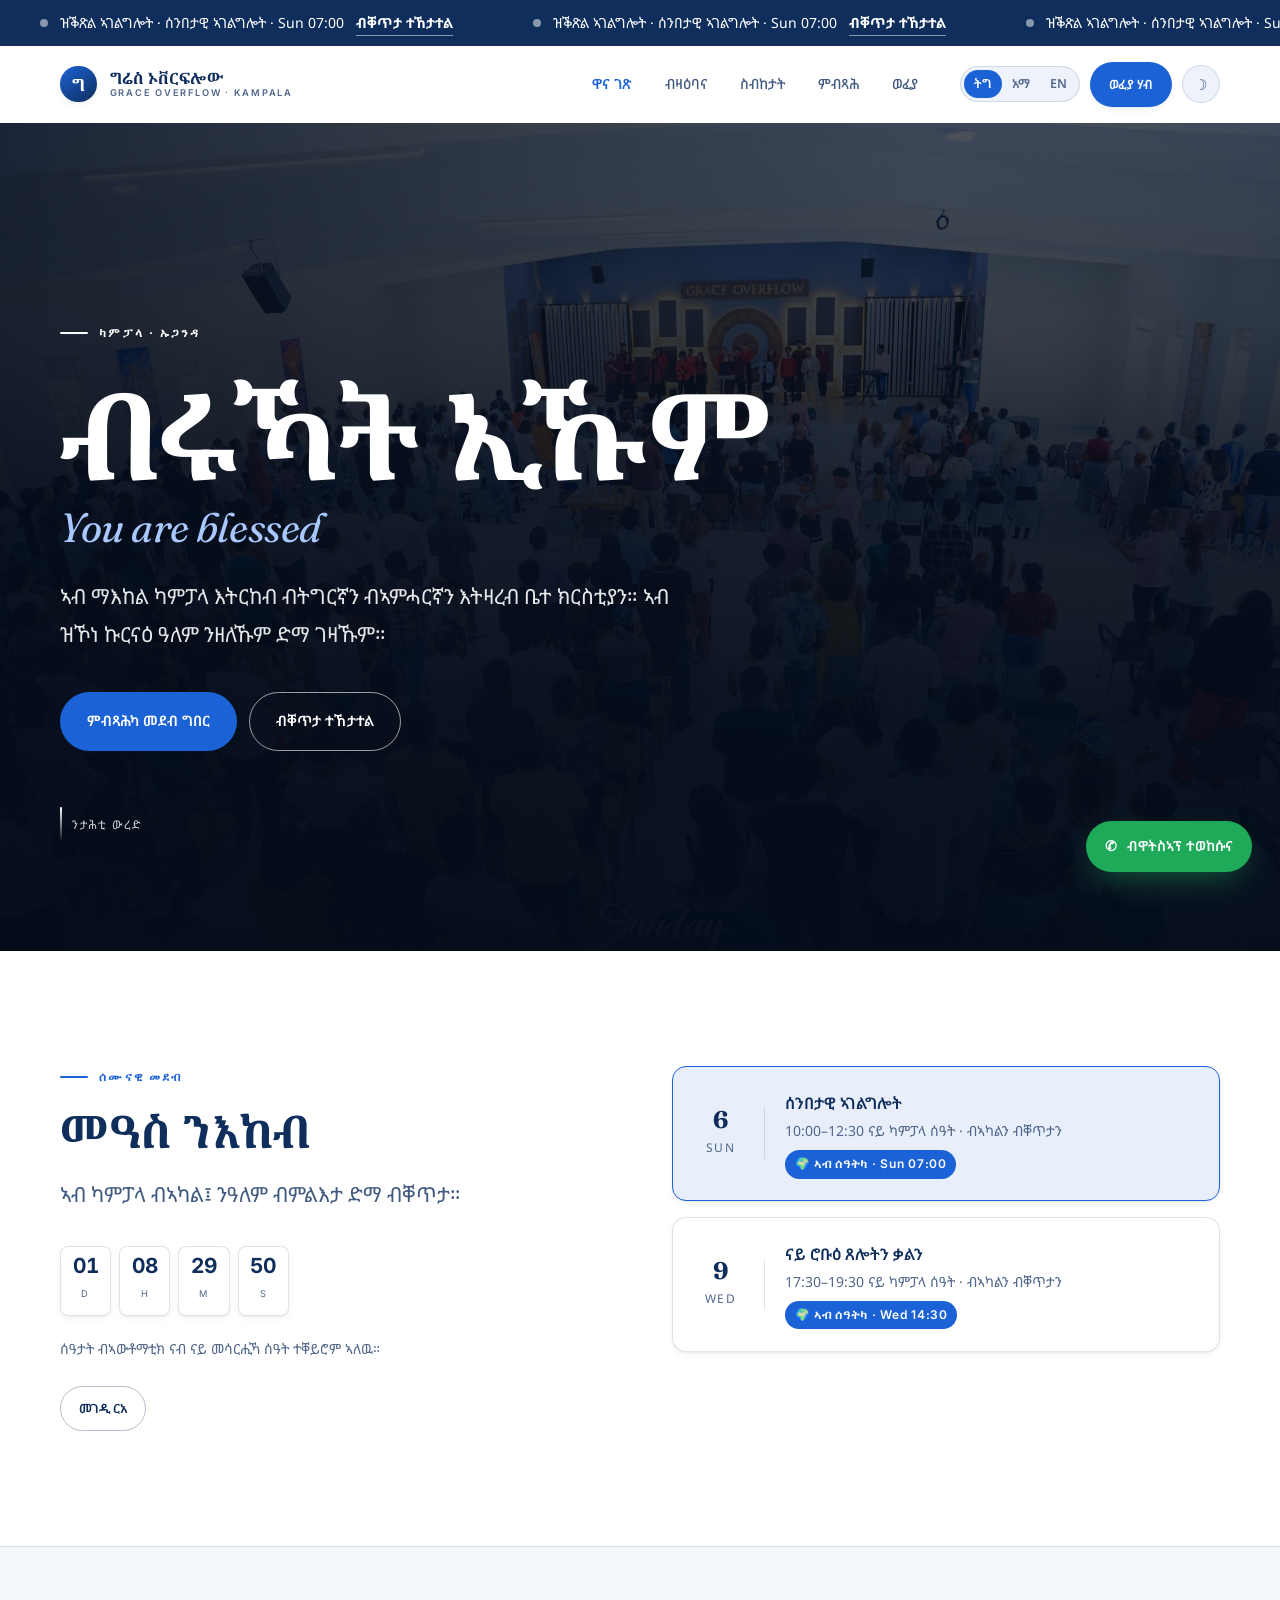
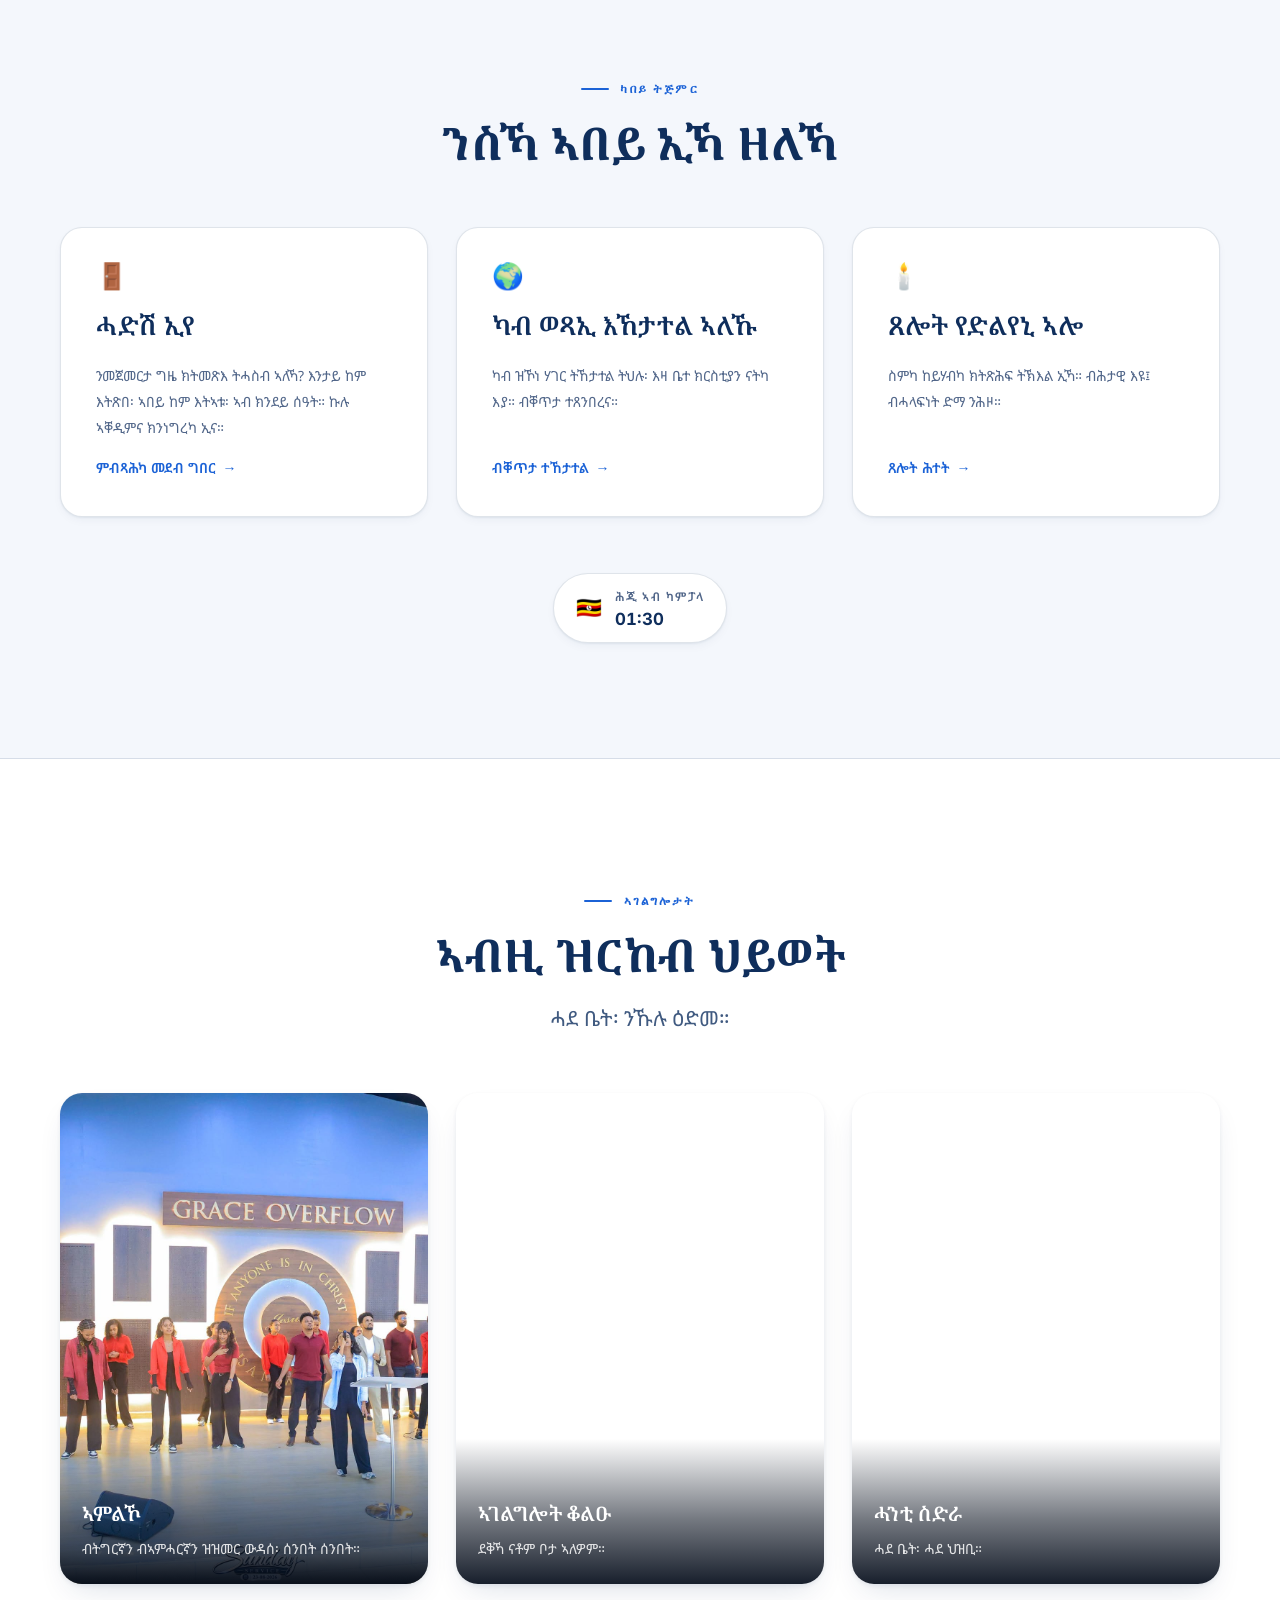
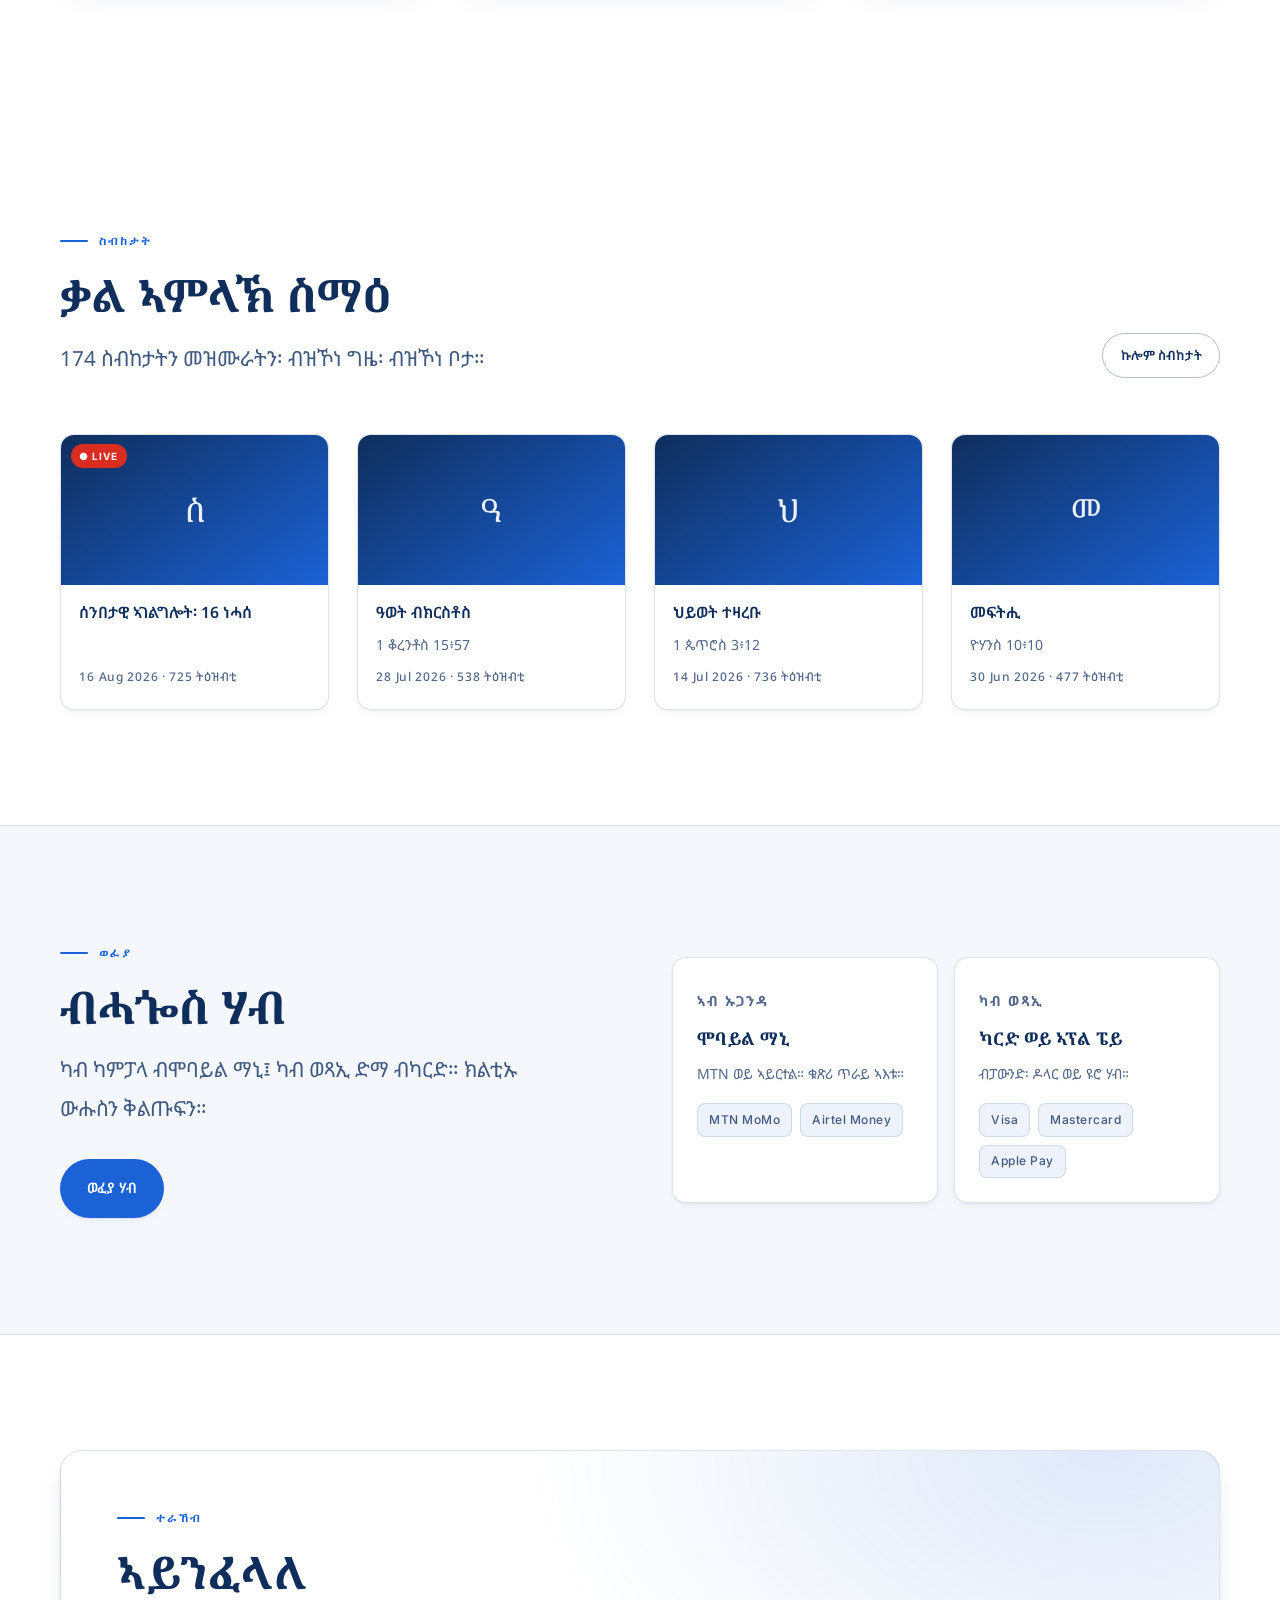
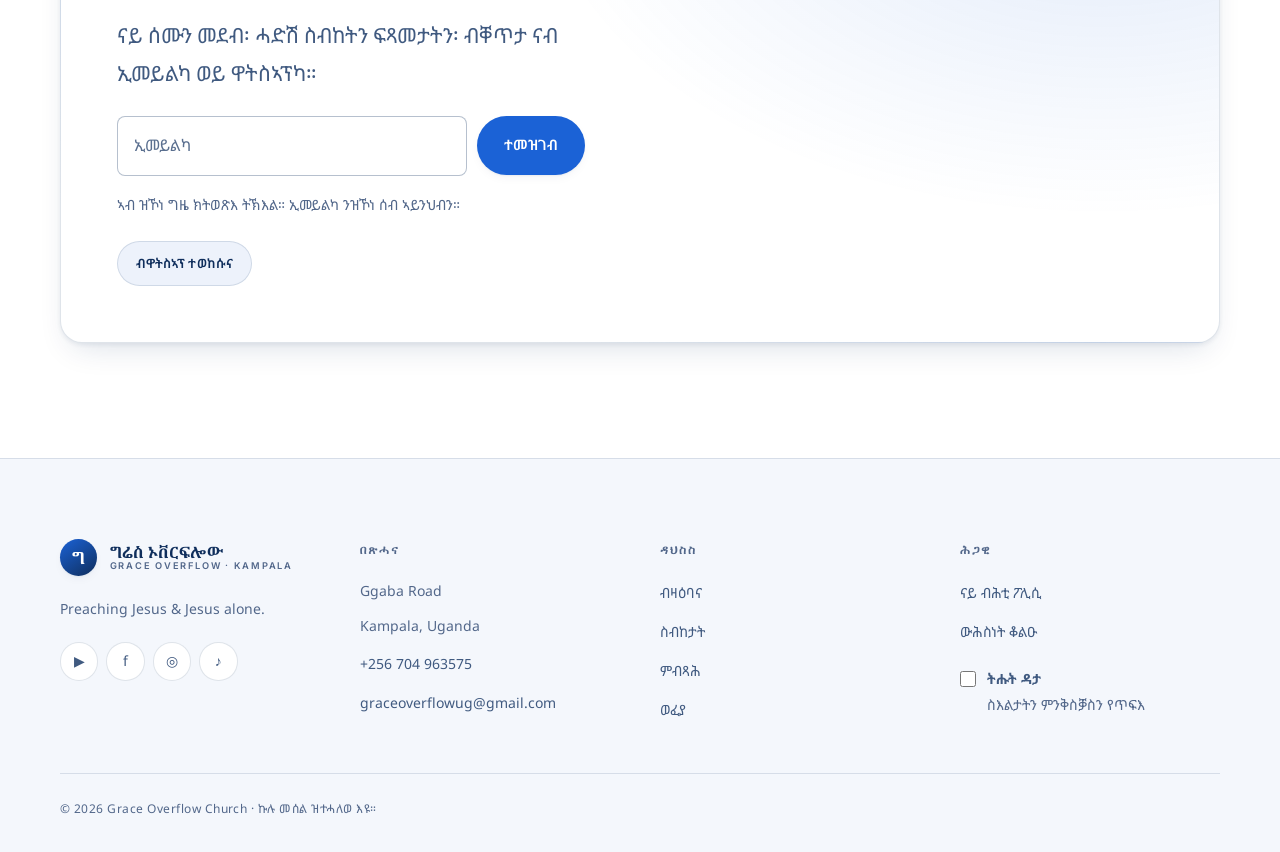
<file: index.html>
<!DOCTYPE html>
<html lang="ti">
<head>
<meta charset="utf-8">
<meta name="viewport" content="width=device-width, initial-scale=1">
<meta name="robots" content="noindex, nofollow">
<title>ግሬስ ኦቨርፍሎው ቤተ ክርስቲያን · Grace Overflow Church · Kampala, Uganda</title>
<meta name="description" content="A Tigrinya and Amharic speaking church in the heart of Kampala, Uganda. Sunday and Wednesday gatherings on Ggaba Road, and live online for our people around the world. ብሩኻት ኢኹም።">
<meta name="theme-color" content="#ffffff" media="(prefers-color-scheme: light)">
<meta name="theme-color" content="#061021" media="(prefers-color-scheme: dark)">

<!-- Open Graph — so a link shared in WhatsApp looks like a church, not a raw URL.
     WhatsApp is the primary sharing channel in Uganda; this matters more than it looks. -->
<meta property="og:type" content="website">
<meta property="og:site_name" content="Grace Overflow Church">
<meta property="og:title" content="ግሬስ ኦቨርፍሎው ቤተ ክርስቲያን · Grace Overflow Church, Kampala">
<meta property="og:description" content="Sundays 10:00 and Wednesdays 17:30 in Kampala. Live online wherever you are.">
<meta property="og:locale" content="ti_ER">
<meta property="og:locale:alternate" content="am_ET">
<meta property="og:locale:alternate" content="en_GB">
<meta name="twitter:card" content="summary_large_image">
<meta property="og:image" content="https://dawitabrahamfekeru-beep.github.io/grace-overflow/assets/img/sanctuary-wide.jpg">
<meta property="og:image:alt" content="A full Sunday service at Grace Overflow Church, Kampala.">

<link rel="alternate" hreflang="ti" href="./?lang=ti">
<link rel="alternate" hreflang="am" href="./?lang=am">
<link rel="alternate" hreflang="en" href="./?lang=en">
<link rel="alternate" hreflang="x-default" href="./">

<link rel="preconnect" href="https://fonts.googleapis.com">
<link rel="preconnect" href="https://fonts.gstatic.com" crossorigin>
<link href="https://fonts.googleapis.com/css2?family=Fraunces:ital,opsz,wght@0,9..144,300..700;1,9..144,300..600&family=Inter:wght@400;500;600;700&family=Noto+Sans+Ethiopic:wght@400;500;600;700&family=Noto+Serif+Ethiopic:wght@400;600;700&display=swap" rel="stylesheet">
<link rel="canonical" href="https://dawitabrahamfekeru-beep.github.io/grace-overflow/">
<meta property="og:url" content="https://dawitabrahamfekeru-beep.github.io/grace-overflow/">
<link rel="stylesheet" href="assets/css/style.css">
<script>try{var t=localStorage.getItem("go.theme");if(t)document.documentElement.setAttribute("data-theme",t);}catch(e){}</script>
<link rel="icon" href="data:image/svg+xml,<svg xmlns='http://www.w3.org/2000/svg' viewBox='0 0 100 100'><circle cx='50' cy='50' r='50' fill='%230f2e5c'/><text y='72' x='50' text-anchor='middle' font-size='62' font-family='serif' fill='%23ffffff'>ግ</text></svg>">

<!-- Structured data: currently they have no Google Business Profile, no map pin,
     no rating. This is the machine-readable half of fixing that. -->
<script type="application/ld+json">
{
  "@context": "https://schema.org",
  "@type": "Church",
  "name": "Grace Overflow Church",
  "alternateName": "ግሬስ ኦቨርፍሎው ቤተ ክርስቲያን",
  "description": "A Tigrinya and Amharic speaking church in Kampala, Uganda, serving the Eritrean and Ethiopian community locally and the diaspora online.",
  "address": {
    "@type": "PostalAddress",
    "streetAddress": "Ggaba Road",
    "addressLocality": "Kampala",
    "addressCountry": "UG"
  },
  "email": "graceoverflowug@gmail.com",
  "telephone": "+256704963575",
  "knowsLanguage": ["ti", "am", "en"],
  "sameAs": [
    "https://www.youtube.com/@GraceOverflowChurch",
    "https://www.facebook.com/p/Grace-Overflow-Church-61551832492168/",
    "https://www.instagram.com/grace_overflow_church/",
    "https://www.tiktok.com/@grace.overflow.ch"
  ],
  "event": [
    { "@type": "Event", "name": "Sunday Service", "eventSchedule": {
        "@type": "Schedule", "byDay": "https://schema.org/Sunday",
        "startTime": "10:00", "endTime": "12:30", "scheduleTimezone": "Africa/Kampala" } },
    { "@type": "Event", "name": "Wednesday Prayer & Word", "eventSchedule": {
        "@type": "Schedule", "byDay": "https://schema.org/Wednesday",
        "startTime": "17:30", "endTime": "19:30", "scheduleTimezone": "Africa/Kampala" } }
  ]
}
</script>
</head>

<body>
<a class="skip" href="#main" data-i18n="nav.skip">ናብ ትሕዝቶ ሕለፍ</a>

<!-- ═══ LIVE STATUS ═══ -->
<div class="statusbar" id="statusbar">
  <div class="statusbar__track" id="statusTrack">
    <div class="statusbar__in">
      <span class="dot" aria-hidden="true"></span>
      <span id="statusLabel">ዝቕጽል ኣገልግሎት</span>
      <a href="watch.html" id="statusLink">ብቐጥታ ተኸታተል</a>
    </div>
  </div>
</div>

<!-- ═══ HEADER ═══ -->
<header class="header">
  <div class="wrap header__in">
    <a class="mark" href="index.html" aria-label="Grace Overflow Church">
      <span class="mark__glyph" aria-hidden="true">ግ</span>
      <span class="mark__text">
        <span class="mark__ti">ግሬስ ኦቨርፍሎው</span>
        <span class="mark__en">Grace Overflow · Kampala</span>
      </span>
    </a>

    <nav class="nav" id="nav" aria-label="Main">
      <a href="index.html" aria-current="page" data-i18n="nav.home">ዋና ገጽ</a>
      <a href="about.html" data-i18n="nav.about">ብዛዕባና</a>
      <a href="watch.html" data-i18n="nav.watch">ስብከታት</a>
      <a href="visit.html" data-i18n="nav.visit">ምብጻሕ</a>
      <a href="give.html" data-i18n="nav.give">ወፈያ</a>
    </nav>

    <div class="header__actions">
      <div class="lang" role="group" aria-label="Language">
        <button type="button" data-lang="ti" aria-pressed="true">ትግ</button>
        <button type="button" data-lang="am" aria-pressed="false">አማ</button>
        <button type="button" data-lang="en" aria-pressed="false">EN</button>
      </div>
      <a class="btn btn-primary btn-sm" href="give.html" data-i18n="cta.give">ወፈያ ሃብ</a>
      <button class="theme" id="theme" type="button" aria-label="Switch light or dark theme" title="Switch light or dark theme">
        <span class="to-dark" aria-hidden="true">&#9789;</span>
        <span class="to-light" aria-hidden="true">&#9788;</span>
      </button>
      <button class="burger" id="burger" aria-expanded="false" aria-controls="nav" data-i18n-aria="nav.menu" aria-label="Menu">
        <span></span><span></span><span></span>
      </button>
    </div>
  </div>
</header>

<main id="main">

<!-- ═══ HERO ═══ -->
<section class="hero hero--full">
  <!-- The photograph is the argument: a real building, full of real people. -->
  <div class="hero__media" aria-hidden="true">
    <img src="assets/img/sanctuary-wide.jpg" width="2048" height="1365" fetchpriority="high" decoding="async"
         alt="">
  </div>
  <div class="hero__scrim" aria-hidden="true"></div>

  <div class="wrap hero__in">
    <div>
        <p class="eyebrow hero__eyebrow" data-i18n="hero.eyebrow">ካምፓላ · ኡጋንዳ</p>

        <h1 class="hero__title">
          <span data-i18n="hero.title">ብሩኻት ኢኹም</span>
          <span class="en" data-i18n="hero.titleEn">You are blessed</span>
        </h1>

        <p class="hero__sub" data-i18n="hero.sub">
          ኣብ ማእከል ካምፓላ እትርከብ ብትግርኛን ብኣምሓርኛን እትዛረብ ቤተ ክርስቲያን። ኣብ ዝኾነ ኩርናዕ ዓለም ንዘለኹም ድማ ገዛኹም።
        </p>

        <div class="hero__cta">
          <a class="btn btn-primary" href="visit.html" data-i18n="cta.plan">ምብጻሕካ መደብ ግበር</a>
          <a class="btn btn-ghost" href="watch.html" data-i18n="cta.watchlive">ብቐጥታ ተኸታተል</a>
        </div>

        <p class="hero__hint"><i aria-hidden="true"></i><span data-i18n="hero.hint">ንታሕቲ ውረድ</span></p>
    </div>
  </div>
</section>

<!-- ═══ WHEN WE GATHER ═══ -->
<section class="section" id="times">
  <div class="wrap">
    <div class="grid" style="grid-template-columns:repeat(auto-fit,minmax(min(100%,320px),1fr));gap:clamp(2rem,5vw,4rem);align-items:start">

      <div class="reveal">
        <p class="eyebrow" data-i18n="svc.eyebrow">ሰሙናዊ መደብ</p>
        <h2 class="display" style="font-size:var(--t-h2);margin-top:1rem" data-i18n="svc.title">መዓስ ንእከብ</h2>
        <p class="lead" style="margin-top:1rem" data-i18n="svc.sub">ኣብ ማዚማ ሞል ብኣካል፤ ንዓለም ብምልእታ ድማ ብቐጥታ።</p>

        <div class="countdown" id="countdown" style="margin-top:2rem" aria-live="polite"></div>

        <p class="small muted" id="tzNote" style="margin-top:1.25rem" data-i18n="svc.tzNote" hidden>
          ሰዓታት ብኣውቶማቲክ ናብ ናይ መሳርሒኻ ሰዓት ተቐይሮም ኣለዉ።
        </p>

        <p style="margin-top:1.5rem">
          <a class="btn btn-ghost btn-sm" href="visit.html" data-i18n="cta.directions">መገዲ ርአ</a>
        </p>
      </div>

      <div class="times reveal" id="services">
        <!-- rendered by app.js from SITE.services -->
      </div>

    </div>
  </div>
</section>

<!-- ═══ WHERE ARE YOU TODAY ═══ -->
<section class="section" style="background:var(--bg-alt);border-block:1px solid var(--line)">
  <div class="wrap">
    <div class="shead shead-center reveal">
      <p class="eyebrow" data-i18n="path.eyebrow">ካበይ ትጅምር</p>
      <h2 class="display" data-i18n="path.title">ንስኻ ኣበይ ኢኻ ዘለኻ</h2>
    </div>

    <div class="grid g-3">
      <a class="path reveal" href="visit.html">
        <span class="path__ico" aria-hidden="true">🚪</span>
        <h3 data-i18n="path.new.t">ሓድሽ ኢየ</h3>
        <p data-i18n="path.new.d">ንመጀመርታ ግዜ ክትመጽእ ትሓስብ ኣለኻ? እንታይ ከም እትጽበ፡ ኣበይ ከም እትኣቱ፡ ኣብ ክንደይ ሰዓት። ኩሉ ኣቐዲምና ክንነግረካ ኢና።</p>
        <span class="path__link" data-i18n="cta.plan">ምብጻሕካ መደብ ግበር</span>
      </a>

      <a class="path reveal" href="watch.html">
        <span class="path__ico" aria-hidden="true">🌍</span>
        <h3 data-i18n="path.abroad.t">ካብ ወጻኢ እኸታተል ኣለኹ</h3>
        <p data-i18n="path.abroad.d">ካብ ዝኾነ ሃገር ትኸታተል ትህሉ፡ እዛ ቤተ ክርስቲያን ናትካ እያ። ብቐጥታ ተጸንበረና።</p>
        <span class="path__link" data-i18n="cta.watchlive">ብቐጥታ ተኸታተል</span>
      </a>

      <a class="path reveal" href="visit.html#prayer">
        <span class="path__ico" aria-hidden="true">🕯️</span>
        <h3 data-i18n="path.prayer.t">ጸሎት የድልየኒ ኣሎ</h3>
        <p data-i18n="path.prayer.d">ስምካ ከይሃብካ ክትጽሕፍ ትኽእል ኢኻ። ብሕታዊ እዩ፤ ብሓላፍነት ድማ ንሕዞ።</p>
        <span class="path__link" data-i18n="pray.title">ጸሎት ሕተት</span>
      </a>
    </div>

    <!-- One clock, not six. This church has one building; a row of city clocks
         reads as a row of branches. It still helps a viewer abroad. -->
    <div id="hubs" style="margin-top:clamp(2rem,5vw,3.5rem);text-align:center"></div>
  </div>
</section>

<!-- ═══ LIFE AT GRACE OVERFLOW ═══ -->
<section class="section">
  <div class="wrap">
    <div class="shead shead-center reveal">
      <p class="eyebrow" data-i18n="min.eyebrow">ኣገልግሎታት</p>
      <h2 class="display" data-i18n="min.title">ኣብዚ ዝርከብ ህይወት</h2>
      <p class="lead" data-i18n="min.sub">ሓደ ቤት፡ ንኹሉ ዕድመ።</p>
    </div>

    <div class="grid g-3">
      <a class="ministry reveal" href="watch.html">
        <img src="assets/img/worship-team.jpg" width="2048" height="1365" loading="lazy" decoding="async"
             alt="The Grace Overflow worship team leading a Sunday service from the stage.">
        <span class="ministry__body">
          <h3 data-i18n="min.worship.t">ኣምልኾ</h3>
          <p data-i18n="min.worship.d">ብትግርኛን ብኣምሓርኛን ዝዝመር ውዳሰ፡ ሰንበት ሰንበት።</p>
        </span>
      </a>

      <a class="ministry reveal" href="visit.html#children">
        <img src="assets/img/children-play.jpg" width="2048" height="1365" loading="lazy" decoding="async"
             alt="Young children playing together during the children's service at Grace Overflow Church.">
        <span class="ministry__body">
          <h3 data-i18n="min.kids.t">ኣገልግሎት ቆልዑ</h3>
          <p data-i18n="min.kids.d">ደቅኻ ናቶም ቦታ ኣለዎም።</p>
        </span>
      </a>

      <a class="ministry reveal" href="visit.html">
        <img src="assets/img/congregation-worship.jpg" width="2048" height="1365" loading="lazy" decoding="async"
             alt="The congregation at Grace Overflow Church standing together in worship.">
        <span class="ministry__body">
          <h3 data-i18n="min.family.t">ሓንቲ ስድራ</h3>
          <p data-i18n="min.family.d">ሓደ ቤት፡ ሓደ ህዝቢ።</p>
        </span>
      </a>
    </div>
  </div>
</section>

<!-- ═══ LATEST MESSAGES ═══ -->
<section class="section">
  <div class="wrap">
    <div class="shead reveal" style="display:flex;flex-wrap:wrap;gap:1.5rem;align-items:end;justify-content:space-between">
      <div>
        <p class="eyebrow" data-i18n="watch.eyebrow">ስብከታት</p>
        <h2 class="display" style="font-size:var(--t-h2);margin-top:1rem" data-i18n="watch.title">ቃል ኣምላኽ ስማዕ</h2>
        <p class="lead" style="margin-top:1rem;max-width:46ch" data-i18n="watch.sub">174 ስብከታትን መዝሙራትን፡ ብዝኾነ ግዜ፡ ብዝኾነ ቦታ።</p>
      </div>
      <a class="btn btn-ghost btn-sm" href="watch.html" data-i18n="cta.watchall">ኩሎም ስብከታት</a>
    </div>

    <div class="grid g-4 reveal" id="sermons" data-limit="4"></div>
  </div>
</section>

<!-- ═══ GIVING ═══ -->
<section class="section" style="background:var(--bg-alt);border-block:1px solid var(--line)">
  <div class="wrap">
    <div class="grid" style="grid-template-columns:repeat(auto-fit,minmax(min(100%,300px),1fr));gap:clamp(2rem,5vw,4rem);align-items:center">
      <div class="reveal">
        <p class="eyebrow" data-i18n="give.eyebrow">ወፈያ</p>
        <h2 class="display" style="font-size:var(--t-h2);margin-top:1rem" data-i18n="give.title">ብሓጐስ ሃብ</h2>
        <p class="lead" style="margin-top:1rem" data-i18n="give.sub">ካብ ካምፓላ ብሞባይል ማኒ፤ ካብ ወጻኢ ድማ ብካርድ። ክልቲኡ ውሑስን ቅልጡፍን።</p>
        <p style="margin-top:2rem"><a class="btn btn-primary" href="give.html" data-i18n="cta.give">ወፈያ ሃብ</a></p>
      </div>

      <div class="rails reveal">
        <div class="rail" aria-hidden="true">
          <p class="rail__tag" data-i18n="give.momo.t">ኣብ ኡጋንዳ</p>
          <h3 data-i18n="give.momo.h">ሞባይል ማኒ</h3>
          <p data-i18n="give.momo.d">MTN ወይ ኣይርተል። ቁጽሪ ጥራይ ኣእቱ።</p>
          <div class="rail__logos"><span class="logo-pill">MTN MoMo</span><span class="logo-pill">Airtel Money</span></div>
        </div>
        <div class="rail" aria-hidden="true">
          <p class="rail__tag" data-i18n="give.card.t">ካብ ወጻኢ</p>
          <h3 data-i18n="give.card.h">ካርድ ወይ ኣፕል ፔይ</h3>
          <p data-i18n="give.card.d">ብፓውንድ፡ ዶላር ወይ ዩሮ ሃብ።</p>
          <div class="rail__logos"><span class="logo-pill">Visa</span><span class="logo-pill">Mastercard</span><span class="logo-pill">Apple Pay</span></div>
        </div>
      </div>
    </div>
  </div>
</section>

<!-- ═══ STAY CONNECTED ═══
     The single most valuable thing on this site. The church has 6,500 Facebook
     followers and cannot contact one of them directly. This fixes that. -->
<section class="section">
  <div class="wrap">
    <div class="connect reveal">
      <div style="max-width:52ch">
        <p class="eyebrow" data-i18n="conn.eyebrow">ተራኸብ</p>
        <h2 class="display" style="font-size:var(--t-h2);margin-top:1rem" data-i18n="conn.title">ኣይንፈላለ</h2>
        <p class="lead" style="margin-top:1rem" data-i18n="conn.sub">ናይ ሰሙን መደብ፡ ሓድሽ ስብከትን ፍጻመታትን፡ ብቐጥታ ናብ ኢመይልካ ወይ ዋትስኣፕካ።</p>

        <form class="connect__form" data-demo="✓ Demo only. Nothing was sent." novalidate>
          <input class="input" type="email" required data-i18n-ph="conn.ph" placeholder="ኢመይልካ" aria-label="Email">
          <button class="btn btn-primary" type="submit" data-i18n="conn.btn">ተመዝገብ</button>
          <p class="small" style="color:var(--success);width:100%" hidden></p>
        </form>

        <p class="small muted" style="margin-top:1rem" data-i18n="conn.note">ኣብ ዝኾነ ግዜ ክትወጽእ ትኽእል። ኢመይልካ ንዝኾነ ሰብ ኣይንህብን።</p>

        <p style="margin-top:1.5rem">
          <a class="btn btn-solid btn-sm" data-wa target="_blank" rel="noopener" href="#" data-i18n="cta.whatsapp">ብዋትስኣፕ ተወከሱና</a>
        </p>
      </div>
    </div>
  </div>
</section>

</main>

<!-- ═══ FOOTER ═══ -->
<footer class="footer">
  <div class="wrap">
    <div class="footer__grid">

      <div>
        <a class="mark" href="index.html" style="margin-bottom:1.25rem">
          <span class="mark__glyph" aria-hidden="true">ግ</span>
          <span class="mark__text">
            <span class="mark__ti">ግሬስ ኦቨርፍሎው</span>
            <span class="mark__en">Grace Overflow · Kampala</span>
          </span>
        </a>
        <p class="small muted" style="max-width:30ch">Preaching Jesus &amp; Jesus alone.</p>
        <div class="socials" style="margin-top:1.25rem">
          <a data-fact="youtube" data-fact-href href="#" target="_blank" rel="noopener" aria-label="YouTube">▶</a>
          <a data-fact="facebook" data-fact-href href="#" target="_blank" rel="noopener" aria-label="Facebook">f</a>
          <a data-fact="instagram" data-fact-href href="#" target="_blank" rel="noopener" aria-label="Instagram">◎</a>
          <a data-fact="tiktok" data-fact-href href="#" target="_blank" rel="noopener" aria-label="TikTok">♪</a>
        </div>
      </div>

      <div>
        <h4 data-i18n="foot.visit">በጽሓና</h4>
        <ul>
          <li class="small muted" data-fact="venue">Ggaba Road</li>
          <li class="small muted" data-fact="city">Kampala, Uganda</li>
          <li><a href="tel:+256704963575" data-fact="phone">+256 704 963575</a></li>
          <li><a href="mailto:graceoverflowug@gmail.com" data-fact="email">graceoverflowug@gmail.com</a></li>
        </ul>
      </div>

      <div>
        <h4 data-i18n="foot.explore">ዳህስስ</h4>
        <ul>
          <li><a href="about.html" data-i18n="nav.about">ብዛዕባና</a></li>
          <li><a href="watch.html" data-i18n="nav.watch">ስብከታት</a></li>
          <li><a href="visit.html" data-i18n="nav.visit">ምብጻሕ</a></li>
          <li><a href="give.html" data-i18n="nav.give">ወፈያ</a></li>
        </ul>
      </div>

      <div>
        <h4 data-i18n="foot.legal">ሕጋዊ</h4>
        <ul>
          <li><a href="#" data-i18n="foot.privacy">ናይ ብሕቲ ፖሊሲ</a></li>
          <li><a href="#" data-i18n="foot.safe">ውሕስነት ቆልዑ</a></li>
        </ul>
        <label class="check" style="margin-top:1.25rem">
          <input type="checkbox" id="lowdata">
          <span>
            <b data-i18n="foot.lowdata">ትሑት ዳታ</b><br>
            <span class="small muted" data-i18n="foot.lowdataD">ስእልታትን ምንቅስቓስን የጥፍእ</span>
          </span>
        </label>
      </div>

    </div>

    <div class="footer__bottom">
      <span>© <span id="year">2026</span> Grace Overflow Church · <span data-i18n="foot.rights">ኩሉ መሰል ዝተሓለወ እዩ።</span></span>    </div>
  </div>
</footer>

<a class="wa" data-wa href="#" target="_blank" rel="noopener">
  <b aria-hidden="true">✆</b><span data-i18n="cta.whatsapp">ብዋትስኣፕ ተወከሱና</span>
</a>

<script src="assets/js/i18n.js"></script>
<script src="assets/js/app.js"></script>
</body>
</html>
</file>
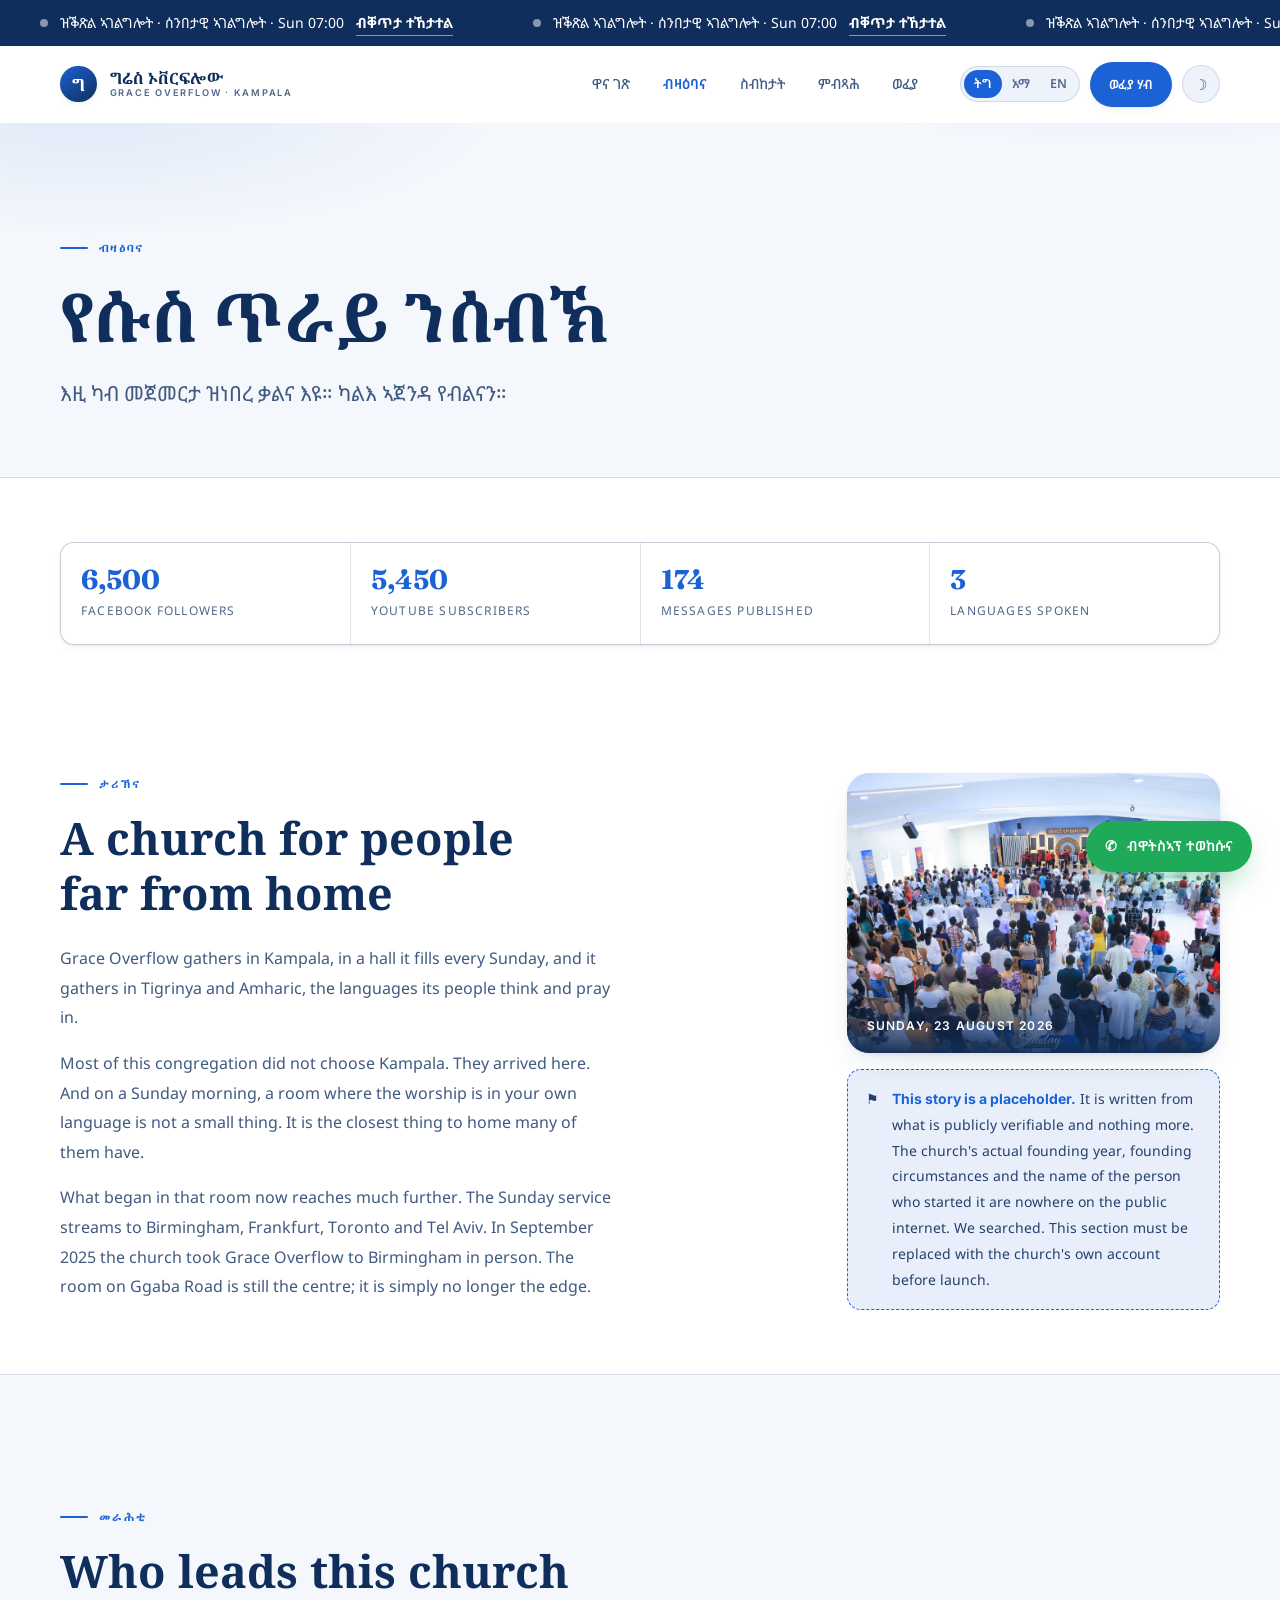
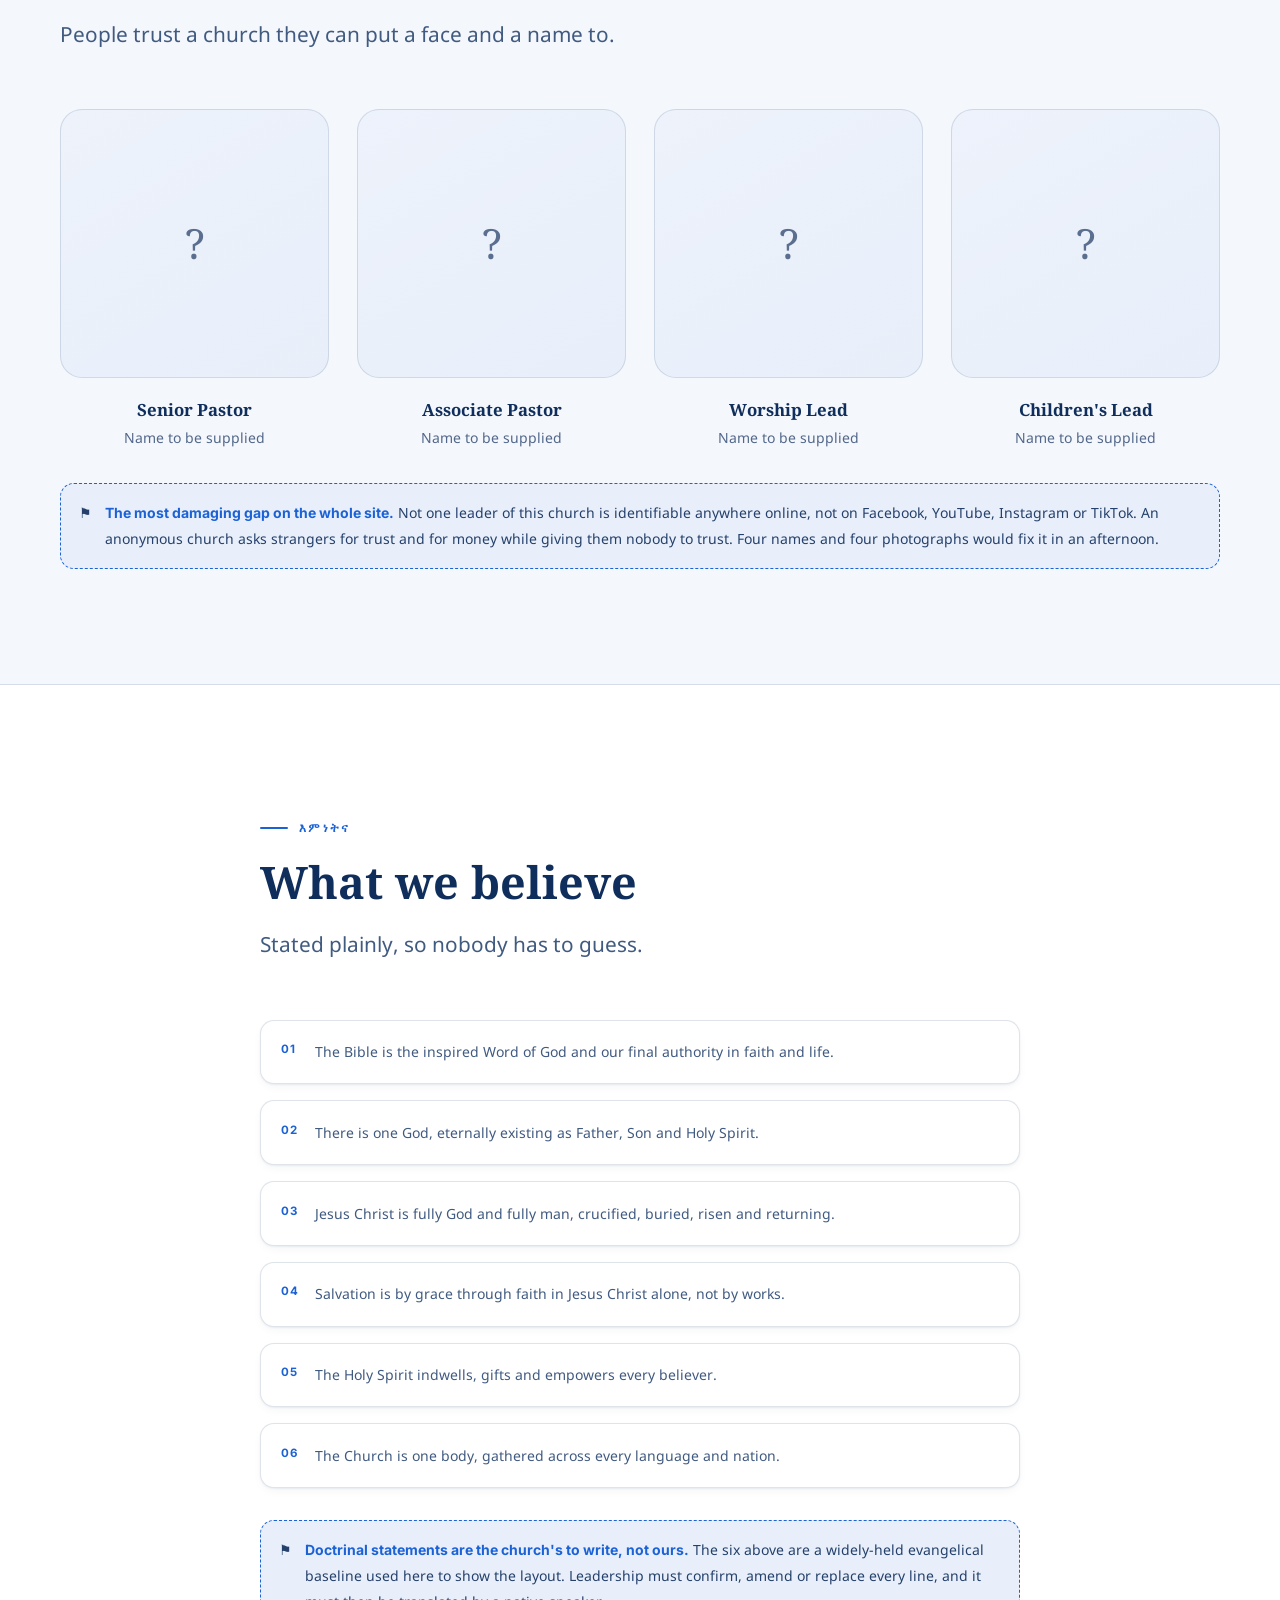
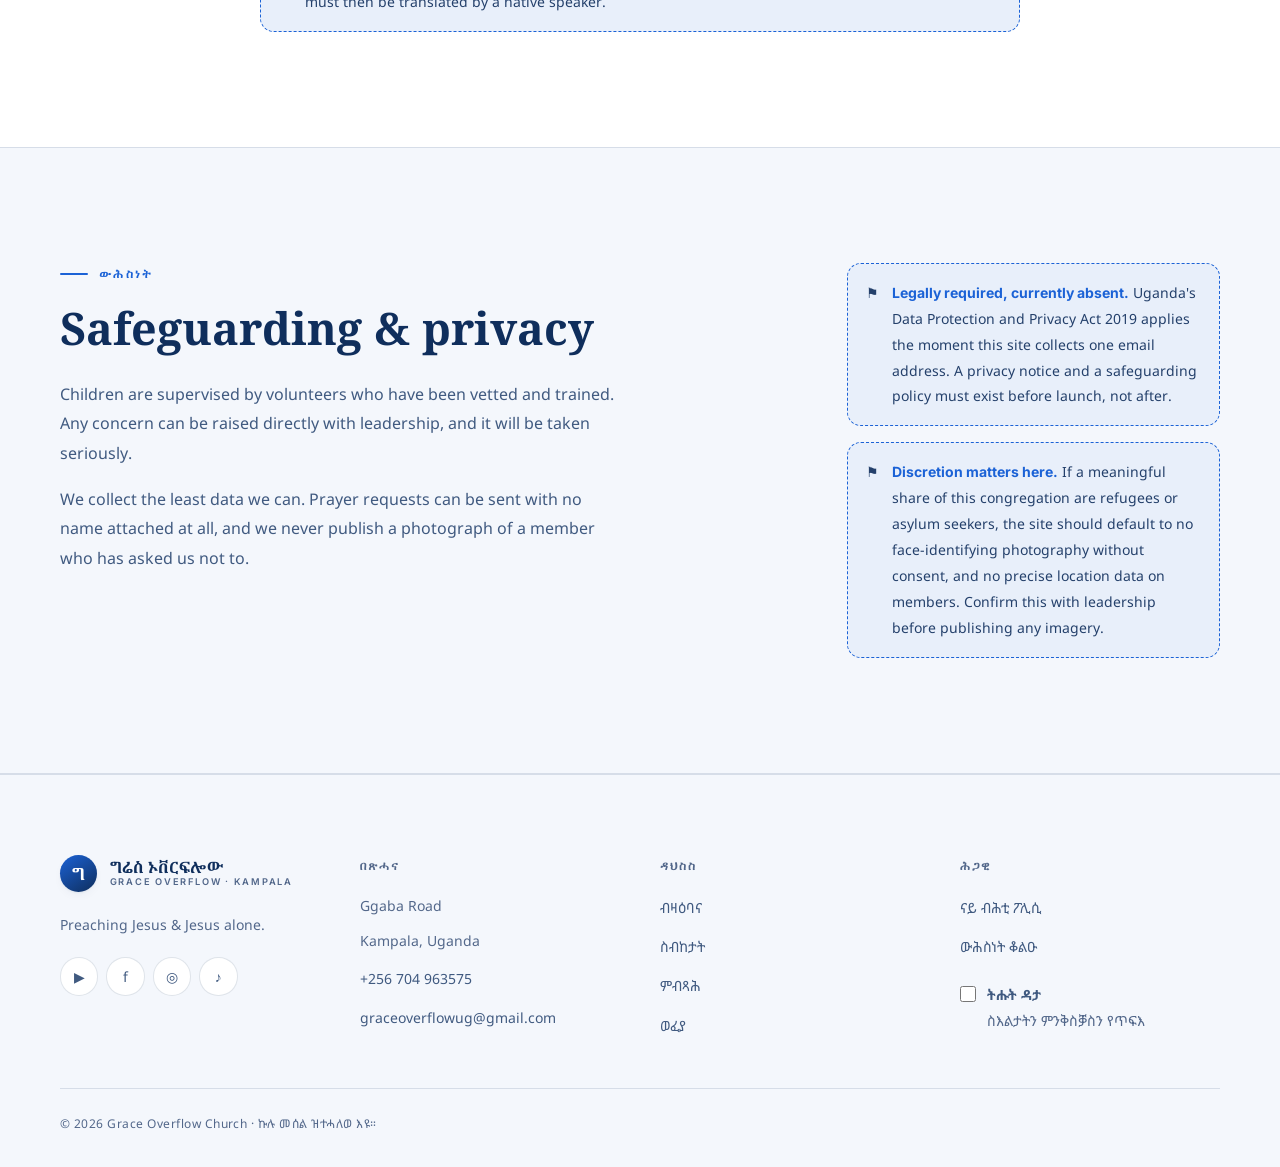
<file: about.html>
<!DOCTYPE html>
<html lang="ti">
<head>
<meta charset="utf-8">
<meta name="viewport" content="width=device-width, initial-scale=1">
<meta name="robots" content="noindex, nofollow">
<title>ብዛዕባና · About · Grace Overflow Church, Kampala</title>
<meta name="description" content="Who we are: a Tigrinya and Amharic speaking church in Kampala, Uganda, preaching Jesus and Jesus alone, and a home for the Eritrean and Ethiopian diaspora around the world.">
<meta name="theme-color" content="#ffffff" media="(prefers-color-scheme: light)">
<meta name="theme-color" content="#061021" media="(prefers-color-scheme: dark)">
<meta property="og:title" content="About · Grace Overflow Church, Kampala">
<meta name="twitter:card" content="summary_large_image">
<meta property="og:image" content="https://dawitabrahamfekeru-beep.github.io/grace-overflow/assets/img/sanctuary-wide.jpg">
<meta property="og:image:alt" content="A full Sunday service at Grace Overflow Church, Kampala.">
<meta property="og:description" content="Preaching Jesus and Jesus alone. Kampala, Uganda.">
<link rel="preconnect" href="https://fonts.googleapis.com">
<link rel="preconnect" href="https://fonts.gstatic.com" crossorigin>
<link href="https://fonts.googleapis.com/css2?family=Fraunces:ital,opsz,wght@0,9..144,300..700;1,9..144,300..600&family=Inter:wght@400;500;600;700&family=Noto+Sans+Ethiopic:wght@400;500;600;700&family=Noto+Serif+Ethiopic:wght@400;600;700&display=swap" rel="stylesheet">
<link rel="canonical" href="https://dawitabrahamfekeru-beep.github.io/grace-overflow/about.html">
<meta property="og:url" content="https://dawitabrahamfekeru-beep.github.io/grace-overflow/about.html">
<link rel="stylesheet" href="assets/css/style.css">
<script>try{var t=localStorage.getItem("go.theme");if(t)document.documentElement.setAttribute("data-theme",t);}catch(e){}</script>
<link rel="icon" href="data:image/svg+xml,<svg xmlns='http://www.w3.org/2000/svg' viewBox='0 0 100 100'><circle cx='50' cy='50' r='50' fill='%230f2e5c'/><text y='72' x='50' text-anchor='middle' font-size='62' font-family='serif' fill='%23ffffff'>ግ</text></svg>">
</head>
<body>
<a class="skip" href="#main" data-i18n="nav.skip">ናብ ትሕዝቶ ሕለፍ</a>

<div class="statusbar" id="statusbar">
  <div class="statusbar__track" id="statusTrack">
    <div class="statusbar__in">
      <span class="dot" aria-hidden="true"></span>
      <span id="statusLabel">ዝቕጽል ኣገልግሎት</span>
      <a href="watch.html" id="statusLink">ብቐጥታ ተኸታተል</a>
    </div>
  </div>
</div>

<header class="header">
  <div class="wrap header__in">
    <a class="mark" href="index.html" aria-label="Grace Overflow Church">
      <span class="mark__glyph" aria-hidden="true">ግ</span>
      <span class="mark__text">
        <span class="mark__ti">ግሬስ ኦቨርፍሎው</span>
        <span class="mark__en">Grace Overflow · Kampala</span>
      </span>
    </a>
    <nav class="nav" id="nav" aria-label="Main">
      <a href="index.html" data-i18n="nav.home">ዋና ገጽ</a>
      <a href="about.html" aria-current="page" data-i18n="nav.about">ብዛዕባና</a>
      <a href="watch.html" data-i18n="nav.watch">ስብከታት</a>
      <a href="visit.html" data-i18n="nav.visit">ምብጻሕ</a>
      <a href="give.html" data-i18n="nav.give">ወፈያ</a>
    </nav>
    <div class="header__actions">
      <div class="lang" role="group" aria-label="Language">
        <button type="button" data-lang="ti" aria-pressed="true">ትግ</button>
        <button type="button" data-lang="am" aria-pressed="false">አማ</button>
        <button type="button" data-lang="en" aria-pressed="false">EN</button>
      </div>
      <a class="btn btn-primary btn-sm" href="give.html" data-i18n="cta.give">ወፈያ ሃብ</a>
      <button class="theme" id="theme" type="button" aria-label="Switch light or dark theme" title="Switch light or dark theme">
        <span class="to-dark" aria-hidden="true">&#9789;</span>
        <span class="to-light" aria-hidden="true">&#9788;</span>
      </button>
      <button class="burger" id="burger" aria-expanded="false" aria-controls="nav" aria-label="Menu">
        <span></span><span></span><span></span>
      </button>
    </div>
  </div>
</header>

<main id="main">

<section class="pagehead">
  <div class="pagehead__light" aria-hidden="true"></div>
  <div class="wrap">
    <p class="eyebrow" data-i18n="about.eyebrow">ብዛዕባና</p>
    <h1 class="display" data-i18n="about.title">የሱስ ጥራይ ንሰብኽ</h1>
    <p class="lead" data-i18n="about.sub">እዚ ካብ መጀመርታ ዝነበረ ቃልና እዩ። ካልእ ኣጀንዳ የብልናን።</p>
  </div>
</section>

<!-- ═══ THE NUMBERS ═══
     All four are real, counted from the church's own public channels in Aug 2026. -->
<section class="section" style="padding-block:clamp(2.5rem,6vw,4rem)">
  <div class="wrap">
    <div class="strip reveal">
      <div><b>6,500</b><span>Facebook followers</span></div>
      <div><b>5,450</b><span>YouTube subscribers</span></div>
      <div><b>174</b><span>Messages published</span></div>
      <div><b>3</b><span>Languages spoken</span></div>
    </div>
  </div>
</section>

<!-- ═══ STORY ═══ -->
<section class="section" style="padding-block:clamp(2rem,5vw,4rem)">
  <div class="wrap">
    <div class="split">
      <div class="reveal">
        <p class="eyebrow" data-i18n="about.story">ታሪኽና</p>
        <h2 class="display" style="font-size:var(--t-h2);margin-top:1rem">A church for people far from home</h2>
        <div class="prose stack" style="margin-top:1.5rem;color:var(--ink-3)">
          <p>Grace Overflow gathers in Kampala, in a hall it fills every Sunday, and it gathers
          in Tigrinya and Amharic, the languages its people think and pray in.</p>
          <p>Most of this congregation did not choose Kampala. They arrived here. And on a Sunday morning,
          a room where the worship is in your own language is not a small thing. It is the closest thing
          to home many of them have.</p>
          <p>What began in that room now reaches much further. The Sunday service streams to Birmingham,
          Frankfurt, Toronto and Tel Aviv. In September 2025 the church took Grace Overflow to Birmingham
          in person. The room on Ggaba Road is still the centre; it is simply no longer the edge.</p>
        </div>
      </div>

      <div class="reveal stack">
        <figure class="figure figure-4x3">
          <img src="assets/img/sanctuary-full.jpg" width="2048" height="1365" loading="lazy" decoding="async"
               alt="A full Sunday service at Grace Overflow Church, Kampala, seen from the rear of the auditorium.">
          <figcaption class="figure__cap">Sunday, 23 August 2026</figcaption>
        </figure>

        <div class="gap">
          <span aria-hidden="true">⚑</span>
          <span><b>This story is a placeholder.</b> It is written from what is publicly verifiable and
          nothing more. The church's actual founding year, founding circumstances and the name of the
          person who started it are nowhere on the public internet. We searched. This section must be
          replaced with the church's own account before launch.</span>
        </div>
      </div>
    </div>
  </div>
</section>

<!-- ═══ LEADERSHIP ═══ -->
<section class="section" style="background:var(--bg-alt);border-block:1px solid var(--line)">
  <div class="wrap">
    <div class="shead reveal">
      <p class="eyebrow" data-i18n="about.leaders">መራሕቲ</p>
      <h2 class="display" style="font-size:var(--t-h2)">Who leads this church</h2>
      <p class="lead">People trust a church they can put a face and a name to.</p>
    </div>

    <div class="grid g-4 reveal">
      <div class="leader"><div class="leader__face" aria-hidden="true">?</div><h3>Senior Pastor</h3><p>Name to be supplied</p></div>
      <div class="leader"><div class="leader__face" aria-hidden="true">?</div><h3>Associate Pastor</h3><p>Name to be supplied</p></div>
      <div class="leader"><div class="leader__face" aria-hidden="true">?</div><h3>Worship Lead</h3><p>Name to be supplied</p></div>
      <div class="leader"><div class="leader__face" aria-hidden="true">?</div><h3>Children's Lead</h3><p>Name to be supplied</p></div>
    </div>

    <div class="gap reveal" style="margin-top:2rem">
      <span aria-hidden="true">⚑</span>
      <span><b>The most damaging gap on the whole site.</b> Not one leader of this church is identifiable
      anywhere online, not on Facebook, YouTube, Instagram or TikTok. An anonymous church asks strangers
      for trust and for money while giving them nobody to trust. Four names and four photographs would
      fix it in an afternoon.</span>
    </div>
  </div>
</section>

<!-- ═══ BELIEFS ═══ -->
<section class="section">
  <div class="wrap wrap-narrow">
    <div class="shead reveal">
      <p class="eyebrow" data-i18n="about.belief">እምነትና</p>
      <h2 class="display" style="font-size:var(--t-h2)">What we believe</h2>
      <p class="lead">Stated plainly, so nobody has to guess.</p>
    </div>

    <ol class="beliefs reveal">
      <li>The Bible is the inspired Word of God and our final authority in faith and life.</li>
      <li>There is one God, eternally existing as Father, Son and Holy Spirit.</li>
      <li>Jesus Christ is fully God and fully man, crucified, buried, risen and returning.</li>
      <li>Salvation is by grace through faith in Jesus Christ alone, not by works.</li>
      <li>The Holy Spirit indwells, gifts and empowers every believer.</li>
      <li>The Church is one body, gathered across every language and nation.</li>
    </ol>

    <div class="gap reveal" style="margin-top:2rem">
      <span aria-hidden="true">⚑</span>
      <span><b>Doctrinal statements are the church's to write, not ours.</b> The six above are a
      widely-held evangelical baseline used here to show the layout. Leadership must confirm, amend
      or replace every line, and it must then be translated by a native speaker.</span>
    </div>
  </div>
</section>

<!-- ═══ SAFEGUARDING ═══ -->
<section class="section" style="background:var(--bg-alt);border-block:1px solid var(--line)">
  <div class="wrap">
    <div class="split">
      <div class="reveal">
        <p class="eyebrow" data-i18n="about.safe">ውሕስነት</p>
        <h2 class="display" style="font-size:var(--t-h2);margin-top:1rem">Safeguarding &amp; privacy</h2>
        <div class="prose stack" style="margin-top:1.5rem;color:var(--ink-3)">
          <p>Children are supervised by volunteers who have been vetted and trained. Any concern can be
          raised directly with leadership, and it will be taken seriously.</p>
          <p>We collect the least data we can. Prayer requests can be sent with no name attached at all,
          and we never publish a photograph of a member who has asked us not to.</p>
        </div>
      </div>

      <div class="reveal stack">
        <div class="gap">
          <span aria-hidden="true">⚑</span>
          <span><b>Legally required, currently absent.</b> Uganda's Data Protection and Privacy Act 2019
          applies the moment this site collects one email address. A privacy notice and a safeguarding
          policy must exist before launch, not after.</span>
        </div>
        <div class="gap">
          <span aria-hidden="true">⚑</span>
          <span><b>Discretion matters here.</b> If a meaningful share of this congregation are refugees or
          asylum seekers, the site should default to no face-identifying photography without consent, and
          no precise location data on members. Confirm this with leadership before publishing any imagery.</span>
        </div>
      </div>
    </div>
  </div>
</section>

</main>

<footer class="footer">
  <div class="wrap">
    <div class="footer__grid">
      <div>
        <a class="mark" href="index.html" style="margin-bottom:1.25rem">
          <span class="mark__glyph" aria-hidden="true">ግ</span>
          <span class="mark__text">
            <span class="mark__ti">ግሬስ ኦቨርፍሎው</span>
            <span class="mark__en">Grace Overflow · Kampala</span>
          </span>
        </a>
        <p class="small muted" style="max-width:30ch">Preaching Jesus &amp; Jesus alone.</p>
        <div class="socials" style="margin-top:1.25rem">
          <a data-fact="youtube" data-fact-href href="#" target="_blank" rel="noopener" aria-label="YouTube">▶</a>
          <a data-fact="facebook" data-fact-href href="#" target="_blank" rel="noopener" aria-label="Facebook">f</a>
          <a data-fact="instagram" data-fact-href href="#" target="_blank" rel="noopener" aria-label="Instagram">◎</a>
          <a data-fact="tiktok" data-fact-href href="#" target="_blank" rel="noopener" aria-label="TikTok">♪</a>
        </div>
      </div>
      <div>
        <h4 data-i18n="foot.visit">በጽሓና</h4>
        <ul>
          <li class="small muted" data-fact="venue"></li>
          <li class="small muted" data-fact="city"></li>
          <li><a href="#" data-fact="phone"></a></li>
          <li><a href="#" data-fact="email"></a></li>
        </ul>
      </div>
      <div>
        <h4 data-i18n="foot.explore">ዳህስስ</h4>
        <ul>
          <li><a href="about.html" data-i18n="nav.about">ብዛዕባና</a></li>
          <li><a href="watch.html" data-i18n="nav.watch">ስብከታት</a></li>
          <li><a href="visit.html" data-i18n="nav.visit">ምብጻሕ</a></li>
          <li><a href="give.html" data-i18n="nav.give">ወፈያ</a></li>
        </ul>
      </div>
      <div>
        <h4 data-i18n="foot.legal">ሕጋዊ</h4>
        <ul>
          <li><a href="#" data-i18n="foot.privacy">ናይ ብሕቲ ፖሊሲ</a></li>
          <li><a href="#" data-i18n="foot.safe">ውሕስነት ቆልዑ</a></li>
        </ul>
        <label class="check" style="margin-top:1.25rem">
          <input type="checkbox" id="lowdata">
          <span><b data-i18n="foot.lowdata">ትሑት ዳታ</b><br>
          <span class="small muted" data-i18n="foot.lowdataD">ስእልታትን ምንቅስቓስን የጥፍእ</span></span>
        </label>
      </div>
    </div>
    <div class="footer__bottom">
      <span>© <span id="year">2026</span> Grace Overflow Church · <span data-i18n="foot.rights">ኩሉ መሰል ዝተሓለወ እዩ።</span></span>    </div>
  </div>
</footer>

<a class="wa" data-wa href="#" target="_blank" rel="noopener">
  <b aria-hidden="true">✆</b><span data-i18n="cta.whatsapp">ብዋትስኣፕ ተወከሱና</span>
</a>

<script src="assets/js/i18n.js"></script>
<script src="assets/js/app.js"></script>
</body>
</html>
</file>
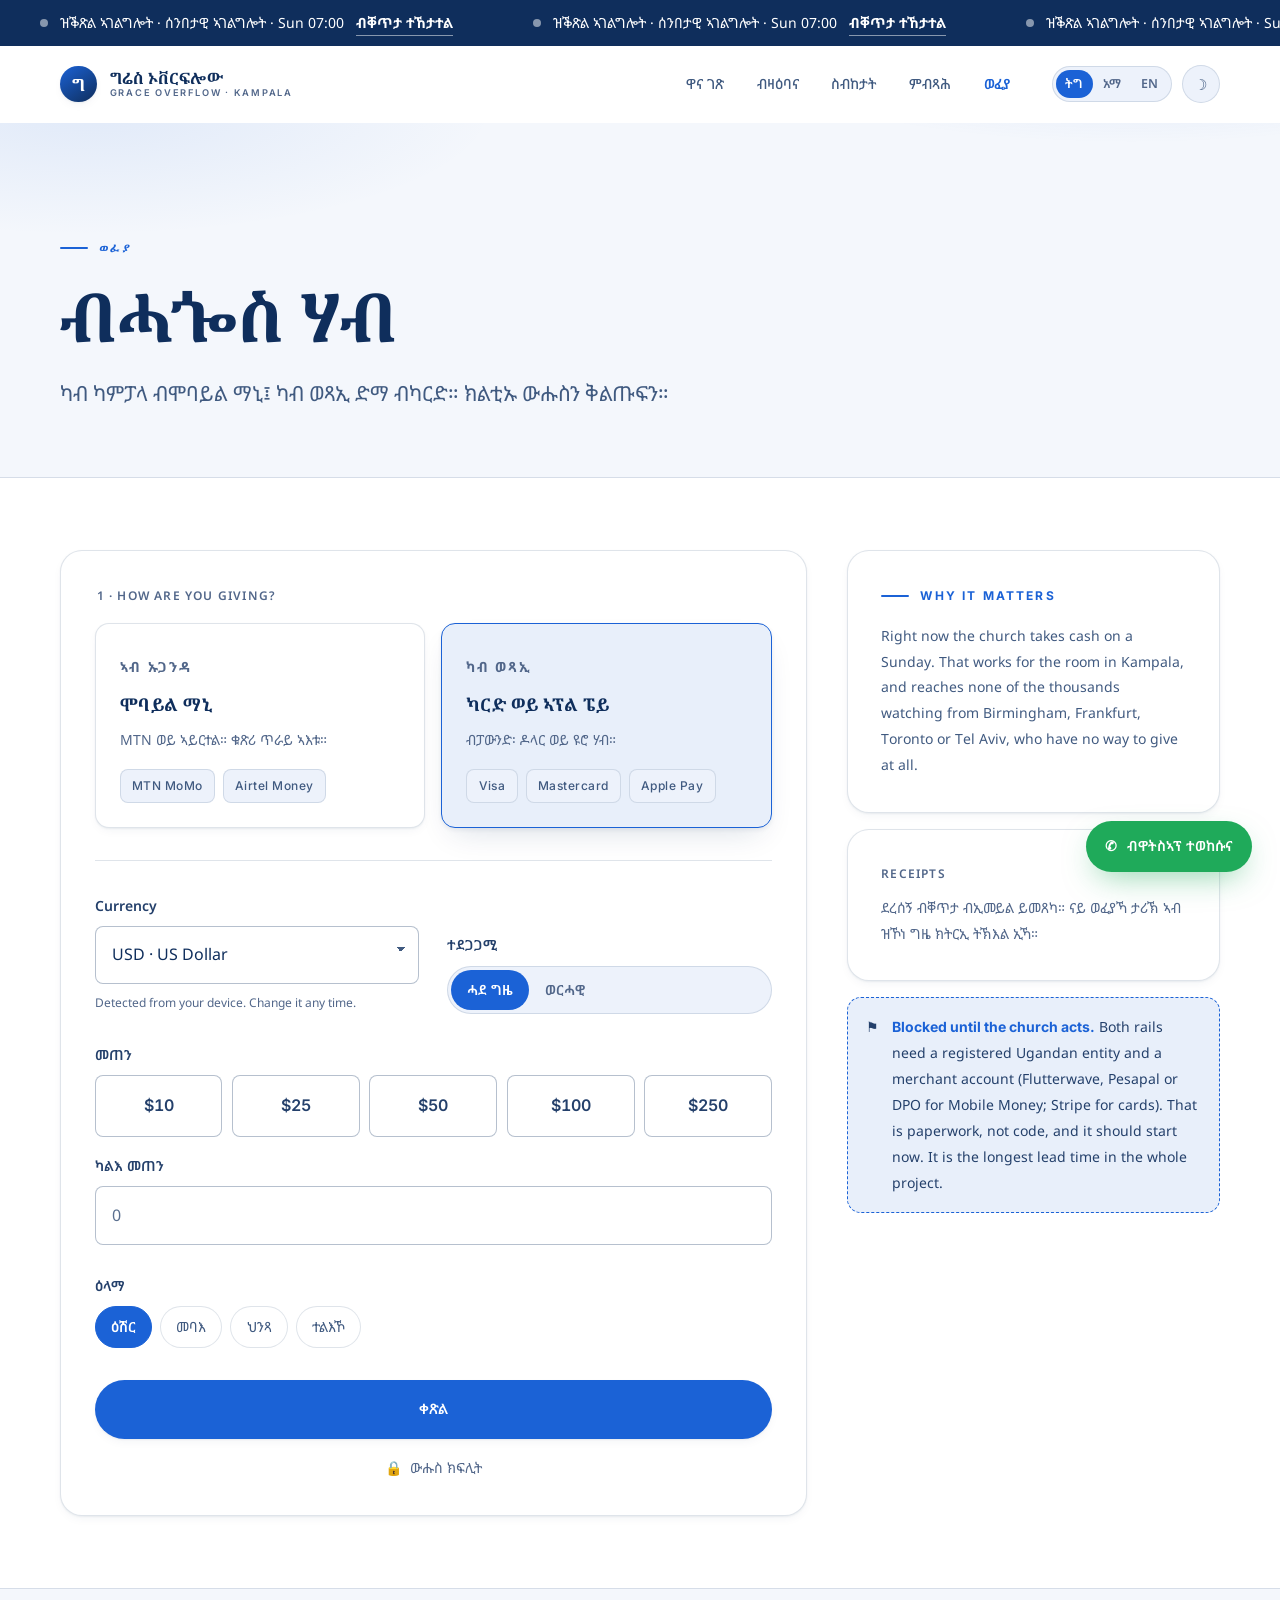
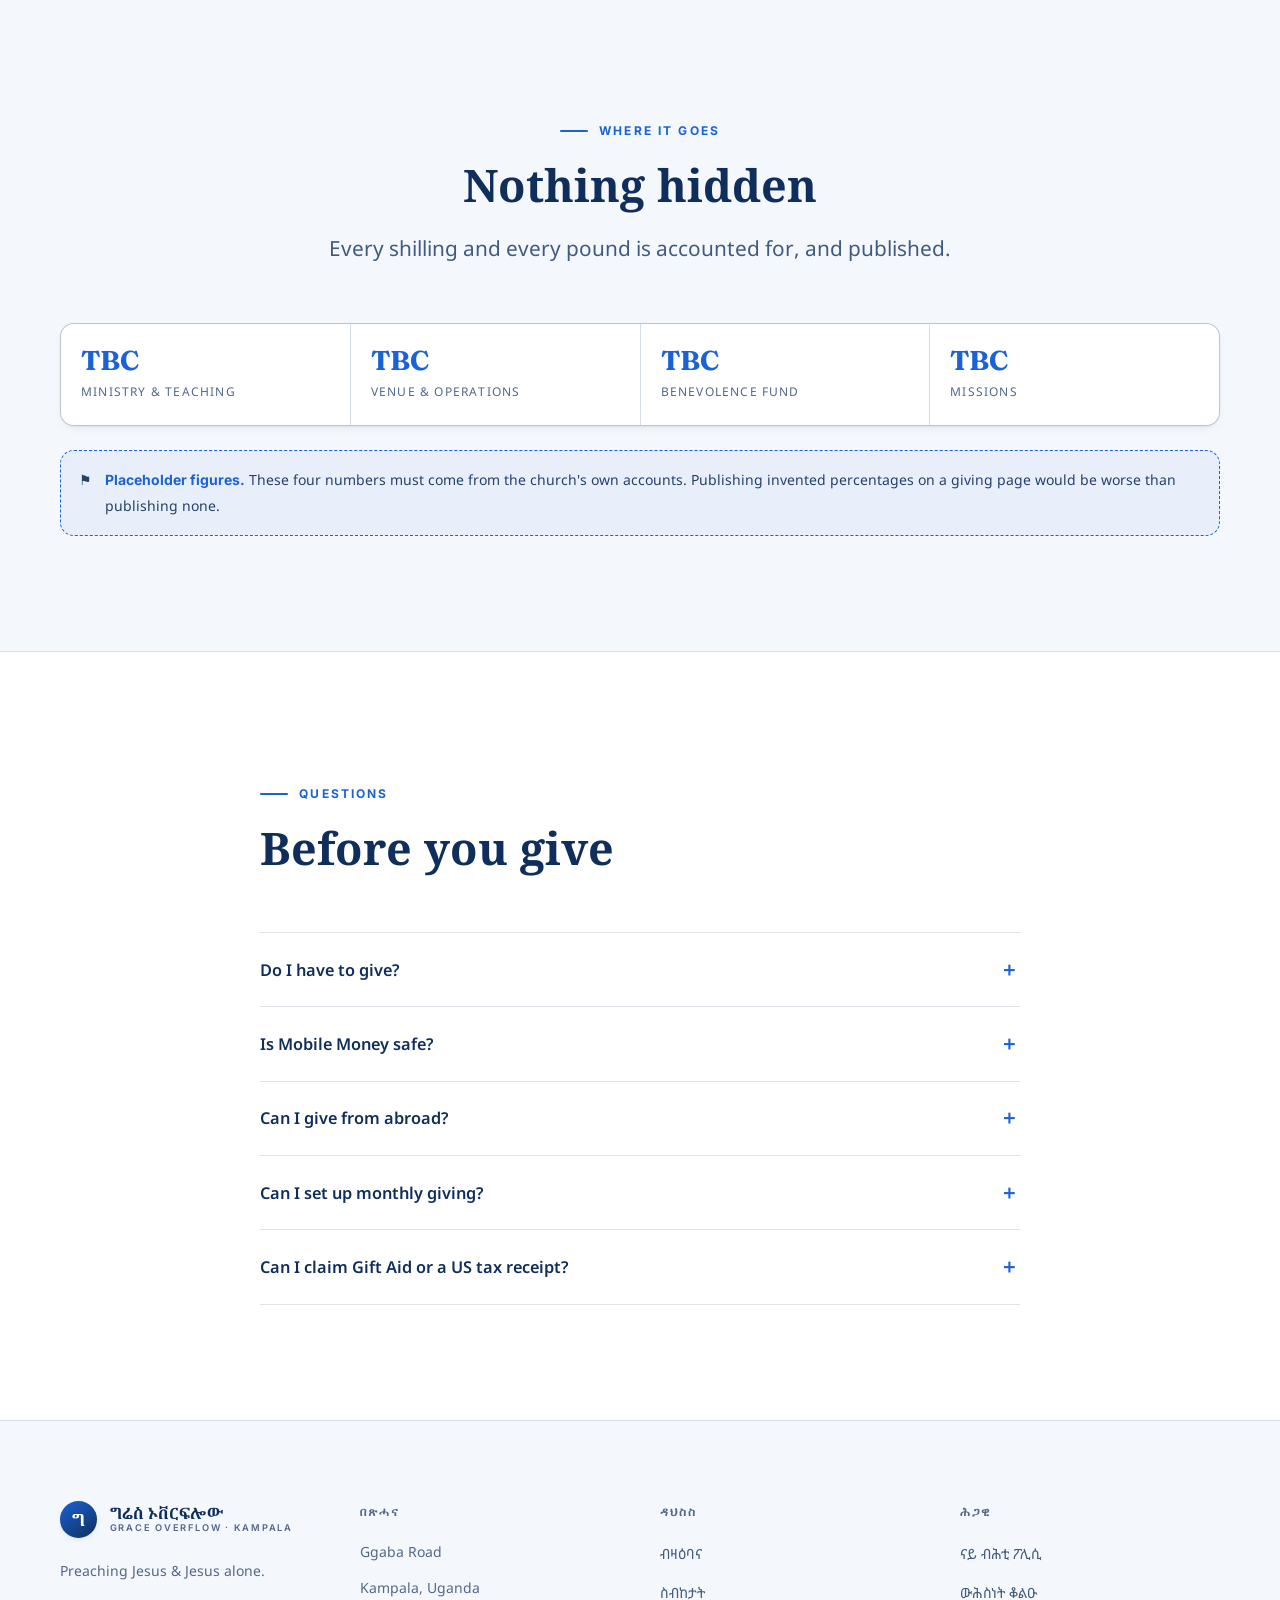
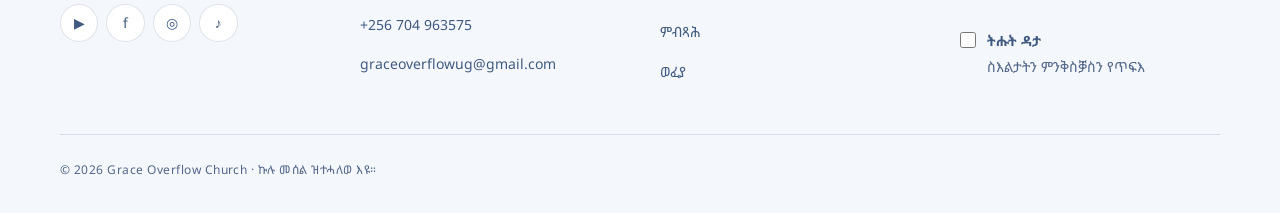
<file: give.html>
<!DOCTYPE html>
<html lang="ti">
<head>
<meta charset="utf-8">
<meta name="viewport" content="width=device-width, initial-scale=1">
<meta name="robots" content="noindex, nofollow">
<title>ወፈያ · Give · Grace Overflow Church, Kampala</title>
<meta name="description" content="Give to Grace Overflow Church, Kampala. MTN and Airtel Mobile Money in Uganda; card, Apple Pay and Google Pay in GBP, EUR, USD and CAD from anywhere else.">
<meta name="theme-color" content="#ffffff" media="(prefers-color-scheme: light)">
<meta name="theme-color" content="#061021" media="(prefers-color-scheme: dark)">
<meta property="og:title" content="Give · Grace Overflow Church, Kampala">
<meta name="twitter:card" content="summary_large_image">
<meta property="og:image" content="https://dawitabrahamfekeru-beep.github.io/grace-overflow/assets/img/sanctuary-wide.jpg">
<meta property="og:image:alt" content="A full Sunday service at Grace Overflow Church, Kampala.">
<meta property="og:description" content="Mobile Money in Uganda. Card from anywhere else. Under a minute, either way.">
<link rel="preconnect" href="https://fonts.googleapis.com">
<link rel="preconnect" href="https://fonts.gstatic.com" crossorigin>
<link href="https://fonts.googleapis.com/css2?family=Fraunces:ital,opsz,wght@0,9..144,300..700;1,9..144,300..600&family=Inter:wght@400;500;600;700&family=Noto+Sans+Ethiopic:wght@400;500;600;700&family=Noto+Serif+Ethiopic:wght@400;600;700&display=swap" rel="stylesheet">
<link rel="canonical" href="https://dawitabrahamfekeru-beep.github.io/grace-overflow/give.html">
<meta property="og:url" content="https://dawitabrahamfekeru-beep.github.io/grace-overflow/give.html">
<link rel="stylesheet" href="assets/css/style.css">
<script>try{var t=localStorage.getItem("go.theme");if(t)document.documentElement.setAttribute("data-theme",t);}catch(e){}</script>
<link rel="icon" href="data:image/svg+xml,<svg xmlns='http://www.w3.org/2000/svg' viewBox='0 0 100 100'><circle cx='50' cy='50' r='50' fill='%230f2e5c'/><text y='72' x='50' text-anchor='middle' font-size='62' font-family='serif' fill='%23ffffff'>ግ</text></svg>">
</head>
<body>
<a class="skip" href="#main" data-i18n="nav.skip">ናብ ትሕዝቶ ሕለፍ</a>

<div class="statusbar" id="statusbar">
  <div class="statusbar__track" id="statusTrack">
    <div class="statusbar__in">
      <span class="dot" aria-hidden="true"></span>
      <span id="statusLabel">ዝቕጽል ኣገልግሎት</span>
      <a href="watch.html" id="statusLink">ብቐጥታ ተኸታተል</a>
    </div>
  </div>
</div>

<header class="header">
  <div class="wrap header__in">
    <a class="mark" href="index.html" aria-label="Grace Overflow Church">
      <span class="mark__glyph" aria-hidden="true">ግ</span>
      <span class="mark__text">
        <span class="mark__ti">ግሬስ ኦቨርፍሎው</span>
        <span class="mark__en">Grace Overflow · Kampala</span>
      </span>
    </a>
    <nav class="nav" id="nav" aria-label="Main">
      <a href="index.html" data-i18n="nav.home">ዋና ገጽ</a>
      <a href="about.html" data-i18n="nav.about">ብዛዕባና</a>
      <a href="watch.html" data-i18n="nav.watch">ስብከታት</a>
      <a href="visit.html" data-i18n="nav.visit">ምብጻሕ</a>
      <a href="give.html" aria-current="page" data-i18n="nav.give">ወፈያ</a>
    </nav>
    <div class="header__actions">
      <div class="lang" role="group" aria-label="Language">
        <button type="button" data-lang="ti" aria-pressed="true">ትግ</button>
        <button type="button" data-lang="am" aria-pressed="false">አማ</button>
        <button type="button" data-lang="en" aria-pressed="false">EN</button>
      </div>
      <button class="theme" id="theme" type="button" aria-label="Switch light or dark theme" title="Switch light or dark theme">
        <span class="to-dark" aria-hidden="true">&#9789;</span>
        <span class="to-light" aria-hidden="true">&#9788;</span>
      </button>
      <button class="burger" id="burger" aria-expanded="false" aria-controls="nav" aria-label="Menu">
        <span></span><span></span><span></span>
      </button>
    </div>
  </div>
</header>

<main id="main">

<section class="pagehead">
  <div class="pagehead__light" aria-hidden="true"></div>
  <div class="wrap">
    <p class="eyebrow" data-i18n="give.eyebrow">ወፈያ</p>
    <h1 class="display" data-i18n="give.title">ብሓጐስ ሃብ</h1>
    <p class="lead" data-i18n="give.sub">ካብ ካምፓላ ብሞባይል ማኒ፤ ካብ ወጻኢ ድማ ብካርድ። ክልቲኡ ውሑስን ቅልጡፍን።</p>
  </div>
</section>

<section class="section" style="padding-block:clamp(2.5rem,6vw,4.5rem)">
  <div class="wrap">
    <div class="split">

      <!-- ═══ THE WIDGET ═══
           Two payment rails on one screen. A member in Kampala and a member in
           Birmingham have completely different payment habits; the page detects
           which one you are and puts the right rail first, without hiding the other. -->
      <div class="card reveal">

        <fieldset style="border:0;padding:0;margin:0">
          <legend class="micro" style="margin-bottom:1rem">1 · How are you giving?</legend>
          <div class="rails">
            <button type="button" class="rail" data-rail="momo" aria-pressed="true">
              <p class="rail__tag" data-i18n="give.momo.t">ኣብ ኡጋንዳ</p>
              <h3 data-i18n="give.momo.h">ሞባይል ማኒ</h3>
              <p data-i18n="give.momo.d">MTN ወይ ኣይርተል። ቁጽሪ ጥራይ ኣእቱ።</p>
              <span class="rail__logos"><span class="logo-pill">MTN MoMo</span><span class="logo-pill">Airtel Money</span></span>
            </button>
            <button type="button" class="rail" data-rail="card" aria-pressed="false">
              <p class="rail__tag" data-i18n="give.card.t">ካብ ወጻኢ</p>
              <h3 data-i18n="give.card.h">ካርድ ወይ ኣፕል ፔይ</h3>
              <p data-i18n="give.card.d">ብፓውንድ፡ ዶላር ወይ ዩሮ ሃብ።</p>
              <span class="rail__logos"><span class="logo-pill">Visa</span><span class="logo-pill">Mastercard</span><span class="logo-pill">Apple Pay</span></span>
            </button>
          </div>
        </fieldset>

        <hr class="divider" style="margin-block:2rem">

        <div class="grid g-2" style="align-items:end">
          <div class="field">
            <label for="giveCurrency">Currency</label>
            <select class="select" id="giveCurrency">
              <option value="UGX">UGX · Uganda Shilling</option>
              <option value="GBP">GBP · Pound Sterling</option>
              <option value="EUR">EUR · Euro</option>
              <option value="USD">USD · US Dollar</option>
              <option value="CAD">CAD · Canadian Dollar</option>
              <option value="AED">AED · UAE Dirham</option>
              <option value="ILS">ILS · Israeli Shekel</option>
            </select>
            <span class="hint">Detected from your device. Change it any time.</span>
          </div>

          <div class="field">
            <label data-i18n="give.freq">ተደጋጋሚ</label>
            <div class="segment">
              <button type="button" data-freq="once" aria-pressed="true" data-i18n="give.once">ሓደ ግዜ</button>
              <button type="button" data-freq="monthly" aria-pressed="false" data-i18n="give.monthly">ወርሓዊ</button>
            </div>
          </div>
        </div>

        <div class="field" style="margin-top:1.75rem">
          <label data-i18n="give.amount">መጠን</label>
          <div class="amounts" id="giveAmounts"></div>
        </div>

        <div class="field" style="margin-top:1rem">
          <label for="giveCustom" data-i18n="give.custom">ካልእ መጠን</label>
          <input class="input" id="giveCustom" type="number" min="1" inputmode="numeric" placeholder="0">
        </div>

        <div class="field" style="margin-top:1.75rem">
          <label data-i18n="give.fund">ዕላማ</label>
          <div class="filters" style="margin:0">
            <button type="button" class="chip" data-fund="tithe" aria-pressed="true" data-i18n="give.tithe">ዕሽር</button>
            <button type="button" class="chip" data-fund="offering" aria-pressed="false" data-i18n="give.offering">መባእ</button>
            <button type="button" class="chip" data-fund="building" aria-pressed="false" data-i18n="give.building">ህንጻ</button>
            <button type="button" class="chip" data-fund="missions" aria-pressed="false" data-i18n="give.missions">ተልእኾ</button>
          </div>
        </div>

        <form data-demo="✓ Demo only. No gateway is connected and no payment was taken." style="margin-top:2rem">
          <button class="btn btn-primary btn-block" type="submit" data-i18n="give.continue">ቀጽል</button>
          <p class="form-result" hidden></p>
        </form>

        <p class="small muted" style="margin-top:1rem;display:flex;gap:.5rem;align-items:center;justify-content:center">
          <span aria-hidden="true">🔒</span><span data-i18n="give.secure">ውሑስ ክፍሊት</span>
        </p>
      </div>

      <!-- ═══ TRUST COLUMN ═══ -->
      <div class="stack reveal">
        <div class="card">
          <p class="eyebrow">Why it matters</p>
          <p class="small" style="margin-top:1rem;color:var(--ink-3)">
            Right now the church takes cash on a Sunday. That works for the room in Kampala,
            and reaches none of the thousands watching from Birmingham, Frankfurt, Toronto or Tel Aviv,
            who have no way to give at all.
          </p>
        </div>

        <div class="card">
          <p class="micro">Receipts</p>
          <p class="small muted" style="margin-top:.6rem" data-i18n="give.receipt">
            ደረሰኝ ብቐጥታ ብኢመይል ይመጸካ። ናይ ወፈያኻ ታሪኽ ኣብ ዝኾነ ግዜ ክትርኢ ትኽእል ኢኻ።
          </p>
        </div>

        <div class="gap">
          <span aria-hidden="true">⚑</span>
          <span><b>Blocked until the church acts.</b> Both rails need a registered Ugandan entity and a
          merchant account (Flutterwave, Pesapal or DPO for Mobile Money; Stripe for cards). That is
          paperwork, not code, and it should start now. It is the longest lead time in the whole project.</span>
        </div>
      </div>

    </div>
  </div>
</section>

<!-- ═══ TRANSPARENCY ═══
     Giving pages convert on trust. Numbers here are illustrative placeholders
     and must be replaced with the church's real figures before launch. -->
<section class="section" style="background:var(--bg-alt);border-block:1px solid var(--line)">
  <div class="wrap">
    <div class="shead shead-center reveal">
      <p class="eyebrow">Where it goes</p>
      <h2 class="display" style="font-size:var(--t-h2)">Nothing hidden</h2>
      <p class="lead">Every shilling and every pound is accounted for, and published.</p>
    </div>

    <div class="strip reveal">
      <div><b>TBC</b><span>Ministry &amp; teaching</span></div>
      <div><b>TBC</b><span>Venue &amp; operations</span></div>
      <div><b>TBC</b><span>Benevolence fund</span></div>
      <div><b>TBC</b><span>Missions</span></div>
    </div>

    <div class="gap" style="margin-top:1.5rem">
      <span aria-hidden="true">⚑</span>
      <span><b>Placeholder figures.</b> These four numbers must come from the church's own accounts.
      Publishing invented percentages on a giving page would be worse than publishing none.</span>
    </div>
  </div>
</section>

<!-- ═══ GIVING FAQ ═══ -->
<section class="section">
  <div class="wrap wrap-narrow">
    <div class="shead reveal">
      <p class="eyebrow">Questions</p>
      <h2 class="display" style="font-size:var(--t-h2)">Before you give</h2>
    </div>

    <div class="faq reveal">
      <details>
        <summary>Do I have to give?</summary>
        <div class="faq__a">No. If you are visiting, you are our guest. Giving is for those who call this
          church home. Nobody will ever pass a basket in front of you.</div>
      </details>
      <details>
        <summary>Is Mobile Money safe?</summary>
        <div class="faq__a">Yes. You enter your MTN or Airtel number here, then approve the payment with your
          own PIN on your own phone. The church never sees your PIN and never holds your number.</div>
      </details>
      <details>
        <summary>Can I give from abroad?</summary>
        <div class="faq__a">Yes, by card, Apple Pay or Google Pay in GBP, EUR, USD, CAD, AED or ILS.
          Your currency is detected automatically and you can change it above.</div>
      </details>
      <details>
        <summary>Can I set up monthly giving?</summary>
        <div class="faq__a">Yes. Switch the frequency to Monthly. You can pause or cancel it yourself at
          any time from the link in your receipt email, without having to ask anyone.</div>
      </details>
      <details>
        <summary>Can I claim Gift Aid or a US tax receipt?</summary>
        <div class="faq__a">Not yet. That requires a registered charity in the UK and a 501(c)(3) in the US.
          If a meaningful share of giving comes from those countries, it is worth setting up. It adds
          25% to every UK pound at no cost to the giver.</div>
      </details>
    </div>
  </div>
</section>

</main>

<footer class="footer">
  <div class="wrap">
    <div class="footer__grid">
      <div>
        <a class="mark" href="index.html" style="margin-bottom:1.25rem">
          <span class="mark__glyph" aria-hidden="true">ግ</span>
          <span class="mark__text">
            <span class="mark__ti">ግሬስ ኦቨርፍሎው</span>
            <span class="mark__en">Grace Overflow · Kampala</span>
          </span>
        </a>
        <p class="small muted" style="max-width:30ch">Preaching Jesus &amp; Jesus alone.</p>
        <div class="socials" style="margin-top:1.25rem">
          <a data-fact="youtube" data-fact-href href="#" target="_blank" rel="noopener" aria-label="YouTube">▶</a>
          <a data-fact="facebook" data-fact-href href="#" target="_blank" rel="noopener" aria-label="Facebook">f</a>
          <a data-fact="instagram" data-fact-href href="#" target="_blank" rel="noopener" aria-label="Instagram">◎</a>
          <a data-fact="tiktok" data-fact-href href="#" target="_blank" rel="noopener" aria-label="TikTok">♪</a>
        </div>
      </div>
      <div>
        <h4 data-i18n="foot.visit">በጽሓና</h4>
        <ul>
          <li class="small muted" data-fact="venue"></li>
          <li class="small muted" data-fact="city"></li>
          <li><a href="#" data-fact="phone"></a></li>
          <li><a href="#" data-fact="email"></a></li>
        </ul>
      </div>
      <div>
        <h4 data-i18n="foot.explore">ዳህስስ</h4>
        <ul>
          <li><a href="about.html" data-i18n="nav.about">ብዛዕባና</a></li>
          <li><a href="watch.html" data-i18n="nav.watch">ስብከታት</a></li>
          <li><a href="visit.html" data-i18n="nav.visit">ምብጻሕ</a></li>
          <li><a href="give.html" data-i18n="nav.give">ወፈያ</a></li>
        </ul>
      </div>
      <div>
        <h4 data-i18n="foot.legal">ሕጋዊ</h4>
        <ul>
          <li><a href="#" data-i18n="foot.privacy">ናይ ብሕቲ ፖሊሲ</a></li>
          <li><a href="#" data-i18n="foot.safe">ውሕስነት ቆልዑ</a></li>
        </ul>
        <label class="check" style="margin-top:1.25rem">
          <input type="checkbox" id="lowdata">
          <span><b data-i18n="foot.lowdata">ትሑት ዳታ</b><br>
          <span class="small muted" data-i18n="foot.lowdataD">ስእልታትን ምንቅስቓስን የጥፍእ</span></span>
        </label>
      </div>
    </div>
    <div class="footer__bottom">
      <span>© <span id="year">2026</span> Grace Overflow Church · <span data-i18n="foot.rights">ኩሉ መሰል ዝተሓለወ እዩ።</span></span>    </div>
  </div>
</footer>

<a class="wa" data-wa href="#" target="_blank" rel="noopener">
  <b aria-hidden="true">✆</b><span data-i18n="cta.whatsapp">ብዋትስኣፕ ተወከሱና</span>
</a>

<script src="assets/js/i18n.js"></script>
<script src="assets/js/app.js"></script>
</body>
</html>
</file>
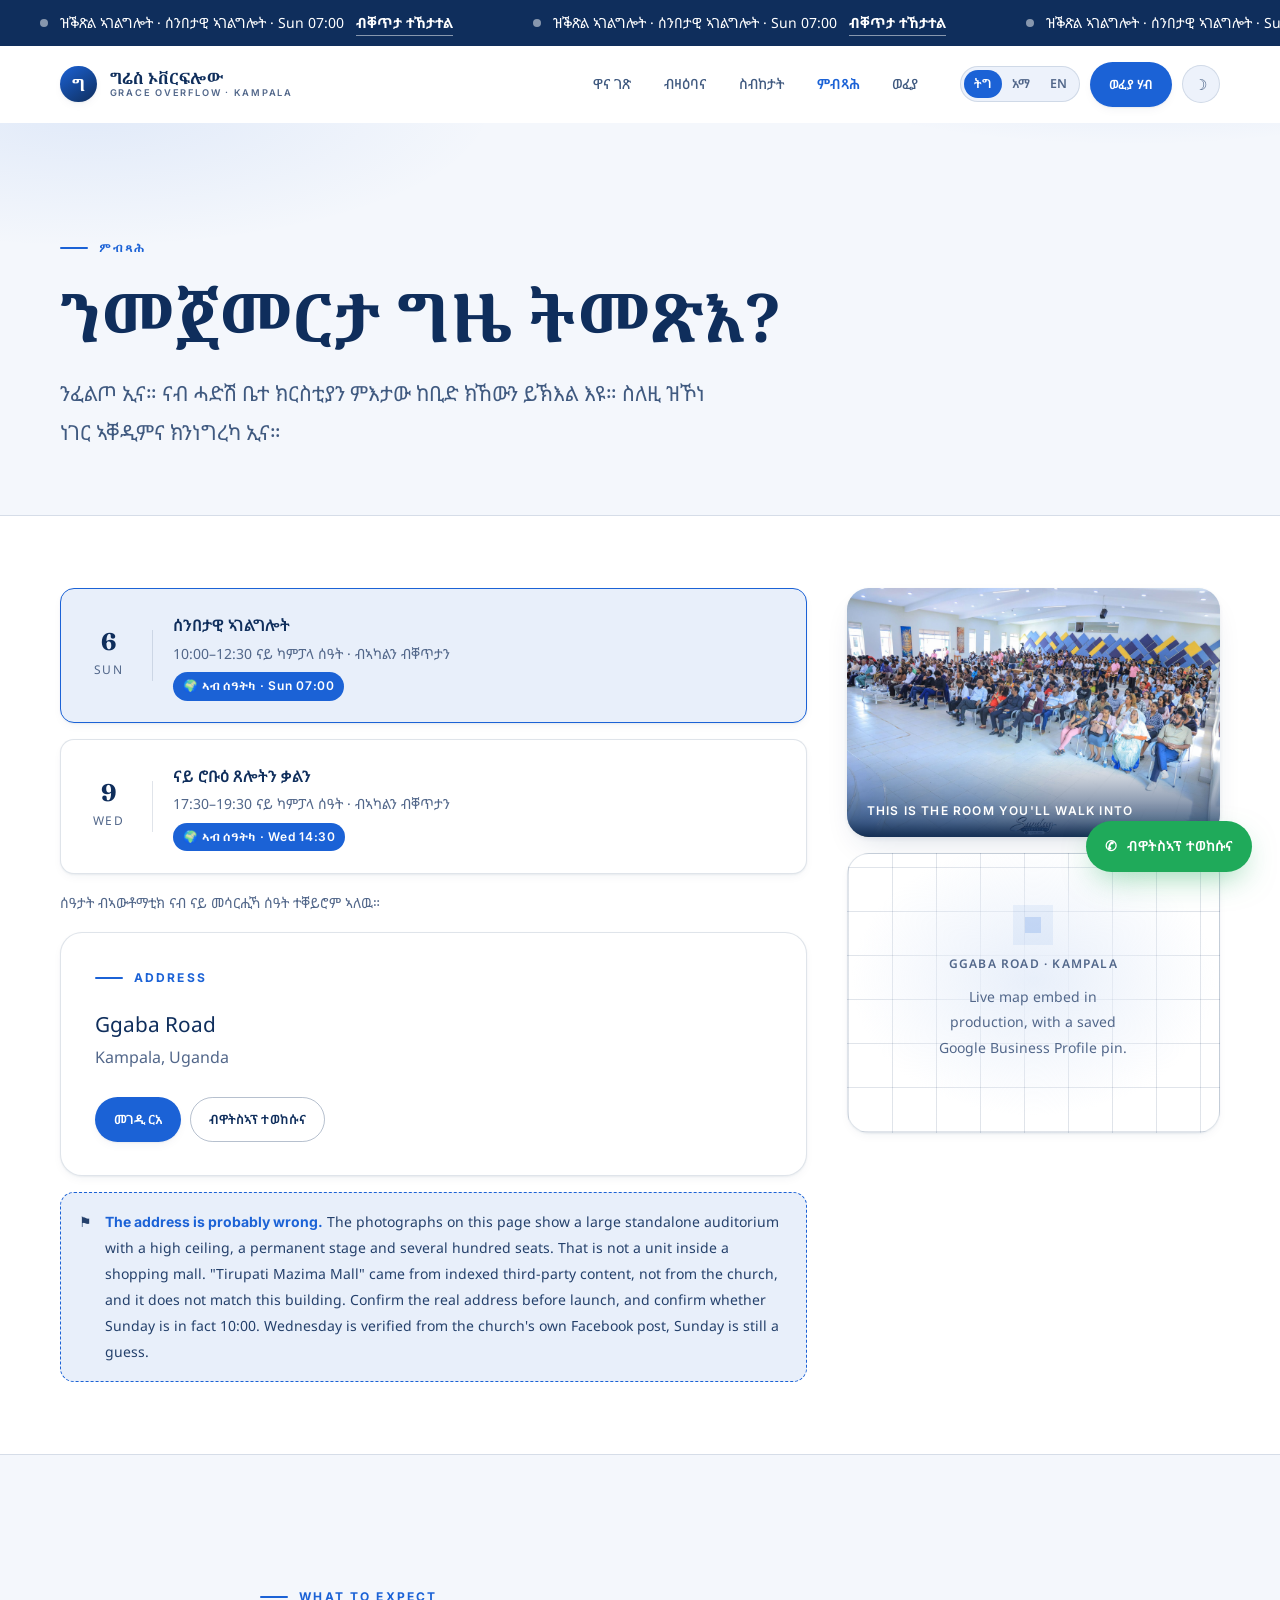
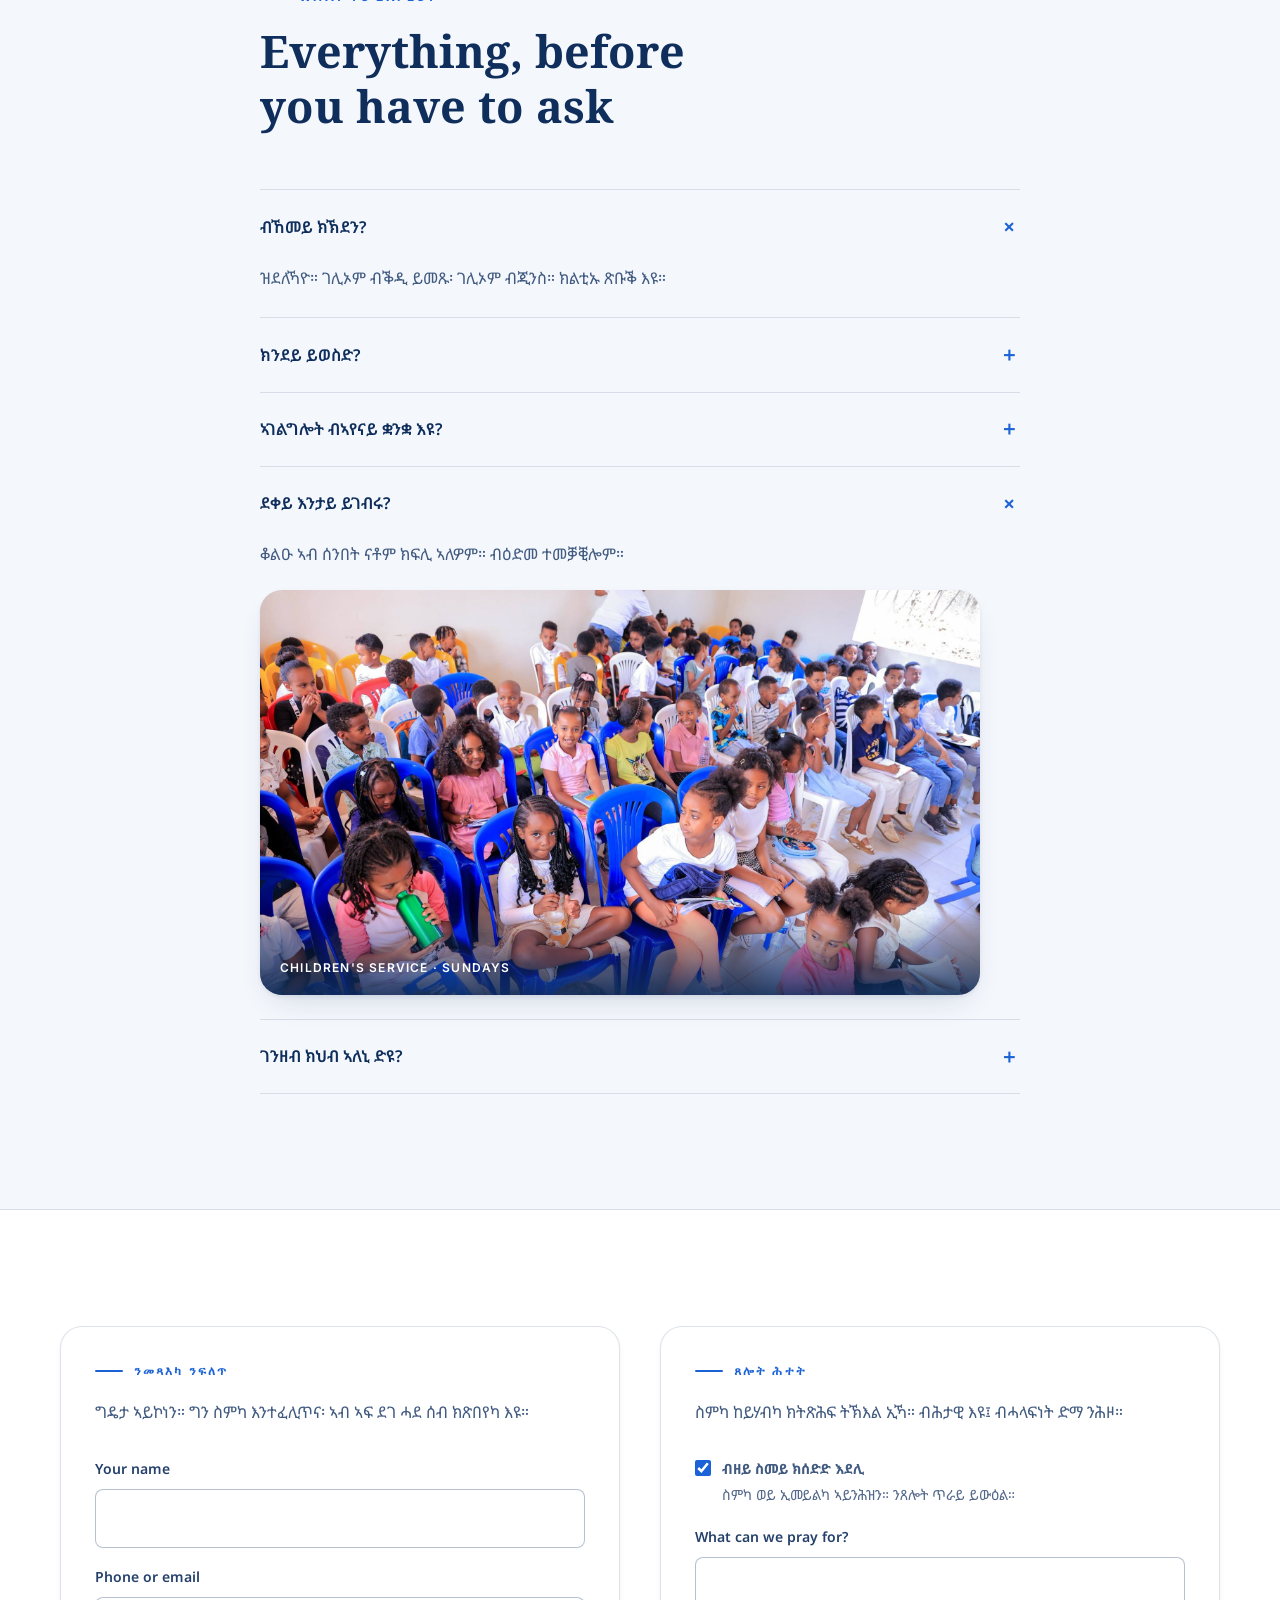
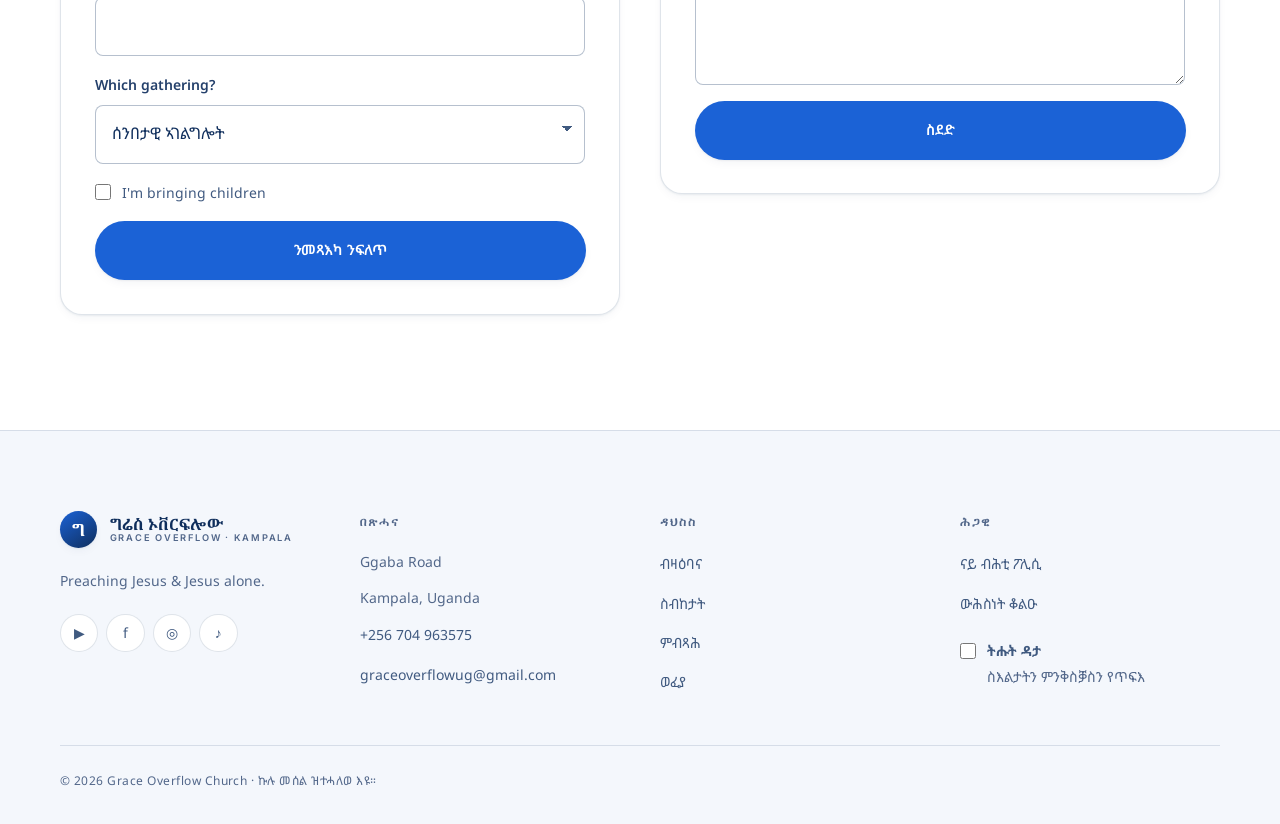
<file: visit.html>
<!DOCTYPE html>
<html lang="ti">
<head>
<meta charset="utf-8">
<meta name="viewport" content="width=device-width, initial-scale=1">
<meta name="robots" content="noindex, nofollow">
<title>ምብጻሕ · Plan Your Visit · Grace Overflow Church, Kampala</title>
<meta name="description" content="Everything you need before your first visit to Grace Overflow Church on Ggaba Road, Kampala. Service times, what to wear, children, language, and how to find us.">
<meta name="theme-color" content="#ffffff" media="(prefers-color-scheme: light)">
<meta name="theme-color" content="#061021" media="(prefers-color-scheme: dark)">
<meta property="og:title" content="Plan your visit · Grace Overflow Church, Kampala">
<meta name="twitter:card" content="summary_large_image">
<meta property="og:image" content="https://dawitabrahamfekeru-beep.github.io/grace-overflow/assets/img/sanctuary-wide.jpg">
<meta property="og:image:alt" content="A full Sunday service at Grace Overflow Church, Kampala.">
<meta property="og:description" content="Ggaba Road, Kampala. Sundays 10:00 and Wednesdays 17:30. Here is what to expect.">
<link rel="preconnect" href="https://fonts.googleapis.com">
<link rel="preconnect" href="https://fonts.gstatic.com" crossorigin>
<link href="https://fonts.googleapis.com/css2?family=Fraunces:ital,opsz,wght@0,9..144,300..700;1,9..144,300..600&family=Inter:wght@400;500;600;700&family=Noto+Sans+Ethiopic:wght@400;500;600;700&family=Noto+Serif+Ethiopic:wght@400;600;700&display=swap" rel="stylesheet">
<link rel="canonical" href="https://dawitabrahamfekeru-beep.github.io/grace-overflow/visit.html">
<meta property="og:url" content="https://dawitabrahamfekeru-beep.github.io/grace-overflow/visit.html">
<link rel="stylesheet" href="assets/css/style.css">
<script>try{var t=localStorage.getItem("go.theme");if(t)document.documentElement.setAttribute("data-theme",t);}catch(e){}</script>
<link rel="icon" href="data:image/svg+xml,<svg xmlns='http://www.w3.org/2000/svg' viewBox='0 0 100 100'><circle cx='50' cy='50' r='50' fill='%230f2e5c'/><text y='72' x='50' text-anchor='middle' font-size='62' font-family='serif' fill='%23ffffff'>ግ</text></svg>">
</head>
<body>
<a class="skip" href="#main" data-i18n="nav.skip">ናብ ትሕዝቶ ሕለፍ</a>

<div class="statusbar" id="statusbar">
  <div class="statusbar__track" id="statusTrack">
    <div class="statusbar__in">
      <span class="dot" aria-hidden="true"></span>
      <span id="statusLabel">ዝቕጽል ኣገልግሎት</span>
      <a href="watch.html" id="statusLink">ብቐጥታ ተኸታተል</a>
    </div>
  </div>
</div>

<header class="header">
  <div class="wrap header__in">
    <a class="mark" href="index.html" aria-label="Grace Overflow Church">
      <span class="mark__glyph" aria-hidden="true">ግ</span>
      <span class="mark__text">
        <span class="mark__ti">ግሬስ ኦቨርፍሎው</span>
        <span class="mark__en">Grace Overflow · Kampala</span>
      </span>
    </a>
    <nav class="nav" id="nav" aria-label="Main">
      <a href="index.html" data-i18n="nav.home">ዋና ገጽ</a>
      <a href="about.html" data-i18n="nav.about">ብዛዕባና</a>
      <a href="watch.html" data-i18n="nav.watch">ስብከታት</a>
      <a href="visit.html" aria-current="page" data-i18n="nav.visit">ምብጻሕ</a>
      <a href="give.html" data-i18n="nav.give">ወፈያ</a>
    </nav>
    <div class="header__actions">
      <div class="lang" role="group" aria-label="Language">
        <button type="button" data-lang="ti" aria-pressed="true">ትግ</button>
        <button type="button" data-lang="am" aria-pressed="false">አማ</button>
        <button type="button" data-lang="en" aria-pressed="false">EN</button>
      </div>
      <a class="btn btn-primary btn-sm" href="give.html" data-i18n="cta.give">ወፈያ ሃብ</a>
      <button class="theme" id="theme" type="button" aria-label="Switch light or dark theme" title="Switch light or dark theme">
        <span class="to-dark" aria-hidden="true">&#9789;</span>
        <span class="to-light" aria-hidden="true">&#9788;</span>
      </button>
      <button class="burger" id="burger" aria-expanded="false" aria-controls="nav" aria-label="Menu">
        <span></span><span></span><span></span>
      </button>
    </div>
  </div>
</header>

<main id="main">

<section class="pagehead">
  <div class="pagehead__light" aria-hidden="true"></div>
  <div class="wrap">
    <p class="eyebrow" data-i18n="visit.eyebrow">ምብጻሕ</p>
    <h1 class="display" data-i18n="visit.title">ንመጀመርታ ግዜ ትመጽእ?</h1>
    <p class="lead" data-i18n="visit.sub">ንፈልጦ ኢና። ናብ ሓድሽ ቤተ ክርስቲያን ምእታው ከቢድ ክኸውን ይኽእል እዩ። ስለዚ ዝኾነ ነገር ኣቐዲምና ክንነግረካ ኢና።</p>
  </div>
</section>

<!-- ═══ FIND US ═══ -->
<section class="section" style="padding-block:clamp(2.5rem,6vw,4.5rem)">
  <div class="wrap">
    <div class="split">

      <div class="stack reveal">
        <div class="times" id="services"></div>
        <p class="small muted" id="tzNote" data-i18n="svc.tzNote" hidden></p>

        <div class="card">
          <p class="eyebrow">Address</p>
          <p style="margin-top:1rem;font-size:var(--t-lead);color:var(--ink)" data-fact="venue">Ggaba Road</p>
          <p class="muted" data-fact="city">Kampala, Uganda</p>
          <div style="display:flex;gap:.6rem;flex-wrap:wrap;margin-top:1.5rem">
            <a class="btn btn-primary btn-sm" target="_blank" rel="noopener"
               href="https://www.google.com/maps/search/?api=1&query=Grace+Overflow+Church+Ggaba+Road+Kampala"
               data-i18n="cta.directions">መገዲ ርአ</a>
            <a class="btn btn-ghost btn-sm" data-wa href="#" target="_blank" rel="noopener" data-i18n="cta.whatsapp">ብዋትስኣፕ ተወከሱና</a>
          </div>
        </div>

        <div class="gap">
          <span aria-hidden="true">⚑</span>
          <span><b>The address is probably wrong.</b> The photographs on this page show a large
          standalone auditorium with a high ceiling, a permanent stage and several hundred seats. That is not a
          unit inside a shopping mall. "Tirupati Mazima Mall" came from indexed third-party content,
          not from the church, and it does not match this building. Confirm the real address before
          launch, and confirm whether Sunday is in fact 10:00. Wednesday is verified from the
          church's own Facebook post, Sunday is still a guess.</span>
        </div>
      </div>

      <div class="stack reveal">
        <!-- A first-time visitor's biggest unspoken question is "what will the
             room be like and will I stand out in it". Answer it with the room. -->
        <figure class="figure figure-3x2">
          <img src="assets/img/sanctuary-seated.jpg" width="2048" height="1365" loading="lazy" decoding="async"
               alt="Inside the Grace Overflow Church auditorium in Kampala, with the congregation seated before the service begins.">
          <figcaption class="figure__cap">This is the room you'll walk into</figcaption>
        </figure>

        <div class="map" role="img" aria-label="Map location: Grace Overflow Church, Kampala">
          <div>
            <span class="map__pin" aria-hidden="true"></span>
            <p class="map__label micro">Ggaba Road · Kampala</p>
            <p class="small muted" style="margin-top:.5rem;max-width:26ch;margin-inline:auto">
              Live map embed in production, with a saved Google Business Profile pin.
            </p>
          </div>
        </div>
      </div>

    </div>
  </div>
</section>

<!-- ═══ WHAT TO EXPECT ═══
     This is the single biggest gap versus Life.Church. A stranger currently
     gets a phone number and nothing else. -->
<section class="section" style="background:var(--bg-alt);border-block:1px solid var(--line)">
  <div class="wrap wrap-narrow">
    <div class="shead reveal">
      <p class="eyebrow">What to expect</p>
      <h2 class="display" style="font-size:var(--t-h2)">Everything, before you have to ask</h2>
    </div>

    <div class="faq reveal">
      <details open>
        <summary data-i18n="visit.q1">ብኸመይ ክኽደን?</summary>
        <div class="faq__a" data-i18n="visit.a1">ዝደለኻዮ። ገሊኦም ብቕዲ ይመጹ፡ ገሊኦም ብጂንስ። ክልቲኡ ጽቡቕ እዩ።</div>
      </details>
      <details>
        <summary data-i18n="visit.q2">ክንደይ ይወስድ?</summary>
        <div class="faq__a" data-i18n="visit.a2">ሰንበት ኣስታት ክልተ ሰዓትን ፈረቓን። ሮቡዕ ክልተ ሰዓት።</div>
      </details>
      <details>
        <summary data-i18n="visit.q3">ኣገልግሎት ብኣየናይ ቋንቋ እዩ?</summary>
        <div class="faq__a" data-i18n="visit.a3">ብትግርኛን ብኣምሓርኛን። ብእንግሊዝኛ እውን ክትከታተል ትኽእል ኢኻ።</div>
      </details>
      <details id="children" open>
        <summary data-i18n="visit.q4">ደቀይ እንታይ ይገብሩ?</summary>
        <div class="faq__a">
          <p data-i18n="visit.a4">ቆልዑ ኣብ ሰንበት ናቶም ክፍሊ ኣለዎም። ብዕድመ ተመቓቒሎም።</p>
          <figure class="figure figure-16x9" style="margin-top:1.25rem">
            <img src="assets/img/children-service.jpg" width="2048" height="1365" loading="lazy" decoding="async"
                 alt="Children gathered for the children's service at Grace Overflow Church, seated in their own room.">
            <figcaption class="figure__cap">Children's Service · Sundays</figcaption>
          </figure>
        </div>
      </details>
      <details>
        <summary data-i18n="visit.q5">ገንዘብ ክህብ ኣለኒ ድዩ?</summary>
        <div class="faq__a" data-i18n="visit.a5">ኣይፋልን። ንስኻ ጋሻና ኢኻ። ወፈያ ንኣባላት እዩ።</div>
      </details>
    </div>
  </div>
</section>

<!-- ═══ TELL US YOU'RE COMING + PRAYER ═══ -->
<section class="section" id="prayer">
  <div class="wrap">
    <div class="split split-even">

      <div class="card reveal">
        <p class="eyebrow" data-i18n="visit.form">ንመጻእካ ንፈለጥ</p>
        <p class="lead" style="margin-top:1rem;font-size:1rem" data-i18n="visit.formD">
          ግዴታ ኣይኮነን። ግን ስምካ እንተፈሊጥና፡ ኣብ ኣፍ ደገ ሓደ ሰብ ክጽበየካ እዩ።
        </p>

        <form class="stack" style="margin-top:1.75rem" data-demo="✓ Demo only. Nothing was sent." novalidate>
          <div class="field">
            <label for="vName">Your name</label>
            <input class="input" id="vName" type="text" autocomplete="name">
          </div>
          <div class="field">
            <label for="vContact">Phone or email</label>
            <input class="input" id="vContact" type="text" autocomplete="tel">
          </div>
          <div class="field">
            <label for="vWhen">Which gathering?</label>
            <select class="select" id="vWhen">
              <option data-i18n="svc.sun">ሰንበታዊ ኣገልግሎት</option>
              <option data-i18n="svc.wed">ናይ ሮቡዕ ጸሎትን ቃልን</option>
            </select>
          </div>
          <label class="check">
            <input type="checkbox">
            <span>I'm bringing children</span>
          </label>
          <button class="btn btn-primary btn-block" type="submit" data-i18n="visit.form">ንመጻእካ ንፈለጥ</button>
          <p class="form-result" hidden></p>
        </form>
      </div>

      <!-- Anonymous prayer. A meaningful share of this congregation are refugees
           and asylum seekers; asking for a name before offering prayer is a
           barrier, and in some cases a risk. -->
      <div class="card reveal">
        <p class="eyebrow" data-i18n="pray.title">ጸሎት ሕተት</p>
        <p class="lead" style="margin-top:1rem;font-size:1rem" data-i18n="path.prayer.d">
          ስምካ ከይሃብካ ክትጽሕፍ ትኽእል ኢኻ። ብሕታዊ እዩ፤ ብሓላፍነት ድማ ንሕዞ።
        </p>

        <form class="stack" style="margin-top:1.75rem" data-demo="✓ Demo only. Nothing was sent." novalidate>
          <label class="check">
            <input type="checkbox" id="prayAnon" checked>
            <span>
              <b data-i18n="pray.anon">ብዘይ ስመይ ክሰድድ እደሊ</b><br>
              <span class="small muted" data-i18n="pray.anonD">ስምካ ወይ ኢመይልካ ኣይንሕዝን። ንጸሎት ጥራይ ይውዕል።</span>
            </span>
          </label>

          <div id="prayIdentity" class="stack" hidden>
            <div class="field">
              <label for="pName">Your name</label>
              <input class="input" id="pName" type="text" autocomplete="name">
            </div>
            <div class="field">
              <label for="pContact">How should we reach you?</label>
              <input class="input" id="pContact" type="text">
            </div>
          </div>

          <div class="field">
            <label for="pText">What can we pray for?</label>
            <textarea class="textarea" id="pText"></textarea>
          </div>

          <button class="btn btn-primary btn-block" type="submit" data-i18n="pray.send">ስደድ</button>
          <p class="form-result" hidden></p>
        </form>
      </div>

    </div>
  </div>
</section>

</main>

<footer class="footer">
  <div class="wrap">
    <div class="footer__grid">
      <div>
        <a class="mark" href="index.html" style="margin-bottom:1.25rem">
          <span class="mark__glyph" aria-hidden="true">ግ</span>
          <span class="mark__text">
            <span class="mark__ti">ግሬስ ኦቨርፍሎው</span>
            <span class="mark__en">Grace Overflow · Kampala</span>
          </span>
        </a>
        <p class="small muted" style="max-width:30ch">Preaching Jesus &amp; Jesus alone.</p>
        <div class="socials" style="margin-top:1.25rem">
          <a data-fact="youtube" data-fact-href href="#" target="_blank" rel="noopener" aria-label="YouTube">▶</a>
          <a data-fact="facebook" data-fact-href href="#" target="_blank" rel="noopener" aria-label="Facebook">f</a>
          <a data-fact="instagram" data-fact-href href="#" target="_blank" rel="noopener" aria-label="Instagram">◎</a>
          <a data-fact="tiktok" data-fact-href href="#" target="_blank" rel="noopener" aria-label="TikTok">♪</a>
        </div>
      </div>
      <div>
        <h4 data-i18n="foot.visit">በጽሓና</h4>
        <ul>
          <li class="small muted" data-fact="venue"></li>
          <li class="small muted" data-fact="city"></li>
          <li><a href="#" data-fact="phone"></a></li>
          <li><a href="#" data-fact="email"></a></li>
        </ul>
      </div>
      <div>
        <h4 data-i18n="foot.explore">ዳህስስ</h4>
        <ul>
          <li><a href="about.html" data-i18n="nav.about">ብዛዕባና</a></li>
          <li><a href="watch.html" data-i18n="nav.watch">ስብከታት</a></li>
          <li><a href="visit.html" data-i18n="nav.visit">ምብጻሕ</a></li>
          <li><a href="give.html" data-i18n="nav.give">ወፈያ</a></li>
        </ul>
      </div>
      <div>
        <h4 data-i18n="foot.legal">ሕጋዊ</h4>
        <ul>
          <li><a href="#" data-i18n="foot.privacy">ናይ ብሕቲ ፖሊሲ</a></li>
          <li><a href="#" data-i18n="foot.safe">ውሕስነት ቆልዑ</a></li>
        </ul>
        <label class="check" style="margin-top:1.25rem">
          <input type="checkbox" id="lowdata">
          <span><b data-i18n="foot.lowdata">ትሑት ዳታ</b><br>
          <span class="small muted" data-i18n="foot.lowdataD">ስእልታትን ምንቅስቓስን የጥፍእ</span></span>
        </label>
      </div>
    </div>
    <div class="footer__bottom">
      <span>© <span id="year">2026</span> Grace Overflow Church · <span data-i18n="foot.rights">ኩሉ መሰል ዝተሓለወ እዩ።</span></span>    </div>
  </div>
</footer>

<a class="wa" data-wa href="#" target="_blank" rel="noopener">
  <b aria-hidden="true">✆</b><span data-i18n="cta.whatsapp">ብዋትስኣፕ ተወከሱና</span>
</a>

<script src="assets/js/i18n.js"></script>
<script src="assets/js/app.js"></script>
</body>
</html>
</file>
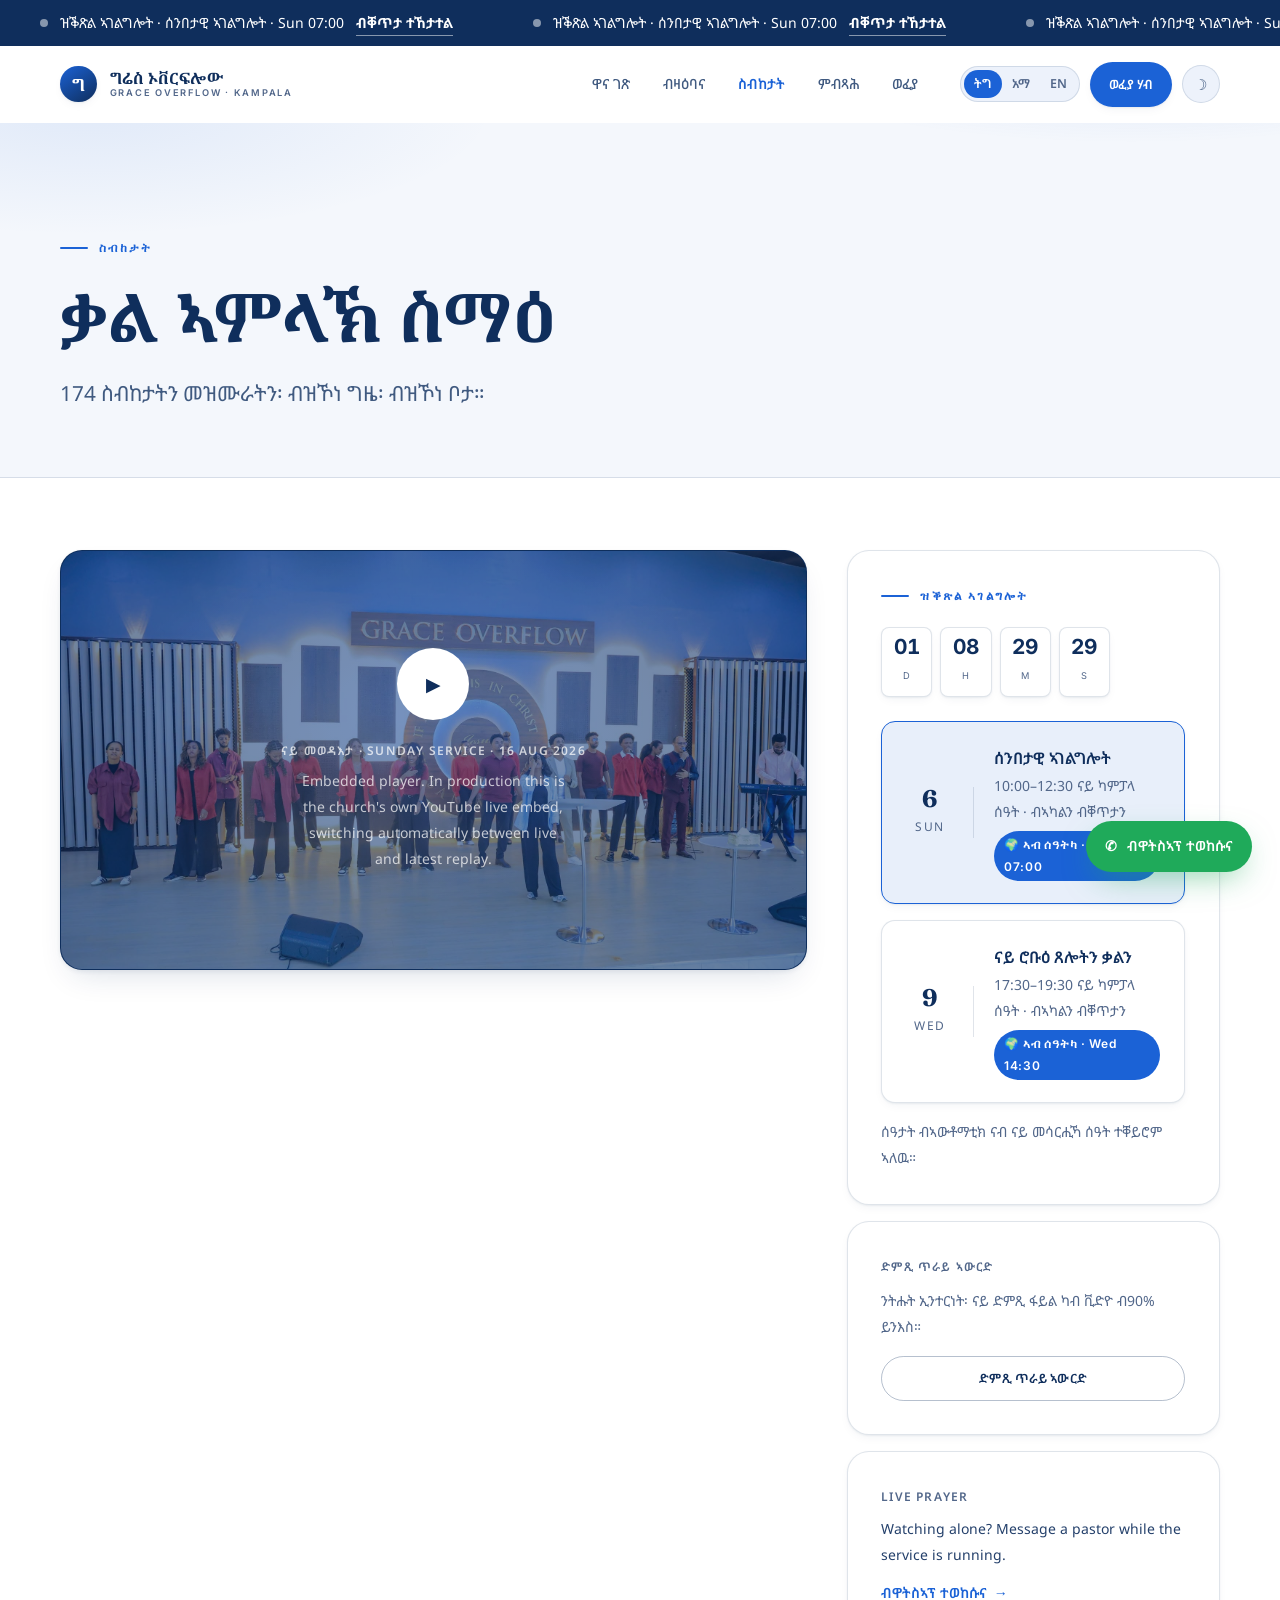
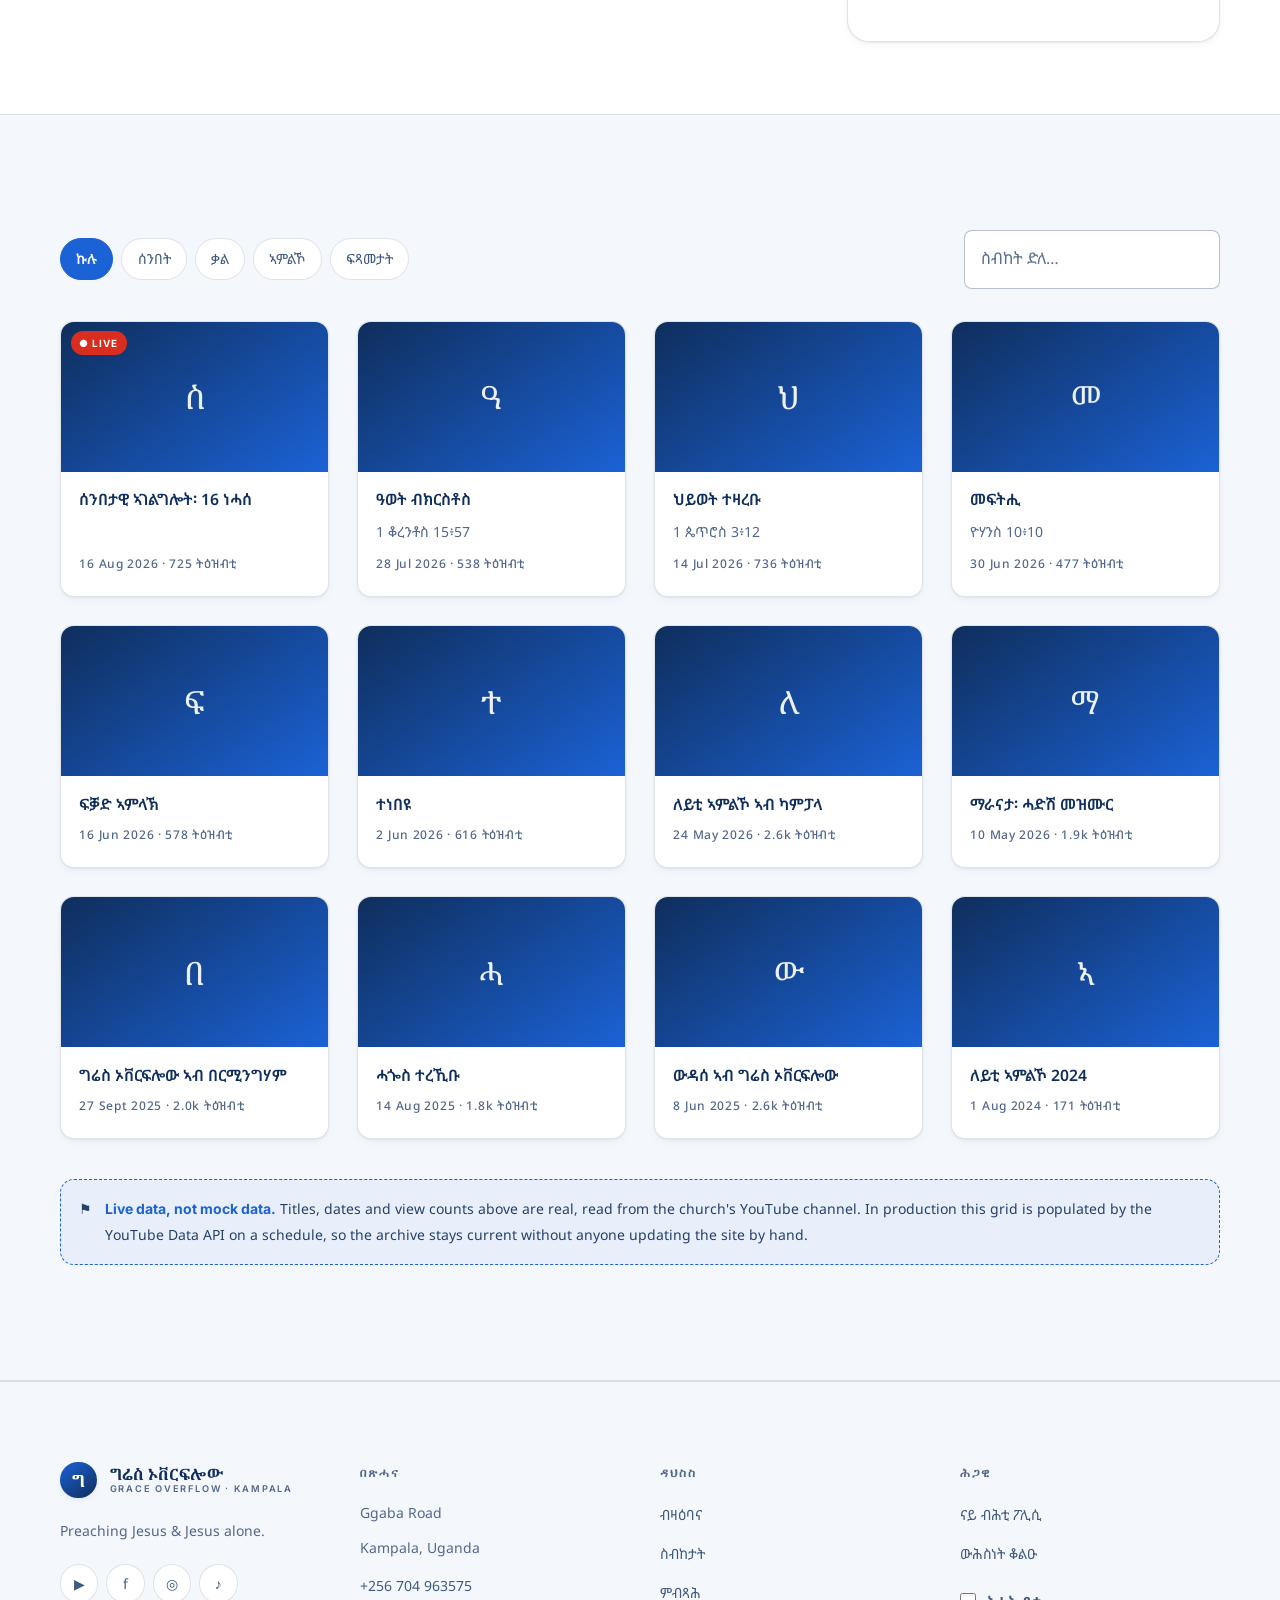
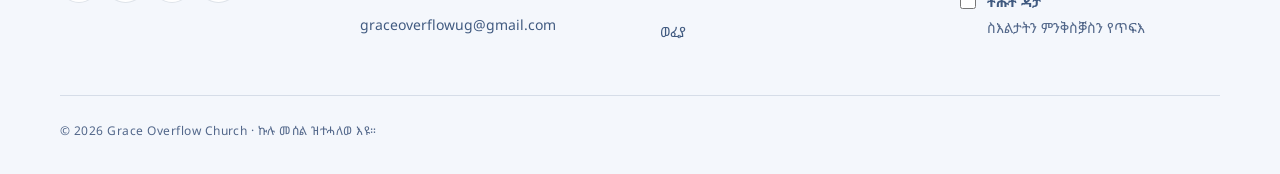
<file: watch.html>
<!DOCTYPE html>
<html lang="ti">
<head>
<meta charset="utf-8">
<meta name="viewport" content="width=device-width, initial-scale=1">
<meta name="robots" content="noindex, nofollow">
<title>ስብከታት · Sermons · Grace Overflow Church, Kampala</title>
<meta name="description" content="Watch Grace Overflow Church live from Kampala, or browse 174 messages and worship sets in Tigrinya, Amharic and English. Audio-only downloads available for low data.">
<meta name="theme-color" content="#ffffff" media="(prefers-color-scheme: light)">
<meta name="theme-color" content="#061021" media="(prefers-color-scheme: dark)">
<meta property="og:type" content="video.other">
<meta property="og:title" content="Watch live · Grace Overflow Church, Kampala">
<meta name="twitter:card" content="summary_large_image">
<meta property="og:image" content="https://dawitabrahamfekeru-beep.github.io/grace-overflow/assets/img/sanctuary-wide.jpg">
<meta property="og:image:alt" content="A full Sunday service at Grace Overflow Church, Kampala.">
<meta property="og:description" content="Sunday and Wednesday, live from Kampala, wherever in the world you are.">
<link rel="preconnect" href="https://fonts.googleapis.com">
<link rel="preconnect" href="https://fonts.gstatic.com" crossorigin>
<link href="https://fonts.googleapis.com/css2?family=Fraunces:ital,opsz,wght@0,9..144,300..700;1,9..144,300..600&family=Inter:wght@400;500;600;700&family=Noto+Sans+Ethiopic:wght@400;500;600;700&family=Noto+Serif+Ethiopic:wght@400;600;700&display=swap" rel="stylesheet">
<link rel="canonical" href="https://dawitabrahamfekeru-beep.github.io/grace-overflow/watch.html">
<meta property="og:url" content="https://dawitabrahamfekeru-beep.github.io/grace-overflow/watch.html">
<link rel="stylesheet" href="assets/css/style.css">
<script>try{var t=localStorage.getItem("go.theme");if(t)document.documentElement.setAttribute("data-theme",t);}catch(e){}</script>
<link rel="icon" href="data:image/svg+xml,<svg xmlns='http://www.w3.org/2000/svg' viewBox='0 0 100 100'><circle cx='50' cy='50' r='50' fill='%230f2e5c'/><text y='72' x='50' text-anchor='middle' font-size='62' font-family='serif' fill='%23ffffff'>ግ</text></svg>">
</head>
<body>
<a class="skip" href="#main" data-i18n="nav.skip">ናብ ትሕዝቶ ሕለፍ</a>

<div class="statusbar" id="statusbar">
  <div class="statusbar__track" id="statusTrack">
    <div class="statusbar__in">
      <span class="dot" aria-hidden="true"></span>
      <span id="statusLabel">ዝቕጽል ኣገልግሎት</span>
      <a href="watch.html" id="statusLink">ብቐጥታ ተኸታተል</a>
    </div>
  </div>
</div>

<header class="header">
  <div class="wrap header__in">
    <a class="mark" href="index.html" aria-label="Grace Overflow Church">
      <span class="mark__glyph" aria-hidden="true">ግ</span>
      <span class="mark__text">
        <span class="mark__ti">ግሬስ ኦቨርፍሎው</span>
        <span class="mark__en">Grace Overflow · Kampala</span>
      </span>
    </a>
    <nav class="nav" id="nav" aria-label="Main">
      <a href="index.html" data-i18n="nav.home">ዋና ገጽ</a>
      <a href="about.html" data-i18n="nav.about">ብዛዕባና</a>
      <a href="watch.html" aria-current="page" data-i18n="nav.watch">ስብከታት</a>
      <a href="visit.html" data-i18n="nav.visit">ምብጻሕ</a>
      <a href="give.html" data-i18n="nav.give">ወፈያ</a>
    </nav>
    <div class="header__actions">
      <div class="lang" role="group" aria-label="Language">
        <button type="button" data-lang="ti" aria-pressed="true">ትግ</button>
        <button type="button" data-lang="am" aria-pressed="false">አማ</button>
        <button type="button" data-lang="en" aria-pressed="false">EN</button>
      </div>
      <a class="btn btn-primary btn-sm" href="give.html" data-i18n="cta.give">ወፈያ ሃብ</a>
      <button class="theme" id="theme" type="button" aria-label="Switch light or dark theme" title="Switch light or dark theme">
        <span class="to-dark" aria-hidden="true">&#9789;</span>
        <span class="to-light" aria-hidden="true">&#9788;</span>
      </button>
      <button class="burger" id="burger" aria-expanded="false" aria-controls="nav" aria-label="Menu">
        <span></span><span></span><span></span>
      </button>
    </div>
  </div>
</header>

<main id="main">

<section class="pagehead">
  <div class="pagehead__light" aria-hidden="true"></div>
  <div class="wrap">
    <p class="eyebrow" data-i18n="watch.eyebrow">ስብከታት</p>
    <h1 class="display" data-i18n="watch.title">ቃል ኣምላኽ ስማዕ</h1>
    <p class="lead" data-i18n="watch.sub">174 ስብከታትን መዝሙራትን፡ ብዝኾነ ግዜ፡ ብዝኾነ ቦታ።</p>
  </div>
</section>

<!-- ═══ THE LIVE ROOM ═══
     Today this audience watches on YouTube, where the church owns neither the
     relationship nor the data. This page is the same stream on their own
     domain, with the countdown, the language, and the next step attached. -->
<section class="section" style="padding-block:clamp(2.5rem,6vw,4.5rem)">
  <div class="wrap">
    <div class="split">

      <div class="player reveal">
        <!-- Poster frame: the worship team on stage, from the 23 Aug service.
             Replaced by the live YouTube embed in production. -->
        <img src="assets/img/worship-team.jpg" width="2048" height="1365" fetchpriority="high" decoding="async"
             alt="The Grace Overflow worship team leading on stage beneath the illuminated church sign."
             style="position:absolute;inset:0;width:100%;height:100%;object-fit:cover;opacity:.42">
        <div>
          <button class="player__play" aria-label="Play latest service">▶</button>
          <p class="micro" style="margin-top:1.25rem">
            <span data-i18n="watch.latest">ናይ መወዳእታ</span> · Sunday Service · 16 Aug 2026
          </p>
          <p class="small muted" style="margin-top:.4rem;max-width:34ch;margin-inline:auto">
            Embedded player. In production this is the church's own YouTube live
            embed, switching automatically between live and latest replay.
          </p>
        </div>
      </div>

      <div class="stack reveal">
        <div class="card">
          <p class="eyebrow" data-i18n="live.next">ዝቕጽል ኣገልግሎት</p>
          <div class="countdown" id="countdown" style="margin-top:1.25rem" aria-live="polite"></div>
          <div class="times" id="services" style="margin-top:1.5rem"></div>
          <p class="small muted" id="tzNote" style="margin-top:1rem" data-i18n="svc.tzNote" hidden></p>
        </div>

        <div class="card">
          <p class="micro" data-i18n="watch.audio">ድምጺ ጥራይ ኣውርድ</p>
          <p class="small muted" style="margin-top:.6rem" data-i18n="watch.audioD">
            ንትሑት ኢንተርነት፡ ናይ ድምጺ ፋይል ካብ ቪድዮ ብ90% ይንእስ።
          </p>
          <p style="margin-top:1rem"><a class="btn btn-ghost btn-sm btn-block" href="#" data-i18n="watch.audio">ድምጺ ጥራይ ኣውርድ</a></p>
        </div>

        <a class="card card-hover" data-wa href="#" target="_blank" rel="noopener" style="display:block">
          <p class="micro">Live prayer</p>
          <p class="small" style="margin-top:.5rem;color:var(--ink-2)">
            Watching alone? Message a pastor while the service is running.
          </p>
          <p class="path__link small" style="margin-top:.75rem" data-i18n="cta.whatsapp">ብዋትስኣፕ ተወከሱና</p>
        </a>
      </div>

    </div>
  </div>
</section>

<!-- ═══ ARCHIVE ═══ -->
<section class="section" style="background:var(--bg-alt);border-block:1px solid var(--line)">
  <div class="wrap">

    <div class="filters">
      <button class="chip" data-filter="all" aria-pressed="true" data-i18n="watch.all">ኩሉ</button>
      <button class="chip" data-filter="sunday" aria-pressed="false" data-i18n="watch.sunday">ሰንበት</button>
      <button class="chip" data-filter="word" aria-pressed="false" data-i18n="watch.word">ቃል</button>
      <button class="chip" data-filter="worship" aria-pressed="false" data-i18n="watch.worship">ኣምልኾ</button>
      <button class="chip" data-filter="events" aria-pressed="false" data-i18n="watch.events">ፍጻመታት</button>
      <input class="input" id="sermonSearch" type="search" style="max-width:16rem;margin-left:auto"
             data-i18n-ph="watch.search" placeholder="ስብከት ድለ…" aria-label="Search sermons">
    </div>

    <div class="grid g-4" id="sermons"></div>
    <p class="lead center" id="sermonsEmpty" style="padding:3rem 0" data-i18n="watch.none" hidden>ዝኾነ ውጽኢት የለን።</p>

    <div class="gap" style="margin-top:2.5rem">
      <span aria-hidden="true">⚑</span>
      <span><b>Live data, not mock data.</b> Titles, dates and view counts above are real, read from the church's
      YouTube channel. In production this grid is populated by the YouTube Data API on a schedule, so the archive
      stays current without anyone updating the site by hand.</span>
    </div>

  </div>
</section>

</main>

<footer class="footer">
  <div class="wrap">
    <div class="footer__grid">
      <div>
        <a class="mark" href="index.html" style="margin-bottom:1.25rem">
          <span class="mark__glyph" aria-hidden="true">ግ</span>
          <span class="mark__text">
            <span class="mark__ti">ግሬስ ኦቨርፍሎው</span>
            <span class="mark__en">Grace Overflow · Kampala</span>
          </span>
        </a>
        <p class="small muted" style="max-width:30ch">Preaching Jesus &amp; Jesus alone.</p>
        <div class="socials" style="margin-top:1.25rem">
          <a data-fact="youtube" data-fact-href href="#" target="_blank" rel="noopener" aria-label="YouTube">▶</a>
          <a data-fact="facebook" data-fact-href href="#" target="_blank" rel="noopener" aria-label="Facebook">f</a>
          <a data-fact="instagram" data-fact-href href="#" target="_blank" rel="noopener" aria-label="Instagram">◎</a>
          <a data-fact="tiktok" data-fact-href href="#" target="_blank" rel="noopener" aria-label="TikTok">♪</a>
        </div>
      </div>
      <div>
        <h4 data-i18n="foot.visit">በጽሓና</h4>
        <ul>
          <li class="small muted" data-fact="venue"></li>
          <li class="small muted" data-fact="city"></li>
          <li><a href="#" data-fact="phone"></a></li>
          <li><a href="#" data-fact="email"></a></li>
        </ul>
      </div>
      <div>
        <h4 data-i18n="foot.explore">ዳህስስ</h4>
        <ul>
          <li><a href="about.html" data-i18n="nav.about">ብዛዕባና</a></li>
          <li><a href="watch.html" data-i18n="nav.watch">ስብከታት</a></li>
          <li><a href="visit.html" data-i18n="nav.visit">ምብጻሕ</a></li>
          <li><a href="give.html" data-i18n="nav.give">ወፈያ</a></li>
        </ul>
      </div>
      <div>
        <h4 data-i18n="foot.legal">ሕጋዊ</h4>
        <ul>
          <li><a href="#" data-i18n="foot.privacy">ናይ ብሕቲ ፖሊሲ</a></li>
          <li><a href="#" data-i18n="foot.safe">ውሕስነት ቆልዑ</a></li>
        </ul>
        <label class="check" style="margin-top:1.25rem">
          <input type="checkbox" id="lowdata">
          <span><b data-i18n="foot.lowdata">ትሑት ዳታ</b><br>
          <span class="small muted" data-i18n="foot.lowdataD">ስእልታትን ምንቅስቓስን የጥፍእ</span></span>
        </label>
      </div>
    </div>
    <div class="footer__bottom">
      <span>© <span id="year">2026</span> Grace Overflow Church · <span data-i18n="foot.rights">ኩሉ መሰል ዝተሓለወ እዩ።</span></span>    </div>
  </div>
</footer>

<a class="wa" data-wa href="#" target="_blank" rel="noopener">
  <b aria-hidden="true">✆</b><span data-i18n="cta.whatsapp">ብዋትስኣፕ ተወከሱና</span>
</a>

<script src="assets/js/i18n.js"></script>
<script src="assets/js/app.js"></script>
</body>
</html>
</file>
<file: assets/css/style.css>
/* ==========================================================================
   GRACE OVERFLOW CHURCH — Design System "Overflow"
   Kampala, Uganda · Tigrinya / Amharic / English
   --------------------------------------------------------------------------
   White ground, navy ink, one clear blue. Light is the default; the dark
   treatment is a real theme, not an afterthought — people watch the Sunday
   livestream late at night and a white screen at 23:00 in Birmingham is
   punishing.

   Every token below is semantic (--bg, --ink, --accent), so switching theme
   is a value swap and never a second stylesheet.
   ========================================================================== */

/* ---------- 1. TOKENS — LIGHT (default) ---------- */
:root {
  /* Ground */
  --bg:        #ffffff;
  --bg-alt:    #f4f7fc;
  --surface:   #ffffff;
  --surface-2: #f8fafe;
  --surface-3: #edf2fb;

  --line:        rgba(15, 46, 92, .13);
  --line-strong: rgba(15, 46, 92, .30);

  /* Ink — navy through to faint */
  --ink:   #0f2e5c;
  --ink-2: #24406b;
  --ink-3: #405a80;
  --ink-4: #52678a;
  --ink-5: #5a6f8f;

  /* Accent */
  --accent:       #1b62d6;
  --accent-hover: #1550b8;
  --accent-press: #10408f;
  --accent-soft:  #e8effa;
  --on-accent:    #ffffff;

  /* Signal */
  --live:    #d92d20;
  --live-ring: rgba(217, 45, 32, .55);
  --success: #067647;
  --success-bg: rgba(6, 118, 71, .08);
  --success-line: rgba(6, 118, 71, .28);

  /* Depth — on white, borders alone are not enough */
  --shadow-1: 0 1px 2px rgba(15, 46, 92, .06), 0 4px 12px -4px rgba(15, 46, 92, .08);
  --shadow-2: 0 2px 4px rgba(15, 46, 92, .07), 0 14px 32px -12px rgba(15, 46, 92, .16);
  --shadow-3: 0 24px 48px -24px rgba(15, 46, 92, .28);

  /* Type */
  --f-latin-display: "Fraunces", "Iowan Old Style", Georgia, serif;
  --f-latin-ui: "Inter", -apple-system, BlinkMacSystemFont, "Segoe UI", sans-serif;
  --f-geez-display: "Noto Serif Ethiopic", "Nyala", serif;
  --f-geez-ui: "Noto Sans Ethiopic", "Abyssinica SIL", "Nyala", sans-serif;

  --f-display: var(--f-latin-display);
  --f-ui: var(--f-latin-ui);

  /* Scale — fluid, 320px → 1440px */
  --t-hero:  clamp(2.9rem, 1.2rem + 8.6vw, 7.5rem);
  --t-h1:    clamp(2.1rem, 1.2rem + 4.4vw, 4.2rem);
  --t-h2:    clamp(1.6rem, 1.1rem + 2.5vw, 2.8rem);
  --t-h3:    clamp(1.2rem, 1rem + 1vw, 1.6rem);
  --t-lead:  clamp(1.05rem, .98rem + .5vw, 1.3rem);
  --t-body:  1rem;
  --t-small: .875rem;
  --t-micro: .75rem;

  /* Space */
  --gutter: clamp(1.25rem, 4vw, 2.5rem);
  --section: clamp(4.5rem, 9vw, 8.5rem);
  --max: 1240px;
  --max-prose: 62ch;

  --r-sm: 8px;
  --r-md: 14px;
  --r-lg: 22px;
  --r-pill: 999px;

  --ease: cubic-bezier(.22, .61, .36, 1);
  --dur: .45s;

  color-scheme: light;
}

/* ---------- 2. TOKENS — DARK ----------
   Applied when the visitor's device asks for it, unless they have explicitly
   chosen light; and always when they have explicitly chosen dark. */
@media (prefers-color-scheme: dark) {
  :root:not([data-theme="light"]) {
    --bg:        #061021;
    --bg-alt:    #0a1930;
    --surface:   #0d2039;
    --surface-2: #122a47;
    --surface-3: #173354;

    --line:        rgba(255, 255, 255, .10);
    --line-strong: rgba(255, 255, 255, .24);

    --ink:   #eef4fd;
    --ink-2: #cbd9ec;
    --ink-3: #9fb3ce;
    --ink-4: #7b90ae;
    --ink-5: #788dab;

    --accent:       #6ba6ff;
    --accent-hover: #8cbbff;
    --accent-press: #5090ee;
    --accent-soft:  rgba(107, 166, 255, .13);
    --on-accent:    #04162e;

    --live:    #ff5a4d;
    --live-ring: rgba(255, 90, 77, .55);
    --success: #4ade80;
    --success-bg: rgba(74, 222, 128, .09);
    --success-line: rgba(74, 222, 128, .28);

    --shadow-1: 0 1px 2px rgba(0, 0, 0, .4), 0 4px 12px -4px rgba(0, 0, 0, .5);
    --shadow-2: 0 2px 4px rgba(0, 0, 0, .4), 0 14px 32px -12px rgba(0, 0, 0, .6);
    --shadow-3: 0 24px 48px -24px rgba(0, 0, 0, .8);

    color-scheme: dark;
  }
}

:root[data-theme="dark"] {
  --bg:        #061021;
  --bg-alt:    #0a1930;
  --surface:   #0d2039;
  --surface-2: #122a47;
  --surface-3: #173354;

  --line:        rgba(255, 255, 255, .10);
  --line-strong: rgba(255, 255, 255, .24);

  --ink:   #eef4fd;
  --ink-2: #cbd9ec;
  --ink-3: #9fb3ce;
  --ink-4: #7b90ae;
  --ink-5: #788dab;

  --accent:       #6ba6ff;
  --accent-hover: #8cbbff;
  --accent-press: #5090ee;
  --accent-soft:  rgba(107, 166, 255, .13);
  --on-accent:    #04162e;

  --live:    #ff5a4d;
  --live-ring: rgba(255, 90, 77, .55);
  --success: #4ade80;
  --success-bg: rgba(74, 222, 128, .09);
  --success-line: rgba(74, 222, 128, .28);

  --shadow-1: 0 1px 2px rgba(0, 0, 0, .4), 0 4px 12px -4px rgba(0, 0, 0, .5);
  --shadow-2: 0 2px 4px rgba(0, 0, 0, .4), 0 14px 32px -12px rgba(0, 0, 0, .6);
  --shadow-3: 0 24px 48px -24px rgba(0, 0, 0, .8);

  color-scheme: dark;
}

/* ---------- 3. RESET ---------- */
*, *::before, *::after { box-sizing: border-box; }
* { margin: 0; }

html {
  -webkit-text-size-adjust: 100%;
  scroll-behavior: smooth;
  scroll-padding-top: 6rem;
}

body {
  background: var(--bg);
  color: var(--ink-2);
  font-family: var(--f-ui);
  font-size: var(--t-body);
  line-height: 1.65;
  -webkit-font-smoothing: antialiased;
  text-rendering: optimizeLegibility;
  overflow-x: hidden;
}

img, svg, video { display: block; max-width: 100%; height: auto; }
button, input, select, textarea { font: inherit; color: inherit; }
button { background: none; border: 0; cursor: pointer; }
a { color: inherit; text-decoration: none; }
ul, ol { list-style: none; padding: 0; }

/* ---------- 4. SCRIPT-AWARE TYPOGRAPHY ----------
   Ge'ez needs materially more leading than Latin at the same optical size,
   and its glyphs sit on a taller x-height. Most multilingual church sites
   get this wrong and Tigrinya ends up looking cramped and cheap. */
:root:lang(ti), :root:lang(am) {
  --f-display: var(--f-geez-display);
  --f-ui: var(--f-geez-ui);
}
html:lang(ti) body, html:lang(am) body { line-height: 1.85; }
html:lang(ti) .display, html:lang(am) .display { line-height: 1.22; letter-spacing: 0; }

/* Mixed-script safety: any element can force a script */
.geez { font-family: var(--f-geez-ui); line-height: 1.85; }
.geez-display { font-family: var(--f-geez-display); line-height: 1.2; }
.latin { font-family: var(--f-latin-ui); }

.display {
  font-family: var(--f-display);
  font-weight: 600;
  line-height: 1.02;
  letter-spacing: -.025em;
  color: var(--ink);
  text-wrap: balance;
}
html:lang(ti) .display, html:lang(am) .display { font-weight: 700; }

/* ---------- 5. LAYOUT ---------- */
.wrap { width: 100%; max-width: var(--max); margin-inline: auto; padding-inline: var(--gutter); }
.wrap-narrow { max-width: 840px; }
.section { padding-block: var(--section); }
.prose { max-width: var(--max-prose); }
.stack > * + * { margin-top: 1rem; }
.center { text-align: center; margin-inline: auto; }

.grid { display: grid; gap: clamp(1rem, 2.5vw, 1.75rem); }
.g-2 { grid-template-columns: repeat(auto-fit, minmax(min(100%, 280px), 1fr)); }
.g-3 { grid-template-columns: repeat(auto-fit, minmax(min(100%, 260px), 1fr)); }
.g-4 { grid-template-columns: repeat(auto-fit, minmax(min(100%, 210px), 1fr)); }

.band { background: var(--bg-alt); border-block: 1px solid var(--line); }

.split {
  display: grid;
  gap: clamp(1.5rem, 4vw, 2.5rem);
  align-items: start;
  grid-template-columns: minmax(0, 2fr) minmax(0, 1fr);
}
.split-even { grid-template-columns: repeat(2, minmax(0, 1fr)); }
@media (max-width: 880px) {
  .split, .split-even { grid-template-columns: 1fr; }
}

/* ---------- 6. SHARED ATOMS ---------- */
.eyebrow {
  font-family: var(--f-latin-ui);
  font-size: var(--t-micro);
  font-weight: 700;
  letter-spacing: .18em;
  text-transform: uppercase;
  color: var(--accent);
  display: flex;
  align-items: center;
  gap: .7rem;
}
.eyebrow::before {
  content: "";
  width: 1.75rem;
  height: 2px;
  background: var(--accent);
  border-radius: 2px;
  flex: none;
}

.lead { font-size: var(--t-lead); color: var(--ink-3); text-wrap: pretty; }
.muted { color: var(--ink-4); }
.small { font-size: var(--t-small); }
.micro { font-size: var(--t-micro); letter-spacing: .1em; text-transform: uppercase; color: var(--ink-4); font-weight: 600; }

.btn {
  display: inline-flex;
  align-items: center;
  justify-content: center;
  gap: .6rem;
  padding: .95rem 1.6rem;
  border-radius: var(--r-pill);
  font-family: var(--f-latin-ui);
  font-size: .9rem;
  font-weight: 600;
  letter-spacing: .01em;
  border: 1px solid transparent;
  transition: transform var(--dur) var(--ease), background-color .25s, border-color .25s, color .25s, box-shadow .25s;
  will-change: transform;
}
html:lang(ti) .btn, html:lang(am) .btn { font-family: var(--f-geez-ui); }
.btn:hover { transform: translateY(-2px); }
.btn:active { transform: translateY(0); }

.btn-primary { background: var(--accent); color: var(--on-accent); box-shadow: var(--shadow-1); }
.btn-primary:hover { background: var(--accent-hover); box-shadow: var(--shadow-2); }
.btn-primary:active { background: var(--accent-press); }

.btn-ghost { border-color: var(--line-strong); color: var(--ink); }
.btn-ghost:hover { border-color: var(--accent); color: var(--accent); background: var(--accent-soft); }

.btn-solid { background: var(--surface-3); color: var(--ink); border-color: var(--line); }
.btn-solid:hover { background: var(--accent-soft); border-color: var(--accent); }

.btn-sm { padding: .6rem 1.1rem; font-size: .8rem; }
.btn-block { width: 100%; }

.card {
  background: var(--surface);
  border: 1px solid var(--line);
  border-radius: var(--r-lg);
  padding: clamp(1.4rem, 3vw, 2.1rem);
  box-shadow: var(--shadow-1);
  transition: border-color .3s, box-shadow .3s, transform var(--dur) var(--ease);
}
.card-hover:hover { border-color: var(--accent); box-shadow: var(--shadow-2); transform: translateY(-4px); }

.divider { height: 1px; background: var(--line); border: 0; }

/* Focus — visible, never removed */
:focus-visible {
  outline: 2px solid var(--accent);
  outline-offset: 3px;
  border-radius: 4px;
}

.skip {
  position: absolute;
  left: -9999px;
  top: 0;
  z-index: 999;
  background: var(--accent);
  color: var(--on-accent);
  padding: .8rem 1.2rem;
  font-weight: 600;
  border-radius: 0 0 var(--r-sm) 0;
}
.skip:focus { left: 0; }

.sr-only {
  position: absolute; width: 1px; height: 1px;
  padding: 0; margin: -1px; overflow: hidden;
  clip: rect(0,0,0,0); white-space: nowrap; border: 0;
}

/* ---------- 7. LIVE STATUS STRIP ----------
   The background is a FIXED navy, deliberately not a theme token. It was
   `var(--ink)`, which inverts to near-white in dark mode and left white text
   on a white bar at 1.11:1 — invisible. An announcement strip should look the
   same in both themes, so these two values never flip. */
.statusbar {
  --statusbar-bg: #0f2e5c;
  --statusbar-live: #b3261e;
  background: var(--statusbar-bg);
  color: #ffffff;
  font-size: var(--t-small);
  position: relative;
  z-index: 60;
  overflow: hidden;
}
.statusbar.is-live { --statusbar-bg: var(--statusbar-live); }

/* Marquee. The track holds two identical copies of the message and slides
   exactly one copy width, so the loop is seamless with no visible reset.
   The clone is built by app.js after every render so it always matches the
   current language, and is aria-hidden so screen readers hear it once. */
.statusbar__track {
  display: flex;
  width: max-content;
  animation: statusbar-slide 32s linear infinite;
}
@keyframes statusbar-slide {
  from { transform: translateX(0); }
  to   { transform: translateX(-50%); }
}
/* Pause on hover or keyboard focus so the link stays clickable */
.statusbar:hover .statusbar__track,
.statusbar:focus-within .statusbar__track { animation-play-state: paused; }

.statusbar__in {
  display: inline-flex;
  align-items: center;
  gap: .75rem;
  flex: none;
  padding: .6rem 2.5rem;
  white-space: nowrap;
}

.dot {
  width: .5rem; height: .5rem;
  border-radius: 50%;
  background: rgba(255, 255, 255, .5);
  flex: none;
}
.is-live .dot { background: #fff; animation: pulse 1.8s var(--ease) infinite; }
@keyframes pulse {
  0%   { box-shadow: 0 0 0 0 rgba(255, 255, 255, .7); }
  70%  { box-shadow: 0 0 0 .55rem rgba(255, 255, 255, 0); }
  100% { box-shadow: 0 0 0 0 rgba(255, 255, 255, 0); }
}

.statusbar a { color: #fff; font-weight: 700; border-bottom: 1px solid rgba(255,255,255,.5); }
.statusbar a:hover { border-bottom-color: #fff; }

/* ---------- 8. HEADER ---------- */
.header {
  position: sticky;
  top: 0;
  z-index: 50;
  background: color-mix(in srgb, var(--bg) 82%, transparent);
  backdrop-filter: blur(16px) saturate(160%);
  border-bottom: 1px solid transparent;
  transition: border-color .3s, background-color .3s, box-shadow .3s;
}
.header.is-stuck {
  border-bottom-color: var(--line);
  background: color-mix(in srgb, var(--bg) 95%, transparent);
  box-shadow: var(--shadow-1);
}

.header__in {
  display: flex;
  align-items: center;
  gap: 1.25rem;
  min-height: 4.75rem;
}

/* Wordmark — Ge'ez over Latin, the church's actual bilingual identity */
.mark { display: flex; align-items: center; gap: .8rem; flex: none; }
.mark__glyph {
  width: 2.3rem; height: 2.3rem;
  border-radius: 50%;
  display: grid; place-items: center;
  background: linear-gradient(145deg, var(--accent), var(--ink));
  color: #fff;
  font-family: var(--f-geez-display);
  font-size: 1.05rem;
  font-weight: 700;
  flex: none;
  box-shadow: var(--shadow-1);
}
.mark__text { display: flex; flex-direction: column; line-height: 1.12; }
.mark__ti {
  font-family: var(--f-geez-display);
  font-size: .98rem;
  font-weight: 700;
  color: var(--ink);
}
.mark__en {
  font-family: var(--f-latin-ui);
  font-size: .58rem;
  font-weight: 600;
  letter-spacing: .19em;
  text-transform: uppercase;
  color: var(--ink-4);
}

.nav { display: flex; align-items: center; gap: .35rem; margin-left: auto; }
.nav a {
  padding: .55rem .85rem;
  border-radius: var(--r-pill);
  font-size: .875rem;
  font-weight: 500;
  color: var(--ink-3);
  transition: color .2s, background-color .2s;
  white-space: nowrap;
}
.nav a:hover { color: var(--accent); background: var(--accent-soft); }
.nav a[aria-current="page"] { color: var(--accent); font-weight: 600; }

.header__actions { display: flex; align-items: center; gap: .6rem; margin-left: auto; }
.nav + .header__actions { margin-left: .5rem; }

/* Language switcher */
.lang {
  display: flex;
  align-items: center;
  background: var(--surface-3);
  border: 1px solid var(--line);
  border-radius: var(--r-pill);
  padding: 3px;
  flex: none;
}
.lang button {
  padding: .34rem .62rem;
  border-radius: var(--r-pill);
  font-size: .78rem;
  font-weight: 600;
  color: var(--ink-4);
  transition: color .2s, background-color .2s;
  line-height: 1.4;
}
.lang button:hover { color: var(--ink); }
.lang button[aria-pressed="true"] { background: var(--accent); color: var(--on-accent); }
.lang button[data-lang="ti"], .lang button[data-lang="am"] { font-family: var(--f-geez-ui); }

/* Theme toggle */
.theme {
  width: 2.4rem; height: 2.4rem;
  display: grid; place-items: center;
  border-radius: 50%;
  border: 1px solid var(--line);
  background: var(--surface-3);
  color: var(--ink-3);
  font-size: .95rem;
  flex: none;
  transition: color .2s, border-color .2s, background-color .2s;
}
.theme:hover { color: var(--accent); border-color: var(--accent); background: var(--accent-soft); }
.theme .to-light { display: none; }
:root[data-theme="dark"] .theme .to-light { display: block; }
:root[data-theme="dark"] .theme .to-dark { display: none; }
@media (prefers-color-scheme: dark) {
  :root:not([data-theme="light"]) .theme .to-light { display: block; }
  :root:not([data-theme="light"]) .theme .to-dark { display: none; }
}

/* Mobile menu */
.burger { display: none; width: 2.6rem; height: 2.6rem; place-items: center; border-radius: var(--r-sm); }
.burger:hover { background: var(--surface-3); }
.burger span { display: block; width: 1.15rem; height: 2px; background: var(--ink); border-radius: 2px; transition: transform .3s var(--ease), opacity .2s; }
.burger span + span { margin-top: 4px; }
.burger[aria-expanded="true"] span:nth-child(1) { transform: translateY(6px) rotate(45deg); }
.burger[aria-expanded="true"] span:nth-child(2) { opacity: 0; }
.burger[aria-expanded="true"] span:nth-child(3) { transform: translateY(-6px) rotate(-45deg); }

@media (max-width: 900px) {
  .burger { display: grid; }
  /* Anchored to the header itself rather than to a JS-measured viewport
     offset — .header is position:sticky, which is a containing block, so
     top:100% always lands exactly under it no matter how tall the notice
     and status bars wrap. */
  .nav {
    position: absolute;
    top: 100%;
    left: 0;
    right: 0;
    flex-direction: column;
    align-items: stretch;
    gap: 0;
    background: var(--bg);
    border-top: 1px solid var(--line);
    padding: 1rem var(--gutter) 2rem;
    transform: translateY(-8px);
    opacity: 0;
    pointer-events: none;
    transition: opacity .25s, transform .25s var(--ease);
    overflow-y: auto;
    max-height: 72dvh;
    box-shadow: var(--shadow-3);
  }
  .nav.is-open { opacity: 1; transform: none; pointer-events: auto; }
  .nav a { padding: .95rem .25rem; font-size: 1.05rem; border-bottom: 1px solid var(--line); border-radius: 0; }
  .header__actions { margin-left: auto; }
  .header__actions .btn { display: none; }
}

/* ---------- 9. HERO ---------- */
.hero {
  position: relative;
  min-height: min(88svh, 860px);
  display: flex;
  align-items: flex-end;
  padding-block: clamp(5rem, 14vh, 9rem) clamp(3rem, 8vh, 5rem);
  overflow: hidden;
  isolation: isolate;
  border-bottom: 1px solid var(--line);
}

/* Light wash — stands in for photography we don't have yet.
   Every image slot on this site degrades to something intentional. */
.hero__light {
  position: absolute;
  inset: -30% -10% auto -10%;
  height: 130%;
  z-index: -2;
  background:
    radial-gradient(56% 46% at 78% 10%, color-mix(in srgb, var(--accent) 16%, transparent), transparent 64%),
    radial-gradient(46% 40% at 12% 30%, color-mix(in srgb, var(--accent) 10%, transparent), transparent 66%),
    radial-gradient(40% 34% at 50% 84%, color-mix(in srgb, var(--ink) 7%, transparent), transparent 70%);
  filter: blur(4px);
  animation: drift 22s var(--ease) infinite alternate;
}
@keyframes drift {
  from { transform: translate3d(-1.5%, 0, 0) scale(1); }
  to   { transform: translate3d(1.5%, -2%, 0) scale(1.06); }
}

/* Faint blueprint grid — gives the white ground structure without imagery */
.hero__grain {
  position: absolute; inset: 0; z-index: -1; pointer-events: none;
  opacity: .5;
  background-image:
    repeating-linear-gradient(0deg,  var(--line) 0 1px, transparent 1px 72px),
    repeating-linear-gradient(90deg, var(--line) 0 1px, transparent 1px 72px);
  mask-image: radial-gradient(70% 60% at 50% 40%, #000, transparent 78%);
}

.hero__floor {
  position: absolute; inset: auto 0 0 0; height: 40%; z-index: -1;
  background: linear-gradient(to top, var(--bg) 10%, transparent);
}

.hero__in { position: relative; width: 100%; }
.hero__eyebrow { margin-bottom: 1.6rem; }

.hero__title {
  font-size: var(--t-hero);
  font-family: var(--f-geez-display);
  font-weight: 700;
  line-height: 1.06;
  letter-spacing: -.01em;
  color: var(--ink);
  max-width: 15ch;
}
.hero__title .en {
  display: block;
  font-family: var(--f-latin-display);
  font-size: .34em;
  font-weight: 400;
  font-style: italic;
  letter-spacing: -.01em;
  color: var(--accent);
  margin-top: .55rem;
}
.hero__sub { margin-top: 1.75rem; max-width: 52ch; font-size: var(--t-lead); color: var(--ink-3); }
.hero__cta { margin-top: 2.4rem; display: flex; flex-wrap: wrap; gap: .75rem; }

.hero__hint {
  margin-top: 3.5rem;
  display: inline-flex;
  align-items: center;
  gap: .6rem;
  font-size: var(--t-micro);
  letter-spacing: .16em;
  text-transform: uppercase;
  color: var(--ink-4);
}
.hero__hint i {
  width: 2px; height: 2.2rem;
  border-radius: 2px;
  background: linear-gradient(to bottom, var(--accent), transparent);
  animation: fall 2.4s var(--ease) infinite;
  transform-origin: top;
}
@keyframes fall { 0%, 100% { transform: scaleY(.3); opacity: .4; } 50% { transform: scaleY(1); opacity: 1; } }

/* ---------- 10. NEXT SERVICE / TIME CARD ----------
   The diaspora feature. A member in Birmingham should never have to do
   timezone maths to know when their own church starts. */
.times { display: grid; gap: 1rem; }
.timecard {
  display: flex;
  align-items: center;
  gap: 1.25rem;
  padding: 1.35rem 1.5rem;
  background: var(--surface);
  border: 1px solid var(--line);
  border-radius: var(--r-md);
  box-shadow: var(--shadow-1);
  transition: border-color .3s, box-shadow .3s;
}
.timecard:hover { border-color: var(--line-strong); box-shadow: var(--shadow-2); }
.timecard.is-next { border-color: var(--accent); background: var(--accent-soft); }

.timecard__day {
  flex: none;
  width: 4.25rem;
  text-align: center;
  padding-right: 1.25rem;
  border-right: 1px solid var(--line);
}
.timecard__day b { display: block; font-family: var(--f-latin-display); font-size: 1.5rem; color: var(--ink); line-height: 1; }
.timecard__day span { display: block; margin-top: .3rem; font-size: var(--t-micro); letter-spacing: .12em; text-transform: uppercase; color: var(--ink-4); }

.timecard__body { flex: 1; min-width: 0; }
.timecard__name { font-weight: 600; color: var(--ink); }
.timecard__meta { font-size: var(--t-small); color: var(--ink-4); }
.timecard__local {
  display: inline-flex;
  align-items: center;
  gap: .4rem;
  margin-top: .35rem;
  padding: .2rem .6rem;
  border-radius: var(--r-pill);
  background: var(--accent);
  font-size: var(--t-micro);
  letter-spacing: .06em;
  color: var(--on-accent);
  font-family: var(--f-latin-ui);
  font-weight: 600;
}

/* Countdown */
.countdown { display: flex; gap: .5rem; }
.countdown div {
  min-width: 3.2rem;
  padding: .5rem .4rem;
  text-align: center;
  background: var(--surface);
  border: 1px solid var(--line);
  border-radius: var(--r-sm);
  font-family: var(--f-latin-ui);
  box-shadow: var(--shadow-1);
}
.countdown b { display: block; font-size: 1.3rem; font-weight: 700; color: var(--ink); font-variant-numeric: tabular-nums; line-height: 1.1; }
.countdown span { font-size: .58rem; letter-spacing: .14em; text-transform: uppercase; color: var(--ink-4); }

/* ---------- 11. SECTION HEADS ---------- */
.shead { margin-bottom: clamp(2rem, 5vw, 3.5rem); }
.shead h2 { font-size: var(--t-h2); margin-top: 1rem; }
.shead p { margin-top: 1rem; }
.shead-center { text-align: center; }
.shead-center .eyebrow { justify-content: center; }
.shead-center p { margin-inline: auto; }

/* ---------- 12. PATH CARDS ---------- */
.path {
  position: relative;
  display: flex;
  flex-direction: column;
  gap: .85rem;
  padding: clamp(1.5rem, 3vw, 2.2rem);
  background: var(--surface);
  border: 1px solid var(--line);
  border-radius: var(--r-lg);
  box-shadow: var(--shadow-1);
  overflow: hidden;
  transition: border-color .3s, box-shadow .3s, transform var(--dur) var(--ease);
}
.path::after {
  content: "";
  position: absolute; inset: auto 0 0 0; height: 3px;
  background: var(--accent);
  transform: scaleX(0);
  transform-origin: left;
  transition: transform .5s var(--ease);
}
.path:hover { border-color: var(--accent); box-shadow: var(--shadow-2); transform: translateY(-4px); }
.path:hover::after { transform: scaleX(1); }
.path__ico { font-size: 1.6rem; line-height: 1; }
.path h3 { font-size: var(--t-h3); font-family: var(--f-display); font-weight: 600; color: var(--ink); }
.path p { font-size: var(--t-small); color: var(--ink-4); flex: 1; }
.path__link { font-size: var(--t-small); font-weight: 600; color: var(--accent); display: inline-flex; gap: .4rem; align-items: center; }
.path__link::after { content: "→"; transition: transform .3s var(--ease); }
.path:hover .path__link::after { transform: translateX(4px); }

/* ---------- 13. WATCH / SERMONS ---------- */
.player {
  position: relative;
  aspect-ratio: 16 / 9;
  background: var(--ink);
  border: 1px solid var(--line);
  border-radius: var(--r-lg);
  overflow: hidden;
  display: grid;
  place-items: center;
  text-align: center;
  padding: 1.5rem;
  color: #fff;
  box-shadow: var(--shadow-2);
}
.player::before {
  content: "";
  position: absolute; inset: 0;
  background: radial-gradient(60% 60% at 50% 40%, color-mix(in srgb, var(--accent) 45%, transparent), transparent 72%);
}
.player > * { position: relative; }
.player iframe { position: absolute; inset: 0; width: 100%; height: 100%; border: 0; }
.player .micro, .player .muted { color: rgba(255, 255, 255, .72); }
.player__play {
  width: 4.5rem; height: 4.5rem;
  border-radius: 50%;
  display: grid; place-items: center;
  background: #fff;
  color: var(--ink);
  font-size: 1.2rem;
  margin-inline: auto;
  transition: transform var(--dur) var(--ease), background-color .25s;
}
.player__play:hover { transform: scale(1.08); background: var(--accent); color: #fff; }

.sermon {
  display: flex;
  flex-direction: column;
  background: var(--surface);
  border: 1px solid var(--line);
  border-radius: var(--r-md);
  box-shadow: var(--shadow-1);
  overflow: hidden;
  transition: border-color .3s, box-shadow .3s, transform var(--dur) var(--ease);
}
.sermon:hover { border-color: var(--accent); box-shadow: var(--shadow-2); transform: translateY(-3px); }
.sermon__thumb {
  aspect-ratio: 16 / 9;
  background: linear-gradient(145deg, var(--ink), var(--accent));
  display: grid; place-items: center;
  position: relative;
  color: rgba(255, 255, 255, .92);
  font-family: var(--f-geez-display);
  font-size: 2rem;
}
.sermon__badge {
  position: absolute; top: .6rem; left: .6rem;
  padding: .18rem .55rem;
  border-radius: var(--r-pill);
  background: var(--live);
  font-size: .62rem;
  letter-spacing: .1em;
  text-transform: uppercase;
  color: #fff;
  font-family: var(--f-latin-ui);
  font-weight: 700;
}
.sermon__body { padding: 1.1rem 1.15rem 1.3rem; display: flex; flex-direction: column; gap: .5rem; flex: 1; }
.sermon__title { font-weight: 600; color: var(--ink); font-size: .98rem; line-height: 1.4; }
.sermon__meta { font-size: var(--t-micro); letter-spacing: .06em; color: var(--ink-4); text-transform: none; margin-top: auto; font-weight: 500; }

/* Filters */
.filters { display: flex; flex-wrap: wrap; gap: .5rem; align-items: center; margin-bottom: 2rem; }
.chip {
  padding: .45rem .95rem;
  border-radius: var(--r-pill);
  border: 1px solid var(--line);
  background: var(--surface);
  font-size: var(--t-small);
  color: var(--ink-3);
  transition: border-color .25s, color .25s, background-color .25s;
}
.chip:hover { color: var(--accent); border-color: var(--accent); background: var(--accent-soft); }
.chip[aria-pressed="true"] { background: var(--accent); border-color: var(--accent); color: var(--on-accent); font-weight: 600; }

/* ---------- 14. FORMS ---------- */
.field { display: flex; flex-direction: column; gap: .45rem; }
.field label { font-size: var(--t-small); font-weight: 600; color: var(--ink-2); }
.field .hint { font-size: var(--t-micro); color: var(--ink-4); text-transform: none; letter-spacing: 0; font-weight: 400; }

.input, .select, .textarea {
  width: 100%;
  padding: .85rem 1rem;
  background: var(--surface);
  border: 1px solid var(--line-strong);
  border-radius: var(--r-sm);
  color: var(--ink);
  transition: border-color .25s, box-shadow .25s;
}
.input::placeholder, .textarea::placeholder { color: var(--ink-5); }
.input:focus, .select:focus, .textarea:focus {
  border-color: var(--accent);
  box-shadow: 0 0 0 3px var(--accent-soft);
  outline: none;
}
.textarea { min-height: 8rem; resize: vertical; }
.select {
  appearance: none;
  background-image: linear-gradient(45deg, transparent 50%, var(--ink-3) 50%), linear-gradient(135deg, var(--ink-3) 50%, transparent 50%);
  background-position: calc(100% - 1.1rem) 1.25rem, calc(100% - .75rem) 1.25rem;
  background-size: 5px 5px, 5px 5px;
  background-repeat: no-repeat;
  padding-right: 2.5rem;
}

.check { display: flex; gap: .7rem; align-items: flex-start; font-size: var(--t-small); color: var(--ink-3); cursor: pointer; }
.check input { margin-top: .28rem; accent-color: var(--accent); width: 1rem; height: 1rem; flex: none; }

/* ---------- 15. GIVING ---------- */
.rails { display: grid; gap: 1rem; grid-template-columns: repeat(auto-fit, minmax(min(100%, 260px), 1fr)); }
.rail {
  padding: 1.5rem;
  border: 1px solid var(--line);
  border-radius: var(--r-md);
  background: var(--surface);
  text-align: left;
  box-shadow: var(--shadow-1);
  transition: border-color .25s, background-color .25s, box-shadow .25s;
}
.rail:hover { border-color: var(--line-strong); box-shadow: var(--shadow-2); }
.rail[aria-pressed="true"] { border-color: var(--accent); background: var(--accent-soft); box-shadow: var(--shadow-2); }
.rail__tag { font-size: var(--t-micro); letter-spacing: .12em; text-transform: uppercase; color: var(--accent); font-weight: 700; }
.rail h3 { font-size: 1.1rem; color: var(--ink); margin-top: .5rem; font-family: var(--f-display); }
.rail p { font-size: var(--t-small); color: var(--ink-4); margin-top: .4rem; }
.rail__logos { display: flex; gap: .5rem; margin-top: 1rem; flex-wrap: wrap; }
.logo-pill {
  padding: .3rem .7rem;
  border-radius: var(--r-sm);
  background: var(--surface-3);
  border: 1px solid var(--line);
  font-size: var(--t-micro);
  letter-spacing: .04em;
  color: var(--ink-3);
  font-family: var(--f-latin-ui);
  text-transform: none;
  font-weight: 500;
}

.amounts { display: grid; grid-template-columns: repeat(auto-fit, minmax(6rem, 1fr)); gap: .6rem; }
.amount {
  padding: .95rem .5rem;
  border: 1px solid var(--line-strong);
  border-radius: var(--r-sm);
  background: var(--surface);
  font-family: var(--f-latin-ui);
  font-weight: 600;
  color: var(--ink-2);
  font-variant-numeric: tabular-nums;
  transition: border-color .2s, background-color .2s, color .2s;
}
.amount:hover { border-color: var(--accent); color: var(--accent); background: var(--accent-soft); }
.amount[aria-pressed="true"] { background: var(--accent); border-color: var(--accent); color: var(--on-accent); }

.segment { display: inline-flex; background: var(--surface-3); border: 1px solid var(--line); border-radius: var(--r-pill); padding: 3px; }
.segment button { padding: .45rem 1rem; border-radius: var(--r-pill); font-size: var(--t-small); font-weight: 600; color: var(--ink-4); transition: background-color .2s, color .2s; }
.segment button[aria-pressed="true"] { background: var(--accent); color: var(--on-accent); }

/* ---------- 16. STAY CONNECTED ---------- */
.connect {
  position: relative;
  border-radius: var(--r-lg);
  border: 1px solid var(--line);
  background:
    radial-gradient(80% 120% at 90% 0%, color-mix(in srgb, var(--accent) 14%, transparent), transparent 62%),
    var(--surface);
  box-shadow: var(--shadow-2);
  padding: clamp(1.75rem, 5vw, 3.5rem);
  overflow: hidden;
}
.connect__form { display: flex; gap: .6rem; flex-wrap: wrap; margin-top: 1.5rem; }
.connect__form .input { flex: 1 1 15rem; }

/* ---------- 17. FOOTER ---------- */
.footer { border-top: 1px solid var(--line); background: var(--bg-alt); padding-block: clamp(3rem, 7vw, 5rem) 2rem; }
.footer__grid { display: grid; gap: 2.5rem; grid-template-columns: repeat(auto-fit, minmax(min(100%, 200px), 1fr)); }
.footer h4 { font-size: var(--t-micro); letter-spacing: .16em; text-transform: uppercase; color: var(--ink-4); margin-bottom: 1rem; font-family: var(--f-latin-ui); font-weight: 700; }
.footer li + li { margin-top: .6rem; }
.footer a { font-size: var(--t-small); color: var(--ink-3); transition: color .2s; }
.footer a:hover { color: var(--accent); }
.footer__bottom {
  margin-top: 3rem; padding-top: 1.5rem;
  border-top: 1px solid var(--line);
  display: flex; flex-wrap: wrap; gap: 1rem; justify-content: space-between; align-items: center;
  font-size: var(--t-micro); color: var(--ink-4); letter-spacing: .04em; text-transform: none;
}

.socials { display: flex; gap: .5rem; }
.socials a {
  width: 2.4rem; height: 2.4rem;
  display: grid; place-items: center;
  border-radius: 50%;
  border: 1px solid var(--line);
  background: var(--surface);
  color: var(--ink-3);
  transition: border-color .25s, color .25s, transform .25s var(--ease), background-color .25s;
}
.socials a:hover { border-color: var(--accent); color: var(--accent); background: var(--accent-soft); transform: translateY(-2px); }

/* ---------- 18. FLOATING WHATSAPP ----------
   In Uganda WhatsApp is the primary contact channel, not a footer link. */
.wa {
  position: fixed;
  right: clamp(1rem, 3vw, 1.75rem);
  bottom: clamp(1rem, 3vw, 1.75rem);
  z-index: 40;
  display: inline-flex; align-items: center; gap: .6rem;
  padding: .8rem 1.2rem;
  border-radius: var(--r-pill);
  background: #1faa5a;
  color: #fff;
  font-size: var(--t-small);
  font-weight: 600;
  box-shadow: 0 12px 32px -10px rgba(31, 170, 90, .55);
  transition: transform var(--dur) var(--ease), box-shadow .3s;
}
.wa:hover { transform: translateY(-3px); box-shadow: 0 18px 40px -12px rgba(31, 170, 90, .7); }
@media (max-width: 560px) { .wa span { display: none; } .wa { padding: .95rem; } }

/* ---------- 19. NOTICE BAR (demo only) ---------- */
.notice {
  background: var(--accent);
  color: #fff;
  font-size: var(--t-small);
  font-weight: 500;
  text-align: center;
  padding: .65rem var(--gutter);
  position: relative;
  z-index: 70;
}
.notice b { font-weight: 700; }

/* ---------- 20. REVEAL ANIMATION ---------- */
.reveal { opacity: 0; transform: translateY(18px); transition: opacity .7s var(--ease), transform .7s var(--ease); }
.reveal.is-in { opacity: 1; transform: none; }

/* ---------- 21. INTERIOR PAGE HEADS ---------- */
.pagehead {
  position: relative;
  padding-block: clamp(3.5rem, 9vw, 6rem) clamp(2.5rem, 6vw, 4rem);
  overflow: hidden;
  isolation: isolate;
  border-bottom: 1px solid var(--line);
  background: var(--bg-alt);
}
.pagehead__light {
  position: absolute; inset: -40% -10% auto -10%; height: 150%; z-index: -1;
  background:
    radial-gradient(46% 40% at 82% 4%, color-mix(in srgb, var(--accent) 17%, transparent), transparent 66%),
    radial-gradient(38% 34% at 14% 24%, color-mix(in srgb, var(--accent) 9%, transparent), transparent 70%);
}
.pagehead h1 { font-size: var(--t-h1); margin-top: 1rem; }
.pagehead p { margin-top: 1.1rem; max-width: 56ch; }

/* ---------- 22. FAQ / ACCORDION ---------- */
.faq { border-top: 1px solid var(--line); }
.faq details { border-bottom: 1px solid var(--line); }
.faq summary {
  list-style: none;
  cursor: pointer;
  padding: 1.35rem 2.5rem 1.35rem 0;
  position: relative;
  font-weight: 600;
  color: var(--ink);
  font-size: 1.02rem;
  transition: color .2s;
}
.faq summary::-webkit-details-marker { display: none; }
.faq summary:hover { color: var(--accent); }
.faq summary::after {
  content: "+";
  position: absolute; right: .25rem; top: 50%;
  transform: translateY(-50%);
  font-size: 1.4rem;
  color: var(--accent);
  transition: transform .3s var(--ease);
  line-height: 1;
}
.faq details[open] summary::after { transform: translateY(-50%) rotate(45deg); }
.faq .faq__a { padding: 0 2.5rem 1.5rem 0; color: var(--ink-3); }

/* ---------- 23. MAP PLACEHOLDER ---------- */
.map {
  position: relative;
  aspect-ratio: 4 / 3;
  border-radius: var(--r-lg);
  border: 1px solid var(--line);
  box-shadow: var(--shadow-1);
  background:
    radial-gradient(70% 70% at 50% 45%, var(--accent-soft), transparent 70%),
    repeating-linear-gradient(0deg,  var(--line) 0 1px, transparent 1px 44px),
    repeating-linear-gradient(90deg, var(--line) 0 1px, transparent 1px 44px),
    var(--surface);
  display: grid;
  place-items: center;
  text-align: center;
  padding: 1.5rem;
  overflow: hidden;
}
.map__pin {
  width: 3rem; height: 3rem;
  border-radius: 50% 50% 50% 4px;
  transform: rotate(-45deg);
  background: var(--accent);
  box-shadow: 0 0 0 8px color-mix(in srgb, var(--accent) 16%, transparent),
              0 0 0 20px color-mix(in srgb, var(--accent) 7%, transparent);
  margin-inline: auto;
}
.map__label { margin-top: 1.75rem; }

/* ---------- 24. LEADERSHIP ---------- */
.leader { text-align: center; }
.leader__face {
  width: 100%;
  aspect-ratio: 1;
  border-radius: var(--r-lg);
  background: linear-gradient(150deg, var(--surface-3), var(--accent-soft));
  display: grid; place-items: center;
  font-family: var(--f-geez-display);
  font-size: 2.6rem;
  color: var(--ink-5);
  border: 1px solid var(--line);
}
.leader h3 { margin-top: 1rem; font-size: 1.05rem; color: var(--ink); font-family: var(--f-display); }
.leader p { font-size: var(--t-small); color: var(--ink-4); }

/* ---------- 25. OPEN-QUESTION FLAG ----------
   Anywhere the church still has to supply a fact, the site says so out loud
   rather than shipping invented content. */
.gap {
  display: flex;
  gap: .8rem;
  padding: 1rem 1.15rem;
  border-radius: var(--r-md);
  border: 1px dashed var(--accent);
  background: var(--accent-soft);
  font-size: var(--t-small);
  color: var(--ink-2);
}
.gap b { color: var(--accent); font-family: var(--f-latin-ui); }

/* ---------- 26. BELIEF LIST ---------- */
.beliefs { counter-reset: b; display: grid; gap: 1rem; }
.beliefs li {
  counter-increment: b;
  position: relative;
  padding: 1.15rem 1.35rem 1.15rem 3.4rem;
  background: var(--surface);
  border: 1px solid var(--line);
  border-radius: var(--r-md);
  box-shadow: var(--shadow-1);
  color: var(--ink-3);
  font-size: var(--t-small);
}
.beliefs li::before {
  content: counter(b, decimal-leading-zero);
  position: absolute; left: 1.25rem; top: 1.15rem;
  font-family: var(--f-latin-ui);
  font-size: .72rem;
  font-weight: 700;
  color: var(--accent);
  letter-spacing: .06em;
}

/* ---------- 27. FORM RESULT ---------- */
.form-result {
  width: 100%;
  margin-top: .5rem;
  padding: .7rem .9rem;
  border-radius: var(--r-sm);
  background: var(--success-bg);
  border: 1px solid var(--success-line);
  color: var(--success);
  font-size: var(--t-small);
}

/* ---------- 28. SUMMARY STRIP ---------- */
.strip {
  display: grid; gap: 1px;
  background: var(--line);
  border: 1px solid var(--line);
  border-radius: var(--r-md);
  overflow: hidden;
  box-shadow: var(--shadow-1);
  grid-template-columns: repeat(auto-fit, minmax(min(100%, 150px), 1fr));
}
.strip > div { background: var(--surface); padding: 1.35rem 1.25rem; }
.strip b { display: block; font-family: var(--f-latin-display); font-size: 1.7rem; color: var(--accent); line-height: 1.1; }
.strip span { display: block; margin-top: .35rem; font-size: var(--t-micro); letter-spacing: .1em; text-transform: uppercase; color: var(--ink-4); }

/* ---------- 29. HUB CLOCKS ---------- */
.hub { padding: 1rem 1.15rem; display: flex; align-items: center; gap: .75rem; }
.hub__flag { font-size: 1.35rem; line-height: 1; }
.hub__city { font-size: .8rem; color: var(--ink-2); font-weight: 600; }
.hub__time { font-size: .7rem; color: var(--ink-4); font-variant-numeric: tabular-nums; }

/* ---------- 30. LOW-BANDWIDTH MODE ----------
   Uganda is a mobile, data-costly, 3G-heavy market. A world-class site here
   is one that stays fast on a cheap Android — so we let people switch off
   everything decorative. */
body.lowdata .hero__light,
body.lowdata .hero__grain,
body.lowdata .connect,
body.lowdata .player::before,
body.lowdata .pagehead__light,
body.lowdata .map { background: none !important; animation: none !important; filter: none !important; }
body.lowdata .connect, body.lowdata .map { background: var(--surface) !important; }
body.lowdata * { animation: none !important; transition: none !important; }
body.lowdata .reveal { opacity: 1; transform: none; }
body.lowdata .header { backdrop-filter: none; background: var(--bg); }
body.lowdata .card, body.lowdata .path, body.lowdata .sermon,
body.lowdata .timecard, body.lowdata .rail, body.lowdata .beliefs li,
body.lowdata .strip, body.lowdata .countdown div { box-shadow: none; }

/* ---------- 31. REDUCED MOTION ---------- */
@media (prefers-reduced-motion: reduce) {
  html { scroll-behavior: auto; }
  *, *::before, *::after { animation-duration: .001ms !important; animation-iteration-count: 1 !important; transition-duration: .001ms !important; }
  .reveal { opacity: 1; transform: none; }
}

/* ---------- 32. TIGHTEN THE BARS ON SMALL SCREENS ----------
   The notice + status bars were eating ~180px of a 812px phone before any
   content appeared. On mobile every vertical pixel above the fold is content. */
@media (max-width: 640px) {
  .statusbar { font-size: var(--t-micro); }
  .statusbar__in { padding: .5rem var(--gutter); gap: .5rem; line-height: 1.45; }
  .notice { font-size: var(--t-micro); padding: .5rem var(--gutter); line-height: 1.45; }
  .header__in { min-height: 4.1rem; }
  .mark__glyph { width: 2.05rem; height: 2.05rem; font-size: .95rem; }
  .mark__ti { font-size: .9rem; }
  .mark__en { font-size: .52rem; letter-spacing: .16em; }
}

/* ---------- 33. PRINT ---------- */
@media print {
  .header, .footer, .wa, .statusbar, .notice, .hero__light, .hero__grain, .theme { display: none !important; }
  body { background: #fff; color: #000; }
}

/* ---------- 34. PHOTOGRAPHY ----------
   Real photographs of the actual room, shot 23 Aug 2026. Every figure has a
   fixed aspect-ratio box so the layout never shifts while an image loads, and
   low-data mode removes them entirely — a display:none lazy image is never
   fetched, so switching it on genuinely saves the megabytes. */
.figure {
  position: relative;
  border-radius: var(--r-lg);
  overflow: hidden;
  background: var(--surface-3);
  box-shadow: var(--shadow-2);
  isolation: isolate;
}
.figure img { width: 100%; height: 100%; object-fit: cover; }
.figure-16x9 { aspect-ratio: 16 / 9; }
.figure-4x3  { aspect-ratio: 4 / 3; }
.figure-3x2  { aspect-ratio: 3 / 2; }
.figure-1x1  { aspect-ratio: 1 / 1; }

.figure__cap {
  position: absolute; inset: auto 0 0 0;
  padding: 2.75rem 1.25rem .95rem;
  background: linear-gradient(to top, rgba(15, 46, 92, .88), rgba(15, 46, 92, .45) 45%, transparent);
  color: #fff;
  font-family: var(--f-latin-ui);
  font-size: var(--t-micro);
  letter-spacing: .1em;
  text-transform: uppercase;
  font-weight: 600;
}

/* Hero: copy left, room right. Keeps navy-on-white contrast trivial and still
   shows a full sanctuary in the first screen. */
.hero__grid {
  display: grid;
  gap: clamp(2rem, 5vw, 3.5rem);
  align-items: center;
  grid-template-columns: minmax(0, 1.05fr) minmax(0, 1fr);
}
@media (max-width: 980px) {
  .hero__grid { grid-template-columns: 1fr; }
  .hero { min-height: 0; }
  .hero__figure { order: 2; }
}
.hero--photo { min-height: 0; align-items: center; }
.hero--photo .hero__title { max-width: 13ch; }

/* Full-bleed band */
.photoband { position: relative; overflow: hidden; }
.photoband img { width: 100%; height: clamp(16rem, 40vw, 28rem); object-fit: cover; }
body.lowdata .figure, body.lowdata .photoband { display: none; }

/* ---------- 35. FULL-BLEED HERO ----------
   The photograph is the argument: a real building, full of real people. It
   gets the whole first screen. A heavy bottom-weighted scrim carries the text
   — measured, not guessed: white on this scrim clears AA comfortably even
   over the brightest part of the (very white) auditorium. */
.hero--full {
  min-height: min(92svh, 940px);
  align-items: flex-end;
  border-bottom: 0;
  color: #fff;
}
.hero__media { position: absolute; inset: 0; z-index: -3; overflow: hidden; }
.hero__media img {
  width: 100%; height: 100%;
  object-fit: cover;
  object-position: center 42%;
  /* The sanctuary is a very bright white room — the worst possible ground for
     white type. Darkening the photograph itself is cheaper than stacking more
     gradient on top, and keeps the room legible instead of fogging it out. */
  filter: brightness(.62) saturate(1.06);
}
.hero__scrim {
  position: absolute; inset: 0; z-index: -2;
  background:
    linear-gradient(to top,
      rgba(4, 12, 26, .96) 0%,
      rgba(4, 12, 26, .93) 30%,
      rgba(4, 12, 26, .84) 55%,
      rgba(4, 12, 26, .66) 76%,
      rgba(4, 12, 26, .52) 100%),
    linear-gradient(105deg, rgba(4, 12, 26, .55), transparent 62%);
}

.hero--full .hero__title { color: #fff; max-width: 16ch; }
.hero--full .hero__title .en { color: #a8c8ff; }
.hero--full .hero__sub { color: rgba(255, 255, 255, .90); }
.hero--full .eyebrow { color: #fff; }
.hero--full .eyebrow::before { background: #fff; }
.hero--full .hero__hint { color: rgba(255, 255, 255, .78); }
.hero--full .hero__hint i { background: linear-gradient(to bottom, #fff, transparent); }
.hero--full .btn-ghost { border-color: rgba(255, 255, 255, .6); color: #fff; }
.hero--full .btn-ghost:hover { background: rgba(255, 255, 255, .16); border-color: #fff; color: #fff; }
.hero--full .hero__in { padding-bottom: clamp(1rem, 3vh, 2rem); }

body.lowdata .hero__media { display: none; }
body.lowdata .hero--full { color: var(--ink-2); min-height: 0; }
body.lowdata .hero--full .hero__scrim { display: none; }
body.lowdata .hero--full .hero__title { color: var(--ink); }
body.lowdata .hero--full .hero__title .en,
body.lowdata .hero--full .eyebrow { color: var(--accent); }
body.lowdata .hero--full .eyebrow::before { background: var(--accent); }
body.lowdata .hero--full .hero__sub { color: var(--ink-3); }
body.lowdata .hero--full .btn-ghost { border-color: var(--line-strong); color: var(--ink); }

/* ---------- 36. KAMPALA CLOCK ----------
   One clock, not six. Six city clocks read as six branches; this church has
   one building. It still helps a diaspora viewer know what time it is there. */
.clock {
  display: inline-flex;
  align-items: center;
  gap: .85rem;
  padding: .8rem 1.35rem;
  border-radius: var(--r-pill);
  border: 1px solid var(--line);
  background: var(--surface);
  box-shadow: var(--shadow-1);
}
.clock__flag { font-size: 1.3rem; line-height: 1; }
.clock__label { font-size: var(--t-micro); letter-spacing: .12em; text-transform: uppercase; color: var(--ink-4); font-weight: 600; }
.clock__time { font-family: var(--f-latin-ui); font-size: 1.05rem; font-weight: 700; color: var(--ink); font-variant-numeric: tabular-nums; line-height: 1.2; }

/* ---------- 37. MINISTRY CARDS ---------- */
.ministry { position: relative; border-radius: var(--r-lg); overflow: hidden; box-shadow: var(--shadow-2); display: block; }
.ministry img { width: 100%; aspect-ratio: 3 / 4; object-fit: cover; transition: transform .6s var(--ease); }
.ministry:hover img { transform: scale(1.04); }
.ministry__body {
  position: absolute; inset: auto 0 0 0;
  padding: 3.5rem 1.35rem 1.35rem;
  background: linear-gradient(to top, rgba(4, 12, 26, .92), rgba(4, 12, 26, .55) 45%, transparent);
  color: #fff;
}
.ministry__body h3 { font-family: var(--f-display); font-size: 1.25rem; font-weight: 600; color: #fff; }
.ministry__body p { font-size: var(--t-small); color: rgba(255, 255, 255, .86); margin-top: .3rem; }
@media (max-width: 700px) { .ministry img { aspect-ratio: 4 / 3; } }
body.lowdata .ministry { display: none; }

/* ---------- 38. MARQUEE: STILL STATES ----------
   When motion is switched off the strip must not sit frozen mid-slide, so the
   clone is dropped and the single message re-centres. The global reduced-motion
   rule collapses every animation to 0.001ms, which would snap the track to its
   end position, hence the explicit `none !important` here. */
@media (prefers-reduced-motion: reduce) {
  .statusbar__track { animation: none !important; transform: none !important; width: 100%; justify-content: center; }
  .statusbar__in.is-clone { display: none; }
}
body.lowdata .statusbar__track { animation: none !important; transform: none !important; width: 100%; justify-content: center; }
body.lowdata .statusbar__in.is-clone { display: none; }

/* Narrow screens: tighten the gap between the two copies so the message
   returns sooner and the bar never looks empty. */
@media (max-width: 640px) {
  .statusbar__in { padding-inline: 1.5rem; }
}
</file>
